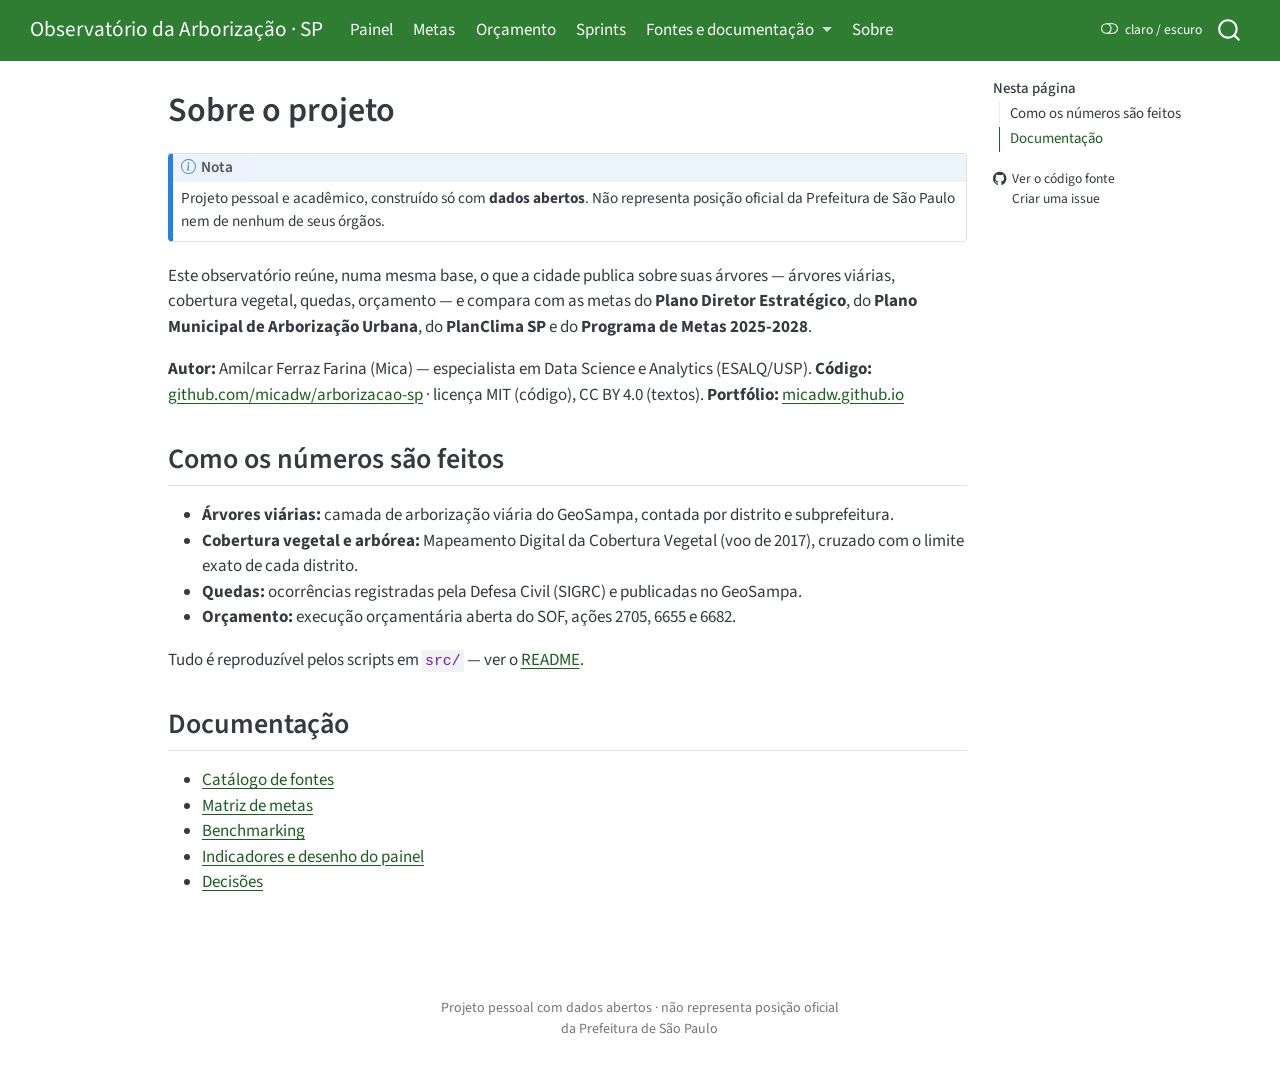
<file: sobre.html>
<!DOCTYPE html>
<html xmlns="http://www.w3.org/1999/xhtml" lang="pt-BR" xml:lang="pt-BR"><head>

<meta charset="utf-8">
<meta name="generator" content="quarto-1.11.9">

<meta name="viewport" content="width=device-width, initial-scale=1.0, user-scalable=yes">


<title>Sobre o projeto – Observatório da Arborização · SP</title>
<style>
/* Default styles provided by pandoc.
** See https://pandoc.org/MANUAL.html#variables-for-html for config info.
*/
span.smallcaps{font-variant: small-caps;}
div.columns{display: flex; gap: 1.5em;}
div.column{flex: auto;}
@media screen {
div.columns{gap: min(4vw, 1.5em);}
div.column{overflow-x: auto;}
}
div.hanging-indent{margin-left: 1.5em; text-indent: -1.5em;}
ul.task-list{list-style: none;}
ul.task-list li input[type="checkbox"] {
  width: 0.8em;
  margin: 0 0.8em 0.2em -1em; /* quarto-specific, see https://github.com/quarto-dev/quarto-cli/issues/4556 */ 
  vertical-align: middle;
}
</style>


<script src="site_libs/quarto-nav/quarto-nav.js"></script>
<script src="site_libs/quarto-nav/headroom.min.js"></script>
<script src="site_libs/clipboard/clipboard.min.js"></script>
<script src="site_libs/quarto-search/autocomplete.umd.js"></script>
<script src="site_libs/quarto-search/fuse.min.js"></script>
<script src="site_libs/quarto-search/quarto-search.js"></script>
<meta name="quarto:offset" content="./">
<script src="site_libs/quarto-html/quarto.js" type="module"></script>
<script src="site_libs/quarto-html/tabsets/tabsets.js" type="module"></script>
<script src="site_libs/quarto-html/scrollable-regions/scrollable-regions.js" type="module"></script>
<script src="site_libs/quarto-html/popper.min.js"></script>
<script src="site_libs/quarto-html/tippy.umd.min.js"></script>
<script src="site_libs/quarto-html/anchor.min.js"></script>
<link href="site_libs/quarto-html/tippy.css" rel="stylesheet">
<link href="site_libs/quarto-html/quarto-syntax-highlighting-63b5708e65d6cd79cd7618c58d0c21e7.css" rel="stylesheet" class="quarto-color-scheme" id="quarto-text-highlighting-styles">
<link href="site_libs/quarto-html/quarto-syntax-highlighting-dark-447e42e69aaa9833c0ba1b986f430b20.css" rel="stylesheet" class="quarto-color-scheme quarto-color-alternate" id="quarto-text-highlighting-styles">
<link href="site_libs/quarto-html/quarto-syntax-highlighting-63b5708e65d6cd79cd7618c58d0c21e7.css" rel="stylesheet" class="quarto-color-scheme-extra" id="quarto-text-highlighting-styles">
<script src="site_libs/bootstrap/bootstrap.min.js"></script>
<link href="site_libs/bootstrap/bootstrap-icons.css" rel="stylesheet">
<link href="site_libs/bootstrap/bootstrap-97ff3283ae1b8763fce2c56c4088be0c.min.css" rel="stylesheet" append-hash="true" class="quarto-color-scheme" id="quarto-bootstrap" data-mode="light">
<link href="site_libs/bootstrap/bootstrap-dark-fb5eb58245a983c05053aa1c0c58f8da.min.css" rel="stylesheet" append-hash="true" class="quarto-color-scheme quarto-color-alternate" id="quarto-bootstrap" data-mode="dark">
<link href="site_libs/bootstrap/bootstrap-97ff3283ae1b8763fce2c56c4088be0c.min.css" rel="stylesheet" append-hash="true" class="quarto-color-scheme-extra" id="quarto-bootstrap" data-mode="light">
<script id="quarto-search-options" type="application/json">{
  "location": "navbar",
  "copy-button": false,
  "collapse-after": 3,
  "panel-placement": "end",
  "type": "overlay",
  "limit": 50,
  "keyboard-shortcut": [
    "f",
    "/",
    "s"
  ],
  "show-item-context": false,
  "language": {
    "search-no-results-text": "Nenhum resultado",
    "search-matching-documents-text": "documentos correspondentes",
    "search-copy-link-title": "Copiar link para a busca",
    "search-hide-matches-text": "Esconder correspondências adicionais",
    "search-more-match-text": "mais correspondência neste documento",
    "search-more-matches-text": "mais correspondências neste documento",
    "search-clear-button-title": "Limpar",
    "search-text-placeholder": "",
    "search-detached-cancel-button-title": "Cancelar",
    "search-submit-button-title": "Enviar",
    "search-label": "Procurar"
  }
}</script>


</head>

<body class="nav-fixed quarto-light"><a id="quarto-skip-link" class="visually-hidden-focusable" href="#quarto-document-content">Pular para o conteúdo principal</a><script id="quarto-html-before-body" type="application/javascript">
    const toggleBodyColorMode = (bsSheetEl) => {
      const mode = bsSheetEl.getAttribute("data-mode");
      const bodyEl = window.document.querySelector("body");
      if (mode === "dark") {
        bodyEl.classList.add("quarto-dark");
        bodyEl.classList.remove("quarto-light");
      } else {
        bodyEl.classList.add("quarto-light");
        bodyEl.classList.remove("quarto-dark");
      }
    }
    const toggleBodyColorPrimary = () => {
      const bsSheetEl = window.document.querySelector("link#quarto-bootstrap:not([rel=disabled-stylesheet])");
      if (bsSheetEl) {
        toggleBodyColorMode(bsSheetEl);
      }
    }
    const setColorSchemeToggle = (alternate) => {
      const toggles = window.document.querySelectorAll('.quarto-color-scheme-toggle');
      for (let i=0; i < toggles.length; i++) {
        const toggle = toggles[i];
        if (toggle) {
          toggle.setAttribute("aria-checked", alternate ? "true" : "false");
          if (alternate) {
            toggle.classList.add("alternate");
          } else {
            toggle.classList.remove("alternate");
          }
        }
      }
    };
    const toggleColorMode = (alternate) => {
      // Switch the stylesheets
      const primaryStylesheets = window.document.querySelectorAll('link.quarto-color-scheme:not(.quarto-color-alternate)');
      const alternateStylesheets = window.document.querySelectorAll('link.quarto-color-scheme.quarto-color-alternate');
      manageTransitions('#quarto-margin-sidebar .nav-link', false);
      if (alternate) {
        // note: dark is layered on light, we don't disable primary!
        enableStylesheet(alternateStylesheets);
        for (const sheetNode of alternateStylesheets) {
          if (sheetNode.id === "quarto-bootstrap") {
            toggleBodyColorMode(sheetNode);
          }
        }
      } else {
        disableStylesheet(alternateStylesheets);
        enableStylesheet(primaryStylesheets)
        toggleBodyColorPrimary();
      }
      manageTransitions('#quarto-margin-sidebar .nav-link', true);
      // Switch the toggles
      setColorSchemeToggle(alternate)
    }
    // Hack to workaround the fact that safari doesn't
    // properly recolor the scrollbar when toggling (#1455).
    // Not run on load: stylesheets are set before first paint there, and
    // scrolling would undo the scroll to a URL fragment (#14973).
    // The one pixel nudge keeps the reader where they were.
    const refreshSafariScrollbar = () => {
      if (navigator.userAgent.indexOf('Safari') > 0 && navigator.userAgent.indexOf('Chrome') == -1) {
        manageTransitions("body", false);
        const scrollY = window.scrollY;
        window.scrollTo(0, scrollY > 0 ? scrollY - 1 : 1);
        setTimeout(() => {
          window.scrollTo(0, scrollY);
          manageTransitions("body", true);
        }, 40);
      }
    }
    const disableStylesheet = (stylesheets) => {
      for (let i=0; i < stylesheets.length; i++) {
        const stylesheet = stylesheets[i];
        stylesheet.rel = 'disabled-stylesheet';
      }
    }
    const enableStylesheet = (stylesheets) => {
      for (let i=0; i < stylesheets.length; i++) {
        const stylesheet = stylesheets[i];
        if(stylesheet.rel !== 'stylesheet') { // for Chrome, which will still FOUC without this check
          stylesheet.rel = 'stylesheet';
        }
      }
    }
    const manageTransitions = (selector, allowTransitions) => {
      const els = window.document.querySelectorAll(selector);
      for (let i=0; i < els.length; i++) {
        const el = els[i];
        if (allowTransitions) {
          el.classList.remove('notransition');
        } else {
          el.classList.add('notransition');
        }
      }
    }
    const isFileUrl = () => {
      return window.location.protocol === 'file:';
    }
    const hasAlternateSentinel = () => {
      let styleSentinel = getColorSchemeSentinel();
      if (styleSentinel !== null) {
        return styleSentinel === "alternate";
      } else {
        return false;
      }
    }
    const setStyleSentinel = (alternate) => {
      const value = alternate ? "alternate" : "default";
      if (!isFileUrl()) {
        window.localStorage.setItem("quarto-color-scheme", value);
      } else {
        localAlternateSentinel = value;
      }
    }
    const getColorSchemeSentinel = () => {
      if (!isFileUrl()) {
        const storageValue = window.localStorage.getItem("quarto-color-scheme");
        return storageValue != null ? storageValue : localAlternateSentinel;
      } else {
        return localAlternateSentinel;
      }
    }
    const toggleGiscusIfUsed = (isAlternate, darkModeDefault) => {
      const baseTheme = document.querySelector('#giscus-base-theme')?.value ?? 'light';
      const alternateTheme = document.querySelector('#giscus-alt-theme')?.value ?? 'dark';
      let newTheme = '';
      if(authorPrefersDark) {
        newTheme = isAlternate ? baseTheme : alternateTheme;
      } else {
        newTheme = isAlternate ? alternateTheme : baseTheme;
      }
      const changeGiscusTheme = () => {
        // From: https://github.com/giscus/giscus/issues/336
        const sendMessage = (message) => {
          const iframe = document.querySelector('iframe.giscus-frame');
          if (!iframe) return;
          iframe.contentWindow.postMessage({ giscus: message }, 'https://giscus.app');
        }
        sendMessage({
          setConfig: {
            theme: newTheme
          }
        });
      }
      const isGiscussLoaded = window.document.querySelector('iframe.giscus-frame') !== null;
      if (isGiscussLoaded) {
        changeGiscusTheme();
      }
    };
    const authorPrefersDark = false;
    const queryPrefersDark = window.matchMedia('(prefers-color-scheme: dark)');
    const darkModeDefault = queryPrefersDark.matches;
      document.querySelector('link#quarto-text-highlighting-styles.quarto-color-scheme-extra').rel = 'disabled-stylesheet';
      document.querySelector('link#quarto-bootstrap.quarto-color-scheme-extra').rel = 'disabled-stylesheet';
    let localAlternateSentinel = darkModeDefault ? 'alternate' : 'default';
    // Dark / light mode switch
    window.quartoToggleColorScheme = () => {
      // Read the current dark / light value
      let toAlternate = !hasAlternateSentinel();
      toggleColorMode(toAlternate);
      refreshSafariScrollbar();
      setStyleSentinel(toAlternate);
      toggleGiscusIfUsed(toAlternate, darkModeDefault);
      window.dispatchEvent(new Event('resize'));
    };
    queryPrefersDark.addEventListener("change", e => {
      if(window.localStorage.getItem("quarto-color-scheme") !== null)
        return;
      const alternate = e.matches
      toggleColorMode(alternate);
      refreshSafariScrollbar();
      localAlternateSentinel = e.matches ? 'alternate' : 'default'; // this is used alongside local storage!
      toggleGiscusIfUsed(alternate, darkModeDefault);
    });
    // Switch to dark mode if need be
    if (hasAlternateSentinel()) {
      toggleColorMode(true);
    } else {
      toggleColorMode(false);
    }
  </script>

<div id="quarto-search-results"></div>
  <header id="quarto-header" class="headroom fixed-top">
    <nav class="navbar navbar-expand-lg " data-bs-theme="dark" aria-label="Site">
      <div class="navbar-container container-fluid">
      <div class="navbar-brand-container mx-auto">
    <a class="navbar-brand" href="./index.html">
    <span class="navbar-title">Observatório da Arborização · SP</span>
    </a>
  </div>
          <button class="navbar-toggler" type="button" data-bs-toggle="collapse" data-bs-target="#navbarCollapse" aria-controls="navbarCollapse" aria-expanded="false" aria-label="Alternar de navegação" onclick="if (window.quartoToggleHeadroom) { window.quartoToggleHeadroom(); }">
  <span class="navbar-toggler-icon"></span>
</button>
          <div class="collapse navbar-collapse" id="navbarCollapse">
            <ul class="navbar-nav navbar-nav-scroll me-auto">
  <li class="nav-item">
    <a class="nav-link" href="./index.html"> 
<span class="menu-text">Painel</span></a>
  </li>  
  <li class="nav-item">
    <a class="nav-link" href="./metas.html"> 
<span class="menu-text">Metas</span></a>
  </li>  
  <li class="nav-item">
    <a class="nav-link" href="./orcamento.html"> 
<span class="menu-text">Orçamento</span></a>
  </li>  
  <li class="nav-item">
    <a class="nav-link" href="./sprints.html"> 
<span class="menu-text">Sprints</span></a>
  </li>  
  <li class="nav-item dropdown ">
    <a class="nav-link dropdown-toggle" href="#" id="nav-menu-fontes-e-documentação" role="link" data-bs-toggle="dropdown" aria-expanded="false">
 <span class="menu-text">Fontes e documentação</span>
    </a>
    <ul class="dropdown-menu" aria-labelledby="nav-menu-fontes-e-documentação">    
        <li>
    <a class="dropdown-item" href="./docs/01_catalogo_fontes.html">
 <span class="dropdown-text">Catálogo de fontes</span></a>
  </li>  
        <li>
    <a class="dropdown-item" href="./docs/02_matriz_metas.html">
 <span class="dropdown-text">Matriz de metas</span></a>
  </li>  
        <li>
    <a class="dropdown-item" href="./docs/03_benchmarking.html">
 <span class="dropdown-text">Benchmarking de painéis</span></a>
  </li>  
        <li>
    <a class="dropdown-item" href="./docs/04_indicadores_painel.html">
 <span class="dropdown-text">Indicadores e desenho do painel</span></a>
  </li>  
        <li>
    <a class="dropdown-item" href="./docs/decisoes.html">
 <span class="dropdown-text">Registro de decisões</span></a>
  </li>  
    </ul>
  </li>
  <li class="nav-item">
    <a class="nav-link active" href="./sobre.html" aria-current="page"> 
<span class="menu-text">Sobre</span></a>
  </li>  
</ul>
          </div> <!-- /navcollapse -->
            <div class="quarto-navbar-tools">
  <button type="button" role="switch" aria-checked="false" class="quarto-color-scheme-toggle quarto-navigation-tool  px-1" onclick="window.quartoToggleColorScheme(); return false;" title="Alternar modo escuro" aria-label="Alternar modo escuro"><i class="bi"></i></button>
</div>
            <div id="quarto-search" class="" title="Procurar"></div>
      </div> <!-- /container-fluid -->
    </nav>
</header>
<!-- content -->
<div id="quarto-content" class="quarto-container page-columns page-rows-contents page-layout-article page-navbar">
<!-- sidebar -->
<!-- margin-sidebar -->
    <div id="quarto-margin-sidebar" class="sidebar margin-sidebar">
        <nav id="TOC" role="doc-toc" aria-labelledby="toc-title" class="toc-active">
    <h2 id="toc-title">Nesta página</h2>
   
  <ul>
  <li><a href="#como-os-números-são-feitos" id="toc-como-os-números-são-feitos" class="nav-link active" data-scroll-target="#como-os-números-são-feitos">Como os números são feitos</a></li>
  <li><a href="#documentação" id="toc-documentação" class="nav-link" data-scroll-target="#documentação">Documentação</a></li>
  </ul>
<div class="toc-actions"><ul><li><a href="https://github.com/micadw/arborizacao-sp/blob/main/sobre.qmd" class="toc-action"><i class="bi bi-github"></i>Ver o código fonte</a></li><li><a href="https://github.com/micadw/arborizacao-sp/issues/new" class="toc-action"><i class="bi empty"></i>Criar uma issue</a></li></ul></div></nav>
    </div>
<!-- main -->
<main class="content" id="quarto-document-content" tabindex="-1">


<header id="title-block-header" class="quarto-title-block default">
<div class="quarto-title">
<h1 class="title">Sobre o projeto</h1>
</div>



<div class="quarto-title-meta">

    
  
    
  </div>
  


</header>


<div class="callout callout-style-default callout-note callout-titled">
<div class="callout-header d-flex align-content-center">
<div class="callout-icon-container">
<i class="callout-icon"></i>
</div>
<div class="callout-title-container flex-fill">
Nota
</div>
</div>
<div class="callout-body-container callout-body">
<p>Projeto pessoal e acadêmico, construído só com <strong>dados abertos</strong>. Não representa posição oficial da Prefeitura de São Paulo nem de nenhum de seus órgãos.</p>
</div>
</div>
<p>Este observatório reúne, numa mesma base, o que a cidade publica sobre suas árvores — árvores viárias, cobertura vegetal, quedas, orçamento — e compara com as metas do <strong>Plano Diretor Estratégico</strong>, do <strong>Plano Municipal de Arborização Urbana</strong>, do <strong>PlanClima SP</strong> e do <strong>Programa de Metas 2025-2028</strong>.</p>
<p><strong>Autor:</strong> Amilcar Ferraz Farina (Mica) — especialista em Data Science e Analytics (ESALQ/USP). <strong>Código:</strong> <a href="https://github.com/micadw/arborizacao-sp">github.com/micadw/arborizacao-sp</a> · licença MIT (código), CC BY 4.0 (textos). <strong>Portfólio:</strong> <a href="https://micadw.github.io/">micadw.github.io</a></p>
<section id="como-os-números-são-feitos" class="level2">
<h2 class="anchored" data-anchor-id="como-os-números-são-feitos">Como os números são feitos</h2>
<ul>
<li><strong>Árvores viárias:</strong> camada de arborização viária do GeoSampa, contada por distrito e subprefeitura.</li>
<li><strong>Cobertura vegetal e arbórea:</strong> Mapeamento Digital da Cobertura Vegetal (voo de 2017), cruzado com o limite exato de cada distrito.</li>
<li><strong>Quedas:</strong> ocorrências registradas pela Defesa Civil (SIGRC) e publicadas no GeoSampa.</li>
<li><strong>Orçamento:</strong> execução orçamentária aberta do SOF, ações 2705, 6655 e 6682.</li>
</ul>
<p>Tudo é reproduzível pelos scripts em <code>src/</code> — ver o <a href="https://github.com/micadw/arborizacao-sp#como-reproduzir">README</a>.</p>
</section>
<section id="documentação" class="level2">
<h2 class="anchored" data-anchor-id="documentação">Documentação</h2>
<ul>
<li><a href="./docs/01_catalogo_fontes.html">Catálogo de fontes</a></li>
<li><a href="./docs/02_matriz_metas.html">Matriz de metas</a></li>
<li><a href="./docs/03_benchmarking.html">Benchmarking</a></li>
<li><a href="./docs/04_indicadores_painel.html">Indicadores e desenho do painel</a></li>
<li><a href="./docs/decisoes.html">Decisões</a></li>
</ul>


</section>

</main> <!-- /main -->
<script id="quarto-html-after-body" type="application/javascript">
  window.document.addEventListener("DOMContentLoaded", function (event) {
    // Ensure there is a toggle, if there isn't float one in the top right
    if (window.document.querySelector('.quarto-color-scheme-toggle') === null) {
      const toggle = window.document.createElement('button');
      toggle.type = "button";
      toggle.setAttribute("role", "switch");
      toggle.setAttribute("aria-checked", "false");
      toggle.classList.add('top-right');
      toggle.classList.add('quarto-color-scheme-toggle');
      toggle.setAttribute("aria-label", "Alternar modo escuro");
      toggle.onclick = function() { try { window.quartoToggleColorScheme(); } catch {} return false; };
      const i = window.document.createElement("i");
      i.classList.add('bi');
      toggle.appendChild(i);
      // Put the toggle in a landmark of its own, so that landmark navigation
      // can reach it.
      //
      // The container is always a fresh direct child of body, and the toggle is
      // never moved into page furniture that the theme or the author controls.
      // The toggle is positioned against the page, so any ancestor that
      // establishes a containing block captures it: a positioned element or a
      // grid for position: absolute, and transform, filter, will-change or
      // contain for position: fixed. A direct child of body has none of these
      // to inherit, and the shift when one appears is silent and visual.
      //
      // ARIA says a document should have at most one banner, and axe reports a
      // duplicate whether or not the banners carry distinct labels. So use a
      // header when the page has no banner yet, and a named region otherwise.
      //
      // A header is a banner wherever it sits, unless it is inside sectioning
      // content, so this cannot just look at the children of body: a custom
      // page layout wraps the title block header in a plain div. An explicit
      // role="banner" always counts.
      const sectioning = 'article, aside, main, nav, section, [role="article"], [role="complementary"], [role="main"], [role="navigation"], [role="region"]';
      const hasBanner = Array.from(
        window.document.querySelectorAll('header:not([role]), [role="banner"]')
      ).some(function(el) {
        return el.hasAttribute("role") || el.closest(sectioning) === null;
      });
      const container = window.document.createElement(hasBanner ? "div" : "header");
      if (hasBanner) {
        container.setAttribute("role", "region");
        container.setAttribute("aria-label", "Alternar modo escuro");
      }
      container.classList.add('quarto-color-scheme-toggle-container');
      container.appendChild(toggle);
      window.document.body.appendChild(container);
    }
    setColorSchemeToggle(hasAlternateSentinel())
    const icon = "";
    const anchorJS = new window.AnchorJS();
    anchorJS.options = {
      placement: 'right',
      icon: icon
    };
    anchorJS.add('.anchored');
    const isCodeAnnotation = (el) => {
      for (const clz of el.classList) {
        if (clz.startsWith('code-annotation-')) {                     
          return true;
        }
      }
      return false;
    }
    const onCopySuccess = function(e) {
      // button target
      const button = e.trigger;
      // don't keep focus
      button.blur();
      // flash "checked"
      button.classList.add('code-copy-button-checked');
      var currentTitle = button.getAttribute("title");
      button.setAttribute("title", "Copiada");
      let tooltip;
      if (window.bootstrap) {
        button.setAttribute("data-bs-toggle", "tooltip");
        button.setAttribute("data-bs-placement", "left");
        button.setAttribute("data-bs-title", "Copiada");
        tooltip = new bootstrap.Tooltip(button, 
          { trigger: "manual", 
            customClass: "code-copy-button-tooltip",
            offset: [0, -8]});
        tooltip.show();    
      }
      setTimeout(function() {
        if (tooltip) {
          tooltip.hide();
          button.removeAttribute("data-bs-title");
          button.removeAttribute("data-bs-toggle");
          button.removeAttribute("data-bs-placement");
        }
        button.setAttribute("title", currentTitle);
        button.classList.remove('code-copy-button-checked');
      }, 1000);
      // clear code selection
      e.clearSelection();
    }
    const getTextToCopy = function(trigger) {
      const outerScaffold = trigger.parentElement.cloneNode(true);
      const codeEl = outerScaffold.querySelector('code');
      for (const childEl of codeEl.children) {
        if (isCodeAnnotation(childEl)) {
          childEl.remove();
        }
      }
      return codeEl.innerText;
    }
    const clipboard = new window.ClipboardJS('.code-copy-button:not([data-in-quarto-modal])', {
      text: getTextToCopy
    });
    clipboard.on('success', onCopySuccess);
    if (window.document.getElementById('quarto-embedded-source-code-modal')) {
      const clipboardModal = new window.ClipboardJS('.code-copy-button[data-in-quarto-modal]', {
        text: getTextToCopy,
        container: window.document.getElementById('quarto-embedded-source-code-modal')
      });
      clipboardModal.on('success', onCopySuccess);
    }
      var localhostRegex = new RegExp(/^(?:http|https):\/\/localhost\:?[0-9]*\//);
      var mailtoRegex = new RegExp(/^mailto:/);
        var filterRegex = new RegExp("https:\/\/micadw\.github\.io\/arborizacao-sp");
      var isInternal = (href) => {
          return filterRegex.test(href) || localhostRegex.test(href) || mailtoRegex.test(href);
      }
      // Inspect non-navigation links and adorn them if external
      window.quartoDecorateExternalLinks = function (root) {
     var links = (root || window.document).querySelectorAll('a[href]:not(.nav-link):not(.navbar-brand):not(.toc-action):not(.sidebar-link):not(.sidebar-item-toggle):not(.pagination-link):not(.no-external):not([aria-hidden]):not(.dropdown-item):not(.quarto-navigation-tool):not(.about-link)');
      for (var i=0; i<links.length; i++) {
        const link = links[i];
        if (!isInternal(link.href)) {
          // undo the damage that might have been done by quarto-nav.js in the case of
          // links that we want to consider external
          if (link.dataset.originalHref !== undefined) {
            link.href = link.dataset.originalHref;
          }
          if (!link.classList.contains('no-external-icon')) {
          }
        }
      }
      };
      window.quartoDecorateExternalLinks(window.document);
    // Esc closes the popup (WCAG 1.4.13) and focus leaving both trigger and
    // popup closes it (WCAG 2.4.11); tippy handles neither for interactive popups.
    const hideOnEscAndFocusOut = {
      name: 'hideOnEscAndFocusOut',
      defaultValue: true,
      fn(instance) {
        const dismiss = () => {
          // A show scheduled by the trigger delay would otherwise reopen it
          instance.clearDelayTimeouts();
          instance.hide();
        };
        const onKeyDown = (event) => {
          if (event.key !== 'Escape') {
            return;
          }
          // Keep Esc from also reaching page handlers (e.g. reveal.js overview),
          // except an open reveal.js slide menu, which Esc should close too.
          // The menu handles keys only when its keyboard option is on.
          const menuHandlesEsc = window.Reveal?.getPlugin?.('menu')?.isOpen() &&
            window.Reveal.getConfig().menu?.keyboard !== false;
          if (!menuHandlesEsc) {
            event.stopPropagation();
          }
          if (instance.popper.contains(window.document.activeElement)) {
            // Disabled while refocusing so the focus trigger does not reopen it
            instance.disable();
            instance.reference.focus();
            instance.enable();
          }
          dismiss();
        };
        const onFocusOut = (event) => {
          const target = event.relatedTarget;
          if (target && !instance.reference.contains(target) &&
              !instance.popper.contains(target)) {
            dismiss();
          }
        };
        // On the trigger too: a click trigger (code-annotations: select) has no
        // blur handling. Attached for the instance's lifetime so leaving the
        // trigger also cancels a show still pending on the trigger delay.
        instance.reference.addEventListener('focusout', onFocusOut);
        return {
          onShow() {
            window.document.addEventListener('keydown', onKeyDown, true);
            instance.popper.addEventListener('focusout', onFocusOut);
          },
          onHide() {
            window.document.removeEventListener('keydown', onKeyDown, true);
            instance.popper.removeEventListener('focusout', onFocusOut);
          },
          onDestroy() {
            instance.reference.removeEventListener('focusout', onFocusOut);
          },
        };
      },
    };
    function tippyHover(el, contentFn, onTriggerFn, onUntriggerFn) {
      const config = {
        allowHTML: true,
        maxWidth: 500,
        delay: 100,
        arrow: false,
        appendTo: function(el) {
            return el.parentElement;
        },
        interactive: true,
        interactiveBorder: 10,
        theme: 'quarto',
        placement: 'bottom-start',
        plugins: [hideOnEscAndFocusOut],
      };
      if (contentFn) {
        config.content = contentFn;
      }
      if (onTriggerFn) {
        config.onTrigger = onTriggerFn;
      }
      if (onUntriggerFn) {
        config.onUntrigger = onUntriggerFn;
      }
      window.tippy(el, config); 
    }
    const noterefs = window.document.querySelectorAll('a[role="doc-noteref"]');
    for (var i=0; i<noterefs.length; i++) {
      const ref = noterefs[i];
      tippyHover(ref, function() {
        // use id or data attribute instead here
        let href = ref.getAttribute('data-footnote-href') || ref.getAttribute('href');
        try { href = new URL(href).hash; } catch {}
        const id = href.replace(/^#\/?/, "");
        const note = window.document.getElementById(id);
        if (note) {
          return note.innerHTML;
        } else {
          return "";
        }
      });
    }
    const xrefs = window.document.querySelectorAll('a.quarto-xref');
    const processXRef = (id, note) => {
      // Strip column container classes
      const stripColumnClz = (el) => {
        el.classList.remove("page-full", "page-columns");
        if (el.children) {
          for (const child of el.children) {
            stripColumnClz(child);
          }
        }
      }
      stripColumnClz(note)
      if (id === null || id.startsWith('sec-')) {
        // Special case sections, only their first couple elements
        const container = document.createElement("div");
        if (note.children && note.children.length > 2) {
          container.appendChild(note.children[0].cloneNode(true));
          for (let i = 1; i < note.children.length; i++) {
            const child = note.children[i];
            if (child.tagName === "P" && child.innerText === "") {
              continue;
            } else {
              container.appendChild(child.cloneNode(true));
              break;
            }
          }
          if (window.Quarto?.typesetMath) {
            window.Quarto.typesetMath(container);
          }
          return container.innerHTML
        } else {
          if (window.Quarto?.typesetMath) {
            window.Quarto.typesetMath(note);
          }
          return note.innerHTML;
        }
      } else {
        // Remove any anchor links if they are present
        const anchorLink = note.querySelector('a.anchorjs-link');
        if (anchorLink) {
          anchorLink.remove();
        }
        if (window.Quarto?.typesetMath) {
          window.Quarto.typesetMath(note);
        }
        if (note.classList.contains("callout")) {
          return note.outerHTML;
        } else {
          return note.innerHTML;
        }
      }
    }
    for (var i=0; i<xrefs.length; i++) {
      const xref = xrefs[i];
      tippyHover(xref, undefined, function(instance) {
        instance.disable();
        let url = xref.getAttribute('href');
        let hash = undefined; 
        if (url.startsWith('#')) {
          hash = url;
        } else {
          try { hash = new URL(url).hash; } catch {}
        }
        if (hash) {
          const id = hash.replace(/^#\/?/, "");
          const note = window.document.getElementById(id);
          if (note !== null) {
            try {
              const html = processXRef(id, note.cloneNode(true));
              instance.setContent(html);
            } finally {
              instance.enable();
              instance.show();
            }
          } else {
            // See if we can fetch this
            fetch(url.split('#')[0])
            .then(res => res.text())
            .then(html => {
              const parser = new DOMParser();
              const htmlDoc = parser.parseFromString(html, "text/html");
              const note = htmlDoc.getElementById(id);
              if (note !== null) {
                const html = processXRef(id, note);
                instance.setContent(html);
              } 
            }).finally(() => {
              instance.enable();
              instance.show();
            });
          }
        } else {
          // See if we can fetch a full url (with no hash to target)
          // This is a special case and we should probably do some content thinning / targeting
          fetch(url)
          .then(res => res.text())
          .then(html => {
            const parser = new DOMParser();
            const htmlDoc = parser.parseFromString(html, "text/html");
            const note = htmlDoc.querySelector('main.content');
            if (note !== null) {
              // This should only happen for chapter cross references
              // (since there is no id in the URL)
              // remove the first header
              if (note.children.length > 0 && note.children[0].tagName === "HEADER") {
                note.children[0].remove();
              }
              const html = processXRef(null, note);
              instance.setContent(html);
            } 
          }).finally(() => {
            instance.enable();
            instance.show();
          });
        }
      }, function(instance) {
      });
    }
        let selectedAnnoteEl;
        const selectorForAnnotation = ( cell, annotation) => {
          let cellAttr = 'data-code-cell="' + cell + '"';
          let lineAttr = 'data-code-annotation="' +  annotation + '"';
          const selector = 'span[' + cellAttr + '][' + lineAttr + ']';
          return selector;
        }
        const selectCodeLines = (annoteEl) => {
          const doc = window.document;
          const targetCell = annoteEl.getAttribute("data-target-cell");
          const targetAnnotation = annoteEl.getAttribute("data-target-annotation");
          const annoteSpan = window.document.querySelector(selectorForAnnotation(targetCell, targetAnnotation));
          const lines = annoteSpan.getAttribute("data-code-lines").split(",");
          const lineIds = lines.map((line) => {
            return targetCell + "-" + line;
          })
          // Each band is positioned against its own containing block, which is
          // not the offsetParent of the lines, so place it from client rects.
          const placeBand = (band, firstEl, lastEl, codeBlock) => {
            const container = band.offsetParent;
            if (container === null) {
              return;
            }
            const containerRect = container.getBoundingClientRect();
            // Reveal.js scales slides with a transform, so convert client
            // pixels back to the CSS pixels of the container.
            const scale = containerRect.height / container.offsetHeight || 1;
            const firstRect = firstEl.getBoundingClientRect();
            const lastRect = lastEl.getBoundingClientRect();
            const top = (firstRect.top - containerRect.top) / scale - container.clientTop + container.scrollTop;
            const height = (lastRect.bottom - firstRect.top) / scale;
            band.style.top = top - 2 + "px";
            band.style.height = height + 4 + "px";
            if (codeBlock) {
              // Without the copy button wrapper, the containing block is wider
              // than the code block, so span the code block explicitly.
              const blockRect = codeBlock.getBoundingClientRect();
              band.style.left = (blockRect.left - containerRect.left) / scale - container.clientLeft + container.scrollLeft + "px";
              band.style.width = blockRect.width / scale + "px";
            }
          };
          if (lineIds.length > 0) {
            const el = window.document.getElementById(lineIds[0]);
            const lastEl = window.document.getElementById(lineIds[lineIds.length - 1]);
            const parent = el.parentElement.parentElement;
            // cook up a div (if necessary) and position it
            let div = window.document.getElementById("code-annotation-line-highlight");
            if (div === null) {
              div = window.document.createElement("div");
              div.setAttribute("id", "code-annotation-line-highlight");
              div.style.position = 'absolute';
              parent.appendChild(div);
            }
            placeBand(div, el, lastEl, parent.closest("div.sourceCode") || parent);
            let gutterDiv = window.document.getElementById("code-annotation-line-highlight-gutter");
            if (gutterDiv === null) {
              gutterDiv = window.document.createElement("div");
              gutterDiv.setAttribute("id", "code-annotation-line-highlight-gutter");
              gutterDiv.style.position = 'absolute';
              const codeCell = window.document.getElementById(targetCell);
              const gutter = codeCell.querySelector('.code-annotation-gutter');
              gutter.appendChild(gutterDiv);
            }
            placeBand(gutterDiv, el, lastEl);
            selectedAnnoteEl = annoteEl;
          }
        };
        const unselectCodeLines = () => {
          const elementsIds = ["code-annotation-line-highlight", "code-annotation-line-highlight-gutter"];
          elementsIds.forEach((elId) => {
            const div = window.document.getElementById(elId);
            if (div) {
              div.remove();
            }
          });
          selectedAnnoteEl = undefined;
        };
          // Handle positioning of the toggle
      window.addEventListener(
        "resize",
        throttle(() => {
          elRect = undefined;
          if (selectedAnnoteEl) {
            selectCodeLines(selectedAnnoteEl);
          }
        }, 10)
      );
      function throttle(fn, ms) {
      let throttle = false;
      let timer;
        return (...args) => {
          if(!throttle) { // first call gets through
              fn.apply(this, args);
              throttle = true;
          } else { // all the others get throttled
              if(timer) clearTimeout(timer); // cancel #2
              timer = setTimeout(() => {
                fn.apply(this, args);
                timer = throttle = false;
              }, ms);
          }
        };
      }
        // Attach click handler to the DT
        const annoteDls = window.document.querySelectorAll('dt[data-target-cell]');
        for (const annoteDlNode of annoteDls) {
          annoteDlNode.addEventListener('click', (event) => {
            const clickedEl = event.target;
            if (clickedEl !== selectedAnnoteEl) {
              unselectCodeLines();
              const activeEl = window.document.querySelector('dt[data-target-cell].code-annotation-active');
              if (activeEl) {
                activeEl.classList.remove('code-annotation-active');
              }
              selectCodeLines(clickedEl);
              clickedEl.classList.add('code-annotation-active');
            } else {
              // Unselect the line
              unselectCodeLines();
              clickedEl.classList.remove('code-annotation-active');
            }
          });
        }
    const findCites = (el) => {
      const parentEl = el.parentElement;
      if (parentEl) {
        const cites = parentEl.dataset.cites;
        if (cites) {
          return {
            el,
            cites: cites.split(' ')
          };
        } else {
          return findCites(el.parentElement)
        }
      } else {
        return undefined;
      }
    };
    var bibliorefs = window.document.querySelectorAll('a[role="doc-biblioref"]');
    for (var i=0; i<bibliorefs.length; i++) {
      const ref = bibliorefs[i];
      const citeInfo = findCites(ref);
      if (citeInfo) {
        tippyHover(citeInfo.el, function() {
          var popup = window.document.createElement('div');
          citeInfo.cites.forEach(function(cite) {
            var citeDiv = window.document.createElement('div');
            citeDiv.classList.add('hanging-indent');
            citeDiv.classList.add('csl-entry');
            var biblioDiv = window.document.getElementById('ref-' + cite);
            if (biblioDiv) {
              citeDiv.innerHTML = biblioDiv.innerHTML;
            }
            popup.appendChild(citeDiv);
          });
          return popup.innerHTML;
        });
      }
    }
  });
  </script>
  <script type="application/javascript">
  window.quartoScrollableRegionsLabels = {"code":"Código deslocável","output":"Saída deslocável"};
  </script>
</div> <!-- /content -->
<footer class="footer">
  <div class="nav-footer">
    <div class="nav-footer-left">
      &nbsp;
    </div>   
    <div class="nav-footer-center">
<p>Projeto pessoal com dados abertos · não representa posição oficial da Prefeitura de São Paulo</p>
<div class="toc-actions d-sm-block d-md-none"><ul><li><a href="https://github.com/micadw/arborizacao-sp/blob/main/sobre.qmd" class="toc-action"><i class="bi bi-github"></i>Ver o código fonte</a></li><li><a href="https://github.com/micadw/arborizacao-sp/issues/new" class="toc-action"><i class="bi empty"></i>Criar uma issue</a></li></ul></div></div>
    <div class="nav-footer-right">
      &nbsp;
    </div>
  </div>
</footer>




</body></html>
</file>
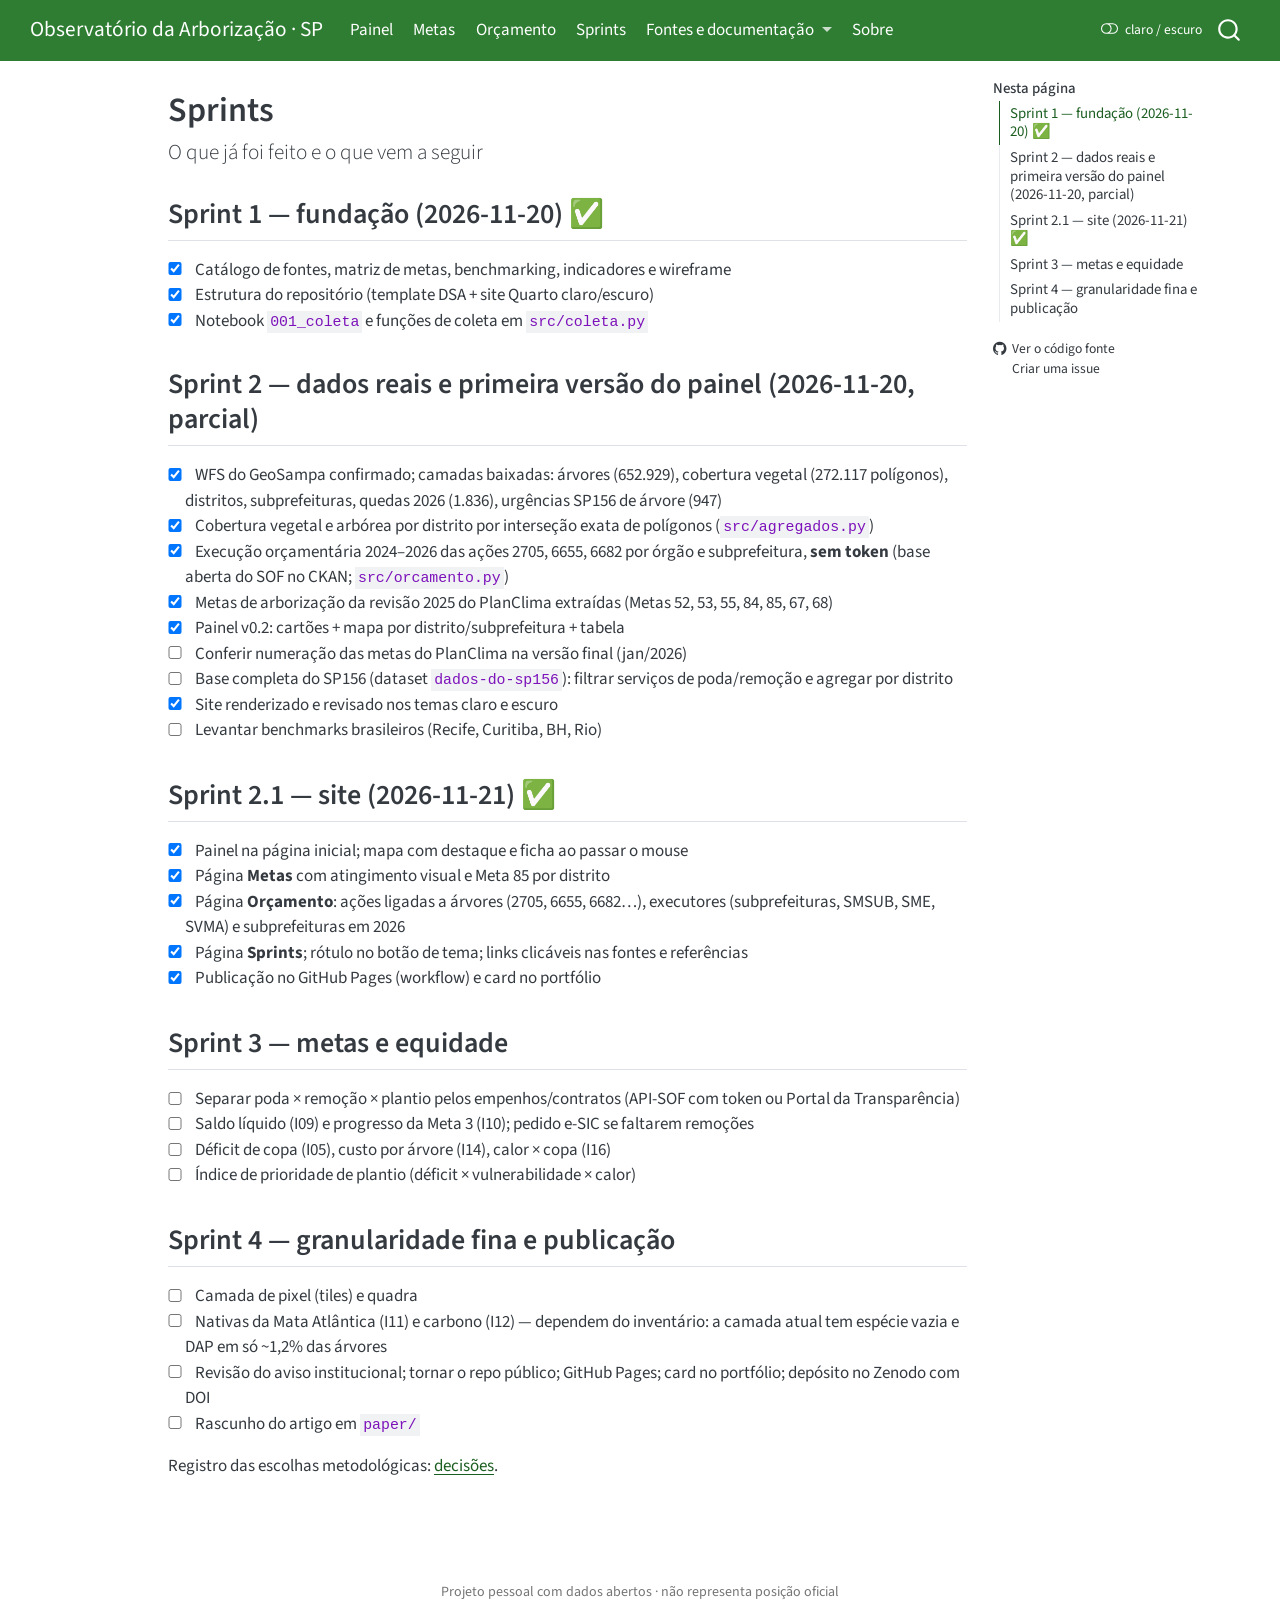
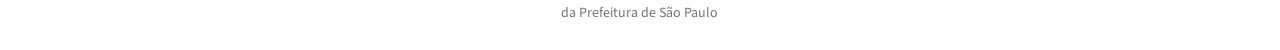
<file: sprints.html>
<!DOCTYPE html>
<html xmlns="http://www.w3.org/1999/xhtml" lang="pt-BR" xml:lang="pt-BR"><head>

<meta charset="utf-8">
<meta name="generator" content="quarto-1.11.9">

<meta name="viewport" content="width=device-width, initial-scale=1.0, user-scalable=yes">


<title>Sprints – Observatório da Arborização · SP</title>
<style>
/* Default styles provided by pandoc.
** See https://pandoc.org/MANUAL.html#variables-for-html for config info.
*/
span.smallcaps{font-variant: small-caps;}
div.columns{display: flex; gap: 1.5em;}
div.column{flex: auto;}
@media screen {
div.columns{gap: min(4vw, 1.5em);}
div.column{overflow-x: auto;}
}
div.hanging-indent{margin-left: 1.5em; text-indent: -1.5em;}
ul.task-list{list-style: none;}
ul.task-list li input[type="checkbox"] {
  width: 0.8em;
  margin: 0 0.8em 0.2em -1em; /* quarto-specific, see https://github.com/quarto-dev/quarto-cli/issues/4556 */ 
  vertical-align: middle;
}
</style>


<script src="site_libs/quarto-nav/quarto-nav.js"></script>
<script src="site_libs/quarto-nav/headroom.min.js"></script>
<script src="site_libs/clipboard/clipboard.min.js"></script>
<script src="site_libs/quarto-search/autocomplete.umd.js"></script>
<script src="site_libs/quarto-search/fuse.min.js"></script>
<script src="site_libs/quarto-search/quarto-search.js"></script>
<meta name="quarto:offset" content="./">
<script src="site_libs/quarto-html/quarto.js" type="module"></script>
<script src="site_libs/quarto-html/tabsets/tabsets.js" type="module"></script>
<script src="site_libs/quarto-html/scrollable-regions/scrollable-regions.js" type="module"></script>
<script src="site_libs/quarto-html/popper.min.js"></script>
<script src="site_libs/quarto-html/tippy.umd.min.js"></script>
<script src="site_libs/quarto-html/anchor.min.js"></script>
<link href="site_libs/quarto-html/tippy.css" rel="stylesheet">
<link href="site_libs/quarto-html/quarto-syntax-highlighting-63b5708e65d6cd79cd7618c58d0c21e7.css" rel="stylesheet" class="quarto-color-scheme" id="quarto-text-highlighting-styles">
<link href="site_libs/quarto-html/quarto-syntax-highlighting-dark-447e42e69aaa9833c0ba1b986f430b20.css" rel="stylesheet" class="quarto-color-scheme quarto-color-alternate" id="quarto-text-highlighting-styles">
<link href="site_libs/quarto-html/quarto-syntax-highlighting-63b5708e65d6cd79cd7618c58d0c21e7.css" rel="stylesheet" class="quarto-color-scheme-extra" id="quarto-text-highlighting-styles">
<script src="site_libs/bootstrap/bootstrap.min.js"></script>
<link href="site_libs/bootstrap/bootstrap-icons.css" rel="stylesheet">
<link href="site_libs/bootstrap/bootstrap-97ff3283ae1b8763fce2c56c4088be0c.min.css" rel="stylesheet" append-hash="true" class="quarto-color-scheme" id="quarto-bootstrap" data-mode="light">
<link href="site_libs/bootstrap/bootstrap-dark-fb5eb58245a983c05053aa1c0c58f8da.min.css" rel="stylesheet" append-hash="true" class="quarto-color-scheme quarto-color-alternate" id="quarto-bootstrap" data-mode="dark">
<link href="site_libs/bootstrap/bootstrap-97ff3283ae1b8763fce2c56c4088be0c.min.css" rel="stylesheet" append-hash="true" class="quarto-color-scheme-extra" id="quarto-bootstrap" data-mode="light">
<script id="quarto-search-options" type="application/json">{
  "location": "navbar",
  "copy-button": false,
  "collapse-after": 3,
  "panel-placement": "end",
  "type": "overlay",
  "limit": 50,
  "keyboard-shortcut": [
    "f",
    "/",
    "s"
  ],
  "show-item-context": false,
  "language": {
    "search-no-results-text": "Nenhum resultado",
    "search-matching-documents-text": "documentos correspondentes",
    "search-copy-link-title": "Copiar link para a busca",
    "search-hide-matches-text": "Esconder correspondências adicionais",
    "search-more-match-text": "mais correspondência neste documento",
    "search-more-matches-text": "mais correspondências neste documento",
    "search-clear-button-title": "Limpar",
    "search-text-placeholder": "",
    "search-detached-cancel-button-title": "Cancelar",
    "search-submit-button-title": "Enviar",
    "search-label": "Procurar"
  }
}</script>


</head>

<body class="nav-fixed quarto-light"><a id="quarto-skip-link" class="visually-hidden-focusable" href="#quarto-document-content">Pular para o conteúdo principal</a><script id="quarto-html-before-body" type="application/javascript">
    const toggleBodyColorMode = (bsSheetEl) => {
      const mode = bsSheetEl.getAttribute("data-mode");
      const bodyEl = window.document.querySelector("body");
      if (mode === "dark") {
        bodyEl.classList.add("quarto-dark");
        bodyEl.classList.remove("quarto-light");
      } else {
        bodyEl.classList.add("quarto-light");
        bodyEl.classList.remove("quarto-dark");
      }
    }
    const toggleBodyColorPrimary = () => {
      const bsSheetEl = window.document.querySelector("link#quarto-bootstrap:not([rel=disabled-stylesheet])");
      if (bsSheetEl) {
        toggleBodyColorMode(bsSheetEl);
      }
    }
    const setColorSchemeToggle = (alternate) => {
      const toggles = window.document.querySelectorAll('.quarto-color-scheme-toggle');
      for (let i=0; i < toggles.length; i++) {
        const toggle = toggles[i];
        if (toggle) {
          toggle.setAttribute("aria-checked", alternate ? "true" : "false");
          if (alternate) {
            toggle.classList.add("alternate");
          } else {
            toggle.classList.remove("alternate");
          }
        }
      }
    };
    const toggleColorMode = (alternate) => {
      // Switch the stylesheets
      const primaryStylesheets = window.document.querySelectorAll('link.quarto-color-scheme:not(.quarto-color-alternate)');
      const alternateStylesheets = window.document.querySelectorAll('link.quarto-color-scheme.quarto-color-alternate');
      manageTransitions('#quarto-margin-sidebar .nav-link', false);
      if (alternate) {
        // note: dark is layered on light, we don't disable primary!
        enableStylesheet(alternateStylesheets);
        for (const sheetNode of alternateStylesheets) {
          if (sheetNode.id === "quarto-bootstrap") {
            toggleBodyColorMode(sheetNode);
          }
        }
      } else {
        disableStylesheet(alternateStylesheets);
        enableStylesheet(primaryStylesheets)
        toggleBodyColorPrimary();
      }
      manageTransitions('#quarto-margin-sidebar .nav-link', true);
      // Switch the toggles
      setColorSchemeToggle(alternate)
    }
    // Hack to workaround the fact that safari doesn't
    // properly recolor the scrollbar when toggling (#1455).
    // Not run on load: stylesheets are set before first paint there, and
    // scrolling would undo the scroll to a URL fragment (#14973).
    // The one pixel nudge keeps the reader where they were.
    const refreshSafariScrollbar = () => {
      if (navigator.userAgent.indexOf('Safari') > 0 && navigator.userAgent.indexOf('Chrome') == -1) {
        manageTransitions("body", false);
        const scrollY = window.scrollY;
        window.scrollTo(0, scrollY > 0 ? scrollY - 1 : 1);
        setTimeout(() => {
          window.scrollTo(0, scrollY);
          manageTransitions("body", true);
        }, 40);
      }
    }
    const disableStylesheet = (stylesheets) => {
      for (let i=0; i < stylesheets.length; i++) {
        const stylesheet = stylesheets[i];
        stylesheet.rel = 'disabled-stylesheet';
      }
    }
    const enableStylesheet = (stylesheets) => {
      for (let i=0; i < stylesheets.length; i++) {
        const stylesheet = stylesheets[i];
        if(stylesheet.rel !== 'stylesheet') { // for Chrome, which will still FOUC without this check
          stylesheet.rel = 'stylesheet';
        }
      }
    }
    const manageTransitions = (selector, allowTransitions) => {
      const els = window.document.querySelectorAll(selector);
      for (let i=0; i < els.length; i++) {
        const el = els[i];
        if (allowTransitions) {
          el.classList.remove('notransition');
        } else {
          el.classList.add('notransition');
        }
      }
    }
    const isFileUrl = () => {
      return window.location.protocol === 'file:';
    }
    const hasAlternateSentinel = () => {
      let styleSentinel = getColorSchemeSentinel();
      if (styleSentinel !== null) {
        return styleSentinel === "alternate";
      } else {
        return false;
      }
    }
    const setStyleSentinel = (alternate) => {
      const value = alternate ? "alternate" : "default";
      if (!isFileUrl()) {
        window.localStorage.setItem("quarto-color-scheme", value);
      } else {
        localAlternateSentinel = value;
      }
    }
    const getColorSchemeSentinel = () => {
      if (!isFileUrl()) {
        const storageValue = window.localStorage.getItem("quarto-color-scheme");
        return storageValue != null ? storageValue : localAlternateSentinel;
      } else {
        return localAlternateSentinel;
      }
    }
    const toggleGiscusIfUsed = (isAlternate, darkModeDefault) => {
      const baseTheme = document.querySelector('#giscus-base-theme')?.value ?? 'light';
      const alternateTheme = document.querySelector('#giscus-alt-theme')?.value ?? 'dark';
      let newTheme = '';
      if(authorPrefersDark) {
        newTheme = isAlternate ? baseTheme : alternateTheme;
      } else {
        newTheme = isAlternate ? alternateTheme : baseTheme;
      }
      const changeGiscusTheme = () => {
        // From: https://github.com/giscus/giscus/issues/336
        const sendMessage = (message) => {
          const iframe = document.querySelector('iframe.giscus-frame');
          if (!iframe) return;
          iframe.contentWindow.postMessage({ giscus: message }, 'https://giscus.app');
        }
        sendMessage({
          setConfig: {
            theme: newTheme
          }
        });
      }
      const isGiscussLoaded = window.document.querySelector('iframe.giscus-frame') !== null;
      if (isGiscussLoaded) {
        changeGiscusTheme();
      }
    };
    const authorPrefersDark = false;
    const queryPrefersDark = window.matchMedia('(prefers-color-scheme: dark)');
    const darkModeDefault = queryPrefersDark.matches;
      document.querySelector('link#quarto-text-highlighting-styles.quarto-color-scheme-extra').rel = 'disabled-stylesheet';
      document.querySelector('link#quarto-bootstrap.quarto-color-scheme-extra').rel = 'disabled-stylesheet';
    let localAlternateSentinel = darkModeDefault ? 'alternate' : 'default';
    // Dark / light mode switch
    window.quartoToggleColorScheme = () => {
      // Read the current dark / light value
      let toAlternate = !hasAlternateSentinel();
      toggleColorMode(toAlternate);
      refreshSafariScrollbar();
      setStyleSentinel(toAlternate);
      toggleGiscusIfUsed(toAlternate, darkModeDefault);
      window.dispatchEvent(new Event('resize'));
    };
    queryPrefersDark.addEventListener("change", e => {
      if(window.localStorage.getItem("quarto-color-scheme") !== null)
        return;
      const alternate = e.matches
      toggleColorMode(alternate);
      refreshSafariScrollbar();
      localAlternateSentinel = e.matches ? 'alternate' : 'default'; // this is used alongside local storage!
      toggleGiscusIfUsed(alternate, darkModeDefault);
    });
    // Switch to dark mode if need be
    if (hasAlternateSentinel()) {
      toggleColorMode(true);
    } else {
      toggleColorMode(false);
    }
  </script>

<div id="quarto-search-results"></div>
  <header id="quarto-header" class="headroom fixed-top">
    <nav class="navbar navbar-expand-lg " data-bs-theme="dark" aria-label="Site">
      <div class="navbar-container container-fluid">
      <div class="navbar-brand-container mx-auto">
    <a class="navbar-brand" href="./index.html">
    <span class="navbar-title">Observatório da Arborização · SP</span>
    </a>
  </div>
          <button class="navbar-toggler" type="button" data-bs-toggle="collapse" data-bs-target="#navbarCollapse" aria-controls="navbarCollapse" aria-expanded="false" aria-label="Alternar de navegação" onclick="if (window.quartoToggleHeadroom) { window.quartoToggleHeadroom(); }">
  <span class="navbar-toggler-icon"></span>
</button>
          <div class="collapse navbar-collapse" id="navbarCollapse">
            <ul class="navbar-nav navbar-nav-scroll me-auto">
  <li class="nav-item">
    <a class="nav-link" href="./index.html"> 
<span class="menu-text">Painel</span></a>
  </li>  
  <li class="nav-item">
    <a class="nav-link" href="./metas.html"> 
<span class="menu-text">Metas</span></a>
  </li>  
  <li class="nav-item">
    <a class="nav-link" href="./orcamento.html"> 
<span class="menu-text">Orçamento</span></a>
  </li>  
  <li class="nav-item">
    <a class="nav-link active" href="./sprints.html" aria-current="page"> 
<span class="menu-text">Sprints</span></a>
  </li>  
  <li class="nav-item dropdown ">
    <a class="nav-link dropdown-toggle" href="#" id="nav-menu-fontes-e-documentação" role="link" data-bs-toggle="dropdown" aria-expanded="false">
 <span class="menu-text">Fontes e documentação</span>
    </a>
    <ul class="dropdown-menu" aria-labelledby="nav-menu-fontes-e-documentação">    
        <li>
    <a class="dropdown-item" href="./docs/01_catalogo_fontes.html">
 <span class="dropdown-text">Catálogo de fontes</span></a>
  </li>  
        <li>
    <a class="dropdown-item" href="./docs/02_matriz_metas.html">
 <span class="dropdown-text">Matriz de metas</span></a>
  </li>  
        <li>
    <a class="dropdown-item" href="./docs/03_benchmarking.html">
 <span class="dropdown-text">Benchmarking de painéis</span></a>
  </li>  
        <li>
    <a class="dropdown-item" href="./docs/04_indicadores_painel.html">
 <span class="dropdown-text">Indicadores e desenho do painel</span></a>
  </li>  
        <li>
    <a class="dropdown-item" href="./docs/decisoes.html">
 <span class="dropdown-text">Registro de decisões</span></a>
  </li>  
    </ul>
  </li>
  <li class="nav-item">
    <a class="nav-link" href="./sobre.html"> 
<span class="menu-text">Sobre</span></a>
  </li>  
</ul>
          </div> <!-- /navcollapse -->
            <div class="quarto-navbar-tools">
  <button type="button" role="switch" aria-checked="false" class="quarto-color-scheme-toggle quarto-navigation-tool  px-1" onclick="window.quartoToggleColorScheme(); return false;" title="Alternar modo escuro" aria-label="Alternar modo escuro"><i class="bi"></i></button>
</div>
            <div id="quarto-search" class="" title="Procurar"></div>
      </div> <!-- /container-fluid -->
    </nav>
</header>
<!-- content -->
<div id="quarto-content" class="quarto-container page-columns page-rows-contents page-layout-article page-navbar">
<!-- sidebar -->
<!-- margin-sidebar -->
    <div id="quarto-margin-sidebar" class="sidebar margin-sidebar">
        <nav id="TOC" role="doc-toc" aria-labelledby="toc-title" class="toc-active">
    <h2 id="toc-title">Nesta página</h2>
   
  <ul>
  <li><a href="#sprint-1-fundação-2026-11-20" id="toc-sprint-1-fundação-2026-11-20" class="nav-link active" data-scroll-target="#sprint-1-fundação-2026-11-20">Sprint 1 — fundação (2026-11-20) ✅</a></li>
  <li><a href="#sprint-2-dados-reais-e-primeira-versão-do-painel-2026-11-20-parcial" id="toc-sprint-2-dados-reais-e-primeira-versão-do-painel-2026-11-20-parcial" class="nav-link" data-scroll-target="#sprint-2-dados-reais-e-primeira-versão-do-painel-2026-11-20-parcial">Sprint 2 — dados reais e primeira versão do painel (2026-11-20, parcial)</a></li>
  <li><a href="#sprint-2.1-site-2026-11-21" id="toc-sprint-2.1-site-2026-11-21" class="nav-link" data-scroll-target="#sprint-2.1-site-2026-11-21">Sprint 2.1 — site (2026-11-21) ✅</a></li>
  <li><a href="#sprint-3-metas-e-equidade" id="toc-sprint-3-metas-e-equidade" class="nav-link" data-scroll-target="#sprint-3-metas-e-equidade">Sprint 3 — metas e equidade</a></li>
  <li><a href="#sprint-4-granularidade-fina-e-publicação" id="toc-sprint-4-granularidade-fina-e-publicação" class="nav-link" data-scroll-target="#sprint-4-granularidade-fina-e-publicação">Sprint 4 — granularidade fina e publicação</a></li>
  </ul>
<div class="toc-actions"><ul><li><a href="https://github.com/micadw/arborizacao-sp/blob/main/sprints.qmd" class="toc-action"><i class="bi bi-github"></i>Ver o código fonte</a></li><li><a href="https://github.com/micadw/arborizacao-sp/issues/new" class="toc-action"><i class="bi empty"></i>Criar uma issue</a></li></ul></div></nav>
    </div>
<!-- main -->
<main class="content" id="quarto-document-content" tabindex="-1">


<header id="title-block-header" class="quarto-title-block default">
<div class="quarto-title">
<h1 class="title">Sprints</h1>
<p class="subtitle lead">O que já foi feito e o que vem a seguir</p>
</div>



<div class="quarto-title-meta">

    
  
    
  </div>
  


</header>


<section id="sprint-1-fundação-2026-11-20" class="level2">
<h2 class="anchored" data-anchor-id="sprint-1-fundação-2026-11-20">Sprint 1 — fundação (2026-11-20) ✅</h2>
<ul class="task-list">
<li><label><input type="checkbox" checked="">Catálogo de fontes, matriz de metas, benchmarking, indicadores e wireframe</label></li>
<li><label><input type="checkbox" checked="">Estrutura do repositório (template DSA + site Quarto claro/escuro)</label></li>
<li><label><input type="checkbox" checked="">Notebook <code>001_coleta</code> e funções de coleta em <code>src/coleta.py</code></label></li>
</ul>
</section>
<section id="sprint-2-dados-reais-e-primeira-versão-do-painel-2026-11-20-parcial" class="level2">
<h2 class="anchored" data-anchor-id="sprint-2-dados-reais-e-primeira-versão-do-painel-2026-11-20-parcial">Sprint 2 — dados reais e primeira versão do painel (2026-11-20, parcial)</h2>
<ul class="task-list">
<li><label><input type="checkbox" checked="">WFS do GeoSampa confirmado; camadas baixadas: árvores (652.929), cobertura vegetal (272.117 polígonos), distritos, subprefeituras, quedas 2026 (1.836), urgências SP156 de árvore (947)</label></li>
<li><label><input type="checkbox" checked="">Cobertura vegetal e arbórea por distrito por interseção exata de polígonos (<code>src/agregados.py</code>)</label></li>
<li><label><input type="checkbox" checked="">Execução orçamentária 2024–2026 das ações 2705, 6655, 6682 por órgão e subprefeitura, <strong>sem token</strong> (base aberta do SOF no CKAN; <code>src/orcamento.py</code>)</label></li>
<li><label><input type="checkbox" checked="">Metas de arborização da revisão 2025 do PlanClima extraídas (Metas 52, 53, 55, 84, 85, 67, 68)</label></li>
<li><label><input type="checkbox" checked="">Painel v0.2: cartões + mapa por distrito/subprefeitura + tabela</label></li>
<li><label><input type="checkbox">Conferir numeração das metas do PlanClima na versão final (jan/2026)</label></li>
<li><label><input type="checkbox">Base completa do SP156 (dataset <code>dados-do-sp156</code>): filtrar serviços de poda/remoção e agregar por distrito</label></li>
<li><label><input type="checkbox" checked="">Site renderizado e revisado nos temas claro e escuro</label></li>
<li><label><input type="checkbox">Levantar benchmarks brasileiros (Recife, Curitiba, BH, Rio)</label></li>
</ul>
</section>
<section id="sprint-2.1-site-2026-11-21" class="level2">
<h2 class="anchored" data-anchor-id="sprint-2.1-site-2026-11-21">Sprint 2.1 — site (2026-11-21) ✅</h2>
<ul class="task-list">
<li><label><input type="checkbox" checked="">Painel na página inicial; mapa com destaque e ficha ao passar o mouse</label></li>
<li><label><input type="checkbox" checked="">Página <strong>Metas</strong> com atingimento visual e Meta 85 por distrito</label></li>
<li><label><input type="checkbox" checked="">Página <strong>Orçamento</strong>: ações ligadas a árvores (2705, 6655, 6682…), executores (subprefeituras, SMSUB, SME, SVMA) e subprefeituras em 2026</label></li>
<li><label><input type="checkbox" checked="">Página <strong>Sprints</strong>; rótulo no botão de tema; links clicáveis nas fontes e referências</label></li>
<li><label><input type="checkbox" checked="">Publicação no GitHub Pages (workflow) e card no portfólio</label></li>
</ul>
</section>
<section id="sprint-3-metas-e-equidade" class="level2">
<h2 class="anchored" data-anchor-id="sprint-3-metas-e-equidade">Sprint 3 — metas e equidade</h2>
<ul class="task-list">
<li><label><input type="checkbox">Separar poda × remoção × plantio pelos empenhos/contratos (API-SOF com token ou Portal da Transparência)</label></li>
<li><label><input type="checkbox">Saldo líquido (I09) e progresso da Meta 3 (I10); pedido e-SIC se faltarem remoções</label></li>
<li><label><input type="checkbox">Déficit de copa (I05), custo por árvore (I14), calor × copa (I16)</label></li>
<li><label><input type="checkbox">Índice de prioridade de plantio (déficit × vulnerabilidade × calor)</label></li>
</ul>
</section>
<section id="sprint-4-granularidade-fina-e-publicação" class="level2">
<h2 class="anchored" data-anchor-id="sprint-4-granularidade-fina-e-publicação">Sprint 4 — granularidade fina e publicação</h2>
<ul class="task-list">
<li><label><input type="checkbox">Camada de pixel (tiles) e quadra</label></li>
<li><label><input type="checkbox">Nativas da Mata Atlântica (I11) e carbono (I12) — dependem do inventário: a camada atual tem espécie vazia e DAP em só ~1,2% das árvores</label></li>
<li><label><input type="checkbox">Revisão do aviso institucional; tornar o repo público; GitHub Pages; card no portfólio; depósito no Zenodo com DOI</label></li>
<li><label><input type="checkbox">Rascunho do artigo em <code>paper/</code></label></li>
</ul>
<p>Registro das escolhas metodológicas: <a href="./docs/decisoes.html">decisões</a>.</p>


</section>

</main> <!-- /main -->
<script id="quarto-html-after-body" type="application/javascript">
  window.document.addEventListener("DOMContentLoaded", function (event) {
    // Ensure there is a toggle, if there isn't float one in the top right
    if (window.document.querySelector('.quarto-color-scheme-toggle') === null) {
      const toggle = window.document.createElement('button');
      toggle.type = "button";
      toggle.setAttribute("role", "switch");
      toggle.setAttribute("aria-checked", "false");
      toggle.classList.add('top-right');
      toggle.classList.add('quarto-color-scheme-toggle');
      toggle.setAttribute("aria-label", "Alternar modo escuro");
      toggle.onclick = function() { try { window.quartoToggleColorScheme(); } catch {} return false; };
      const i = window.document.createElement("i");
      i.classList.add('bi');
      toggle.appendChild(i);
      // Put the toggle in a landmark of its own, so that landmark navigation
      // can reach it.
      //
      // The container is always a fresh direct child of body, and the toggle is
      // never moved into page furniture that the theme or the author controls.
      // The toggle is positioned against the page, so any ancestor that
      // establishes a containing block captures it: a positioned element or a
      // grid for position: absolute, and transform, filter, will-change or
      // contain for position: fixed. A direct child of body has none of these
      // to inherit, and the shift when one appears is silent and visual.
      //
      // ARIA says a document should have at most one banner, and axe reports a
      // duplicate whether or not the banners carry distinct labels. So use a
      // header when the page has no banner yet, and a named region otherwise.
      //
      // A header is a banner wherever it sits, unless it is inside sectioning
      // content, so this cannot just look at the children of body: a custom
      // page layout wraps the title block header in a plain div. An explicit
      // role="banner" always counts.
      const sectioning = 'article, aside, main, nav, section, [role="article"], [role="complementary"], [role="main"], [role="navigation"], [role="region"]';
      const hasBanner = Array.from(
        window.document.querySelectorAll('header:not([role]), [role="banner"]')
      ).some(function(el) {
        return el.hasAttribute("role") || el.closest(sectioning) === null;
      });
      const container = window.document.createElement(hasBanner ? "div" : "header");
      if (hasBanner) {
        container.setAttribute("role", "region");
        container.setAttribute("aria-label", "Alternar modo escuro");
      }
      container.classList.add('quarto-color-scheme-toggle-container');
      container.appendChild(toggle);
      window.document.body.appendChild(container);
    }
    setColorSchemeToggle(hasAlternateSentinel())
    const icon = "";
    const anchorJS = new window.AnchorJS();
    anchorJS.options = {
      placement: 'right',
      icon: icon
    };
    anchorJS.add('.anchored');
    const isCodeAnnotation = (el) => {
      for (const clz of el.classList) {
        if (clz.startsWith('code-annotation-')) {                     
          return true;
        }
      }
      return false;
    }
    const onCopySuccess = function(e) {
      // button target
      const button = e.trigger;
      // don't keep focus
      button.blur();
      // flash "checked"
      button.classList.add('code-copy-button-checked');
      var currentTitle = button.getAttribute("title");
      button.setAttribute("title", "Copiada");
      let tooltip;
      if (window.bootstrap) {
        button.setAttribute("data-bs-toggle", "tooltip");
        button.setAttribute("data-bs-placement", "left");
        button.setAttribute("data-bs-title", "Copiada");
        tooltip = new bootstrap.Tooltip(button, 
          { trigger: "manual", 
            customClass: "code-copy-button-tooltip",
            offset: [0, -8]});
        tooltip.show();    
      }
      setTimeout(function() {
        if (tooltip) {
          tooltip.hide();
          button.removeAttribute("data-bs-title");
          button.removeAttribute("data-bs-toggle");
          button.removeAttribute("data-bs-placement");
        }
        button.setAttribute("title", currentTitle);
        button.classList.remove('code-copy-button-checked');
      }, 1000);
      // clear code selection
      e.clearSelection();
    }
    const getTextToCopy = function(trigger) {
      const outerScaffold = trigger.parentElement.cloneNode(true);
      const codeEl = outerScaffold.querySelector('code');
      for (const childEl of codeEl.children) {
        if (isCodeAnnotation(childEl)) {
          childEl.remove();
        }
      }
      return codeEl.innerText;
    }
    const clipboard = new window.ClipboardJS('.code-copy-button:not([data-in-quarto-modal])', {
      text: getTextToCopy
    });
    clipboard.on('success', onCopySuccess);
    if (window.document.getElementById('quarto-embedded-source-code-modal')) {
      const clipboardModal = new window.ClipboardJS('.code-copy-button[data-in-quarto-modal]', {
        text: getTextToCopy,
        container: window.document.getElementById('quarto-embedded-source-code-modal')
      });
      clipboardModal.on('success', onCopySuccess);
    }
      var localhostRegex = new RegExp(/^(?:http|https):\/\/localhost\:?[0-9]*\//);
      var mailtoRegex = new RegExp(/^mailto:/);
        var filterRegex = new RegExp("https:\/\/micadw\.github\.io\/arborizacao-sp");
      var isInternal = (href) => {
          return filterRegex.test(href) || localhostRegex.test(href) || mailtoRegex.test(href);
      }
      // Inspect non-navigation links and adorn them if external
      window.quartoDecorateExternalLinks = function (root) {
     var links = (root || window.document).querySelectorAll('a[href]:not(.nav-link):not(.navbar-brand):not(.toc-action):not(.sidebar-link):not(.sidebar-item-toggle):not(.pagination-link):not(.no-external):not([aria-hidden]):not(.dropdown-item):not(.quarto-navigation-tool):not(.about-link)');
      for (var i=0; i<links.length; i++) {
        const link = links[i];
        if (!isInternal(link.href)) {
          // undo the damage that might have been done by quarto-nav.js in the case of
          // links that we want to consider external
          if (link.dataset.originalHref !== undefined) {
            link.href = link.dataset.originalHref;
          }
          if (!link.classList.contains('no-external-icon')) {
          }
        }
      }
      };
      window.quartoDecorateExternalLinks(window.document);
    // Esc closes the popup (WCAG 1.4.13) and focus leaving both trigger and
    // popup closes it (WCAG 2.4.11); tippy handles neither for interactive popups.
    const hideOnEscAndFocusOut = {
      name: 'hideOnEscAndFocusOut',
      defaultValue: true,
      fn(instance) {
        const dismiss = () => {
          // A show scheduled by the trigger delay would otherwise reopen it
          instance.clearDelayTimeouts();
          instance.hide();
        };
        const onKeyDown = (event) => {
          if (event.key !== 'Escape') {
            return;
          }
          // Keep Esc from also reaching page handlers (e.g. reveal.js overview),
          // except an open reveal.js slide menu, which Esc should close too.
          // The menu handles keys only when its keyboard option is on.
          const menuHandlesEsc = window.Reveal?.getPlugin?.('menu')?.isOpen() &&
            window.Reveal.getConfig().menu?.keyboard !== false;
          if (!menuHandlesEsc) {
            event.stopPropagation();
          }
          if (instance.popper.contains(window.document.activeElement)) {
            // Disabled while refocusing so the focus trigger does not reopen it
            instance.disable();
            instance.reference.focus();
            instance.enable();
          }
          dismiss();
        };
        const onFocusOut = (event) => {
          const target = event.relatedTarget;
          if (target && !instance.reference.contains(target) &&
              !instance.popper.contains(target)) {
            dismiss();
          }
        };
        // On the trigger too: a click trigger (code-annotations: select) has no
        // blur handling. Attached for the instance's lifetime so leaving the
        // trigger also cancels a show still pending on the trigger delay.
        instance.reference.addEventListener('focusout', onFocusOut);
        return {
          onShow() {
            window.document.addEventListener('keydown', onKeyDown, true);
            instance.popper.addEventListener('focusout', onFocusOut);
          },
          onHide() {
            window.document.removeEventListener('keydown', onKeyDown, true);
            instance.popper.removeEventListener('focusout', onFocusOut);
          },
          onDestroy() {
            instance.reference.removeEventListener('focusout', onFocusOut);
          },
        };
      },
    };
    function tippyHover(el, contentFn, onTriggerFn, onUntriggerFn) {
      const config = {
        allowHTML: true,
        maxWidth: 500,
        delay: 100,
        arrow: false,
        appendTo: function(el) {
            return el.parentElement;
        },
        interactive: true,
        interactiveBorder: 10,
        theme: 'quarto',
        placement: 'bottom-start',
        plugins: [hideOnEscAndFocusOut],
      };
      if (contentFn) {
        config.content = contentFn;
      }
      if (onTriggerFn) {
        config.onTrigger = onTriggerFn;
      }
      if (onUntriggerFn) {
        config.onUntrigger = onUntriggerFn;
      }
      window.tippy(el, config); 
    }
    const noterefs = window.document.querySelectorAll('a[role="doc-noteref"]');
    for (var i=0; i<noterefs.length; i++) {
      const ref = noterefs[i];
      tippyHover(ref, function() {
        // use id or data attribute instead here
        let href = ref.getAttribute('data-footnote-href') || ref.getAttribute('href');
        try { href = new URL(href).hash; } catch {}
        const id = href.replace(/^#\/?/, "");
        const note = window.document.getElementById(id);
        if (note) {
          return note.innerHTML;
        } else {
          return "";
        }
      });
    }
    const xrefs = window.document.querySelectorAll('a.quarto-xref');
    const processXRef = (id, note) => {
      // Strip column container classes
      const stripColumnClz = (el) => {
        el.classList.remove("page-full", "page-columns");
        if (el.children) {
          for (const child of el.children) {
            stripColumnClz(child);
          }
        }
      }
      stripColumnClz(note)
      if (id === null || id.startsWith('sec-')) {
        // Special case sections, only their first couple elements
        const container = document.createElement("div");
        if (note.children && note.children.length > 2) {
          container.appendChild(note.children[0].cloneNode(true));
          for (let i = 1; i < note.children.length; i++) {
            const child = note.children[i];
            if (child.tagName === "P" && child.innerText === "") {
              continue;
            } else {
              container.appendChild(child.cloneNode(true));
              break;
            }
          }
          if (window.Quarto?.typesetMath) {
            window.Quarto.typesetMath(container);
          }
          return container.innerHTML
        } else {
          if (window.Quarto?.typesetMath) {
            window.Quarto.typesetMath(note);
          }
          return note.innerHTML;
        }
      } else {
        // Remove any anchor links if they are present
        const anchorLink = note.querySelector('a.anchorjs-link');
        if (anchorLink) {
          anchorLink.remove();
        }
        if (window.Quarto?.typesetMath) {
          window.Quarto.typesetMath(note);
        }
        if (note.classList.contains("callout")) {
          return note.outerHTML;
        } else {
          return note.innerHTML;
        }
      }
    }
    for (var i=0; i<xrefs.length; i++) {
      const xref = xrefs[i];
      tippyHover(xref, undefined, function(instance) {
        instance.disable();
        let url = xref.getAttribute('href');
        let hash = undefined; 
        if (url.startsWith('#')) {
          hash = url;
        } else {
          try { hash = new URL(url).hash; } catch {}
        }
        if (hash) {
          const id = hash.replace(/^#\/?/, "");
          const note = window.document.getElementById(id);
          if (note !== null) {
            try {
              const html = processXRef(id, note.cloneNode(true));
              instance.setContent(html);
            } finally {
              instance.enable();
              instance.show();
            }
          } else {
            // See if we can fetch this
            fetch(url.split('#')[0])
            .then(res => res.text())
            .then(html => {
              const parser = new DOMParser();
              const htmlDoc = parser.parseFromString(html, "text/html");
              const note = htmlDoc.getElementById(id);
              if (note !== null) {
                const html = processXRef(id, note);
                instance.setContent(html);
              } 
            }).finally(() => {
              instance.enable();
              instance.show();
            });
          }
        } else {
          // See if we can fetch a full url (with no hash to target)
          // This is a special case and we should probably do some content thinning / targeting
          fetch(url)
          .then(res => res.text())
          .then(html => {
            const parser = new DOMParser();
            const htmlDoc = parser.parseFromString(html, "text/html");
            const note = htmlDoc.querySelector('main.content');
            if (note !== null) {
              // This should only happen for chapter cross references
              // (since there is no id in the URL)
              // remove the first header
              if (note.children.length > 0 && note.children[0].tagName === "HEADER") {
                note.children[0].remove();
              }
              const html = processXRef(null, note);
              instance.setContent(html);
            } 
          }).finally(() => {
            instance.enable();
            instance.show();
          });
        }
      }, function(instance) {
      });
    }
        let selectedAnnoteEl;
        const selectorForAnnotation = ( cell, annotation) => {
          let cellAttr = 'data-code-cell="' + cell + '"';
          let lineAttr = 'data-code-annotation="' +  annotation + '"';
          const selector = 'span[' + cellAttr + '][' + lineAttr + ']';
          return selector;
        }
        const selectCodeLines = (annoteEl) => {
          const doc = window.document;
          const targetCell = annoteEl.getAttribute("data-target-cell");
          const targetAnnotation = annoteEl.getAttribute("data-target-annotation");
          const annoteSpan = window.document.querySelector(selectorForAnnotation(targetCell, targetAnnotation));
          const lines = annoteSpan.getAttribute("data-code-lines").split(",");
          const lineIds = lines.map((line) => {
            return targetCell + "-" + line;
          })
          // Each band is positioned against its own containing block, which is
          // not the offsetParent of the lines, so place it from client rects.
          const placeBand = (band, firstEl, lastEl, codeBlock) => {
            const container = band.offsetParent;
            if (container === null) {
              return;
            }
            const containerRect = container.getBoundingClientRect();
            // Reveal.js scales slides with a transform, so convert client
            // pixels back to the CSS pixels of the container.
            const scale = containerRect.height / container.offsetHeight || 1;
            const firstRect = firstEl.getBoundingClientRect();
            const lastRect = lastEl.getBoundingClientRect();
            const top = (firstRect.top - containerRect.top) / scale - container.clientTop + container.scrollTop;
            const height = (lastRect.bottom - firstRect.top) / scale;
            band.style.top = top - 2 + "px";
            band.style.height = height + 4 + "px";
            if (codeBlock) {
              // Without the copy button wrapper, the containing block is wider
              // than the code block, so span the code block explicitly.
              const blockRect = codeBlock.getBoundingClientRect();
              band.style.left = (blockRect.left - containerRect.left) / scale - container.clientLeft + container.scrollLeft + "px";
              band.style.width = blockRect.width / scale + "px";
            }
          };
          if (lineIds.length > 0) {
            const el = window.document.getElementById(lineIds[0]);
            const lastEl = window.document.getElementById(lineIds[lineIds.length - 1]);
            const parent = el.parentElement.parentElement;
            // cook up a div (if necessary) and position it
            let div = window.document.getElementById("code-annotation-line-highlight");
            if (div === null) {
              div = window.document.createElement("div");
              div.setAttribute("id", "code-annotation-line-highlight");
              div.style.position = 'absolute';
              parent.appendChild(div);
            }
            placeBand(div, el, lastEl, parent.closest("div.sourceCode") || parent);
            let gutterDiv = window.document.getElementById("code-annotation-line-highlight-gutter");
            if (gutterDiv === null) {
              gutterDiv = window.document.createElement("div");
              gutterDiv.setAttribute("id", "code-annotation-line-highlight-gutter");
              gutterDiv.style.position = 'absolute';
              const codeCell = window.document.getElementById(targetCell);
              const gutter = codeCell.querySelector('.code-annotation-gutter');
              gutter.appendChild(gutterDiv);
            }
            placeBand(gutterDiv, el, lastEl);
            selectedAnnoteEl = annoteEl;
          }
        };
        const unselectCodeLines = () => {
          const elementsIds = ["code-annotation-line-highlight", "code-annotation-line-highlight-gutter"];
          elementsIds.forEach((elId) => {
            const div = window.document.getElementById(elId);
            if (div) {
              div.remove();
            }
          });
          selectedAnnoteEl = undefined;
        };
          // Handle positioning of the toggle
      window.addEventListener(
        "resize",
        throttle(() => {
          elRect = undefined;
          if (selectedAnnoteEl) {
            selectCodeLines(selectedAnnoteEl);
          }
        }, 10)
      );
      function throttle(fn, ms) {
      let throttle = false;
      let timer;
        return (...args) => {
          if(!throttle) { // first call gets through
              fn.apply(this, args);
              throttle = true;
          } else { // all the others get throttled
              if(timer) clearTimeout(timer); // cancel #2
              timer = setTimeout(() => {
                fn.apply(this, args);
                timer = throttle = false;
              }, ms);
          }
        };
      }
        // Attach click handler to the DT
        const annoteDls = window.document.querySelectorAll('dt[data-target-cell]');
        for (const annoteDlNode of annoteDls) {
          annoteDlNode.addEventListener('click', (event) => {
            const clickedEl = event.target;
            if (clickedEl !== selectedAnnoteEl) {
              unselectCodeLines();
              const activeEl = window.document.querySelector('dt[data-target-cell].code-annotation-active');
              if (activeEl) {
                activeEl.classList.remove('code-annotation-active');
              }
              selectCodeLines(clickedEl);
              clickedEl.classList.add('code-annotation-active');
            } else {
              // Unselect the line
              unselectCodeLines();
              clickedEl.classList.remove('code-annotation-active');
            }
          });
        }
    const findCites = (el) => {
      const parentEl = el.parentElement;
      if (parentEl) {
        const cites = parentEl.dataset.cites;
        if (cites) {
          return {
            el,
            cites: cites.split(' ')
          };
        } else {
          return findCites(el.parentElement)
        }
      } else {
        return undefined;
      }
    };
    var bibliorefs = window.document.querySelectorAll('a[role="doc-biblioref"]');
    for (var i=0; i<bibliorefs.length; i++) {
      const ref = bibliorefs[i];
      const citeInfo = findCites(ref);
      if (citeInfo) {
        tippyHover(citeInfo.el, function() {
          var popup = window.document.createElement('div');
          citeInfo.cites.forEach(function(cite) {
            var citeDiv = window.document.createElement('div');
            citeDiv.classList.add('hanging-indent');
            citeDiv.classList.add('csl-entry');
            var biblioDiv = window.document.getElementById('ref-' + cite);
            if (biblioDiv) {
              citeDiv.innerHTML = biblioDiv.innerHTML;
            }
            popup.appendChild(citeDiv);
          });
          return popup.innerHTML;
        });
      }
    }
  });
  </script>
  <script type="application/javascript">
  window.quartoScrollableRegionsLabels = {"code":"Código deslocável","output":"Saída deslocável"};
  </script>
</div> <!-- /content -->
<footer class="footer">
  <div class="nav-footer">
    <div class="nav-footer-left">
      &nbsp;
    </div>   
    <div class="nav-footer-center">
<p>Projeto pessoal com dados abertos · não representa posição oficial da Prefeitura de São Paulo</p>
<div class="toc-actions d-sm-block d-md-none"><ul><li><a href="https://github.com/micadw/arborizacao-sp/blob/main/sprints.qmd" class="toc-action"><i class="bi bi-github"></i>Ver o código fonte</a></li><li><a href="https://github.com/micadw/arborizacao-sp/issues/new" class="toc-action"><i class="bi empty"></i>Criar uma issue</a></li></ul></div></div>
    <div class="nav-footer-right">
      &nbsp;
    </div>
  </div>
</footer>




</body></html>
</file>
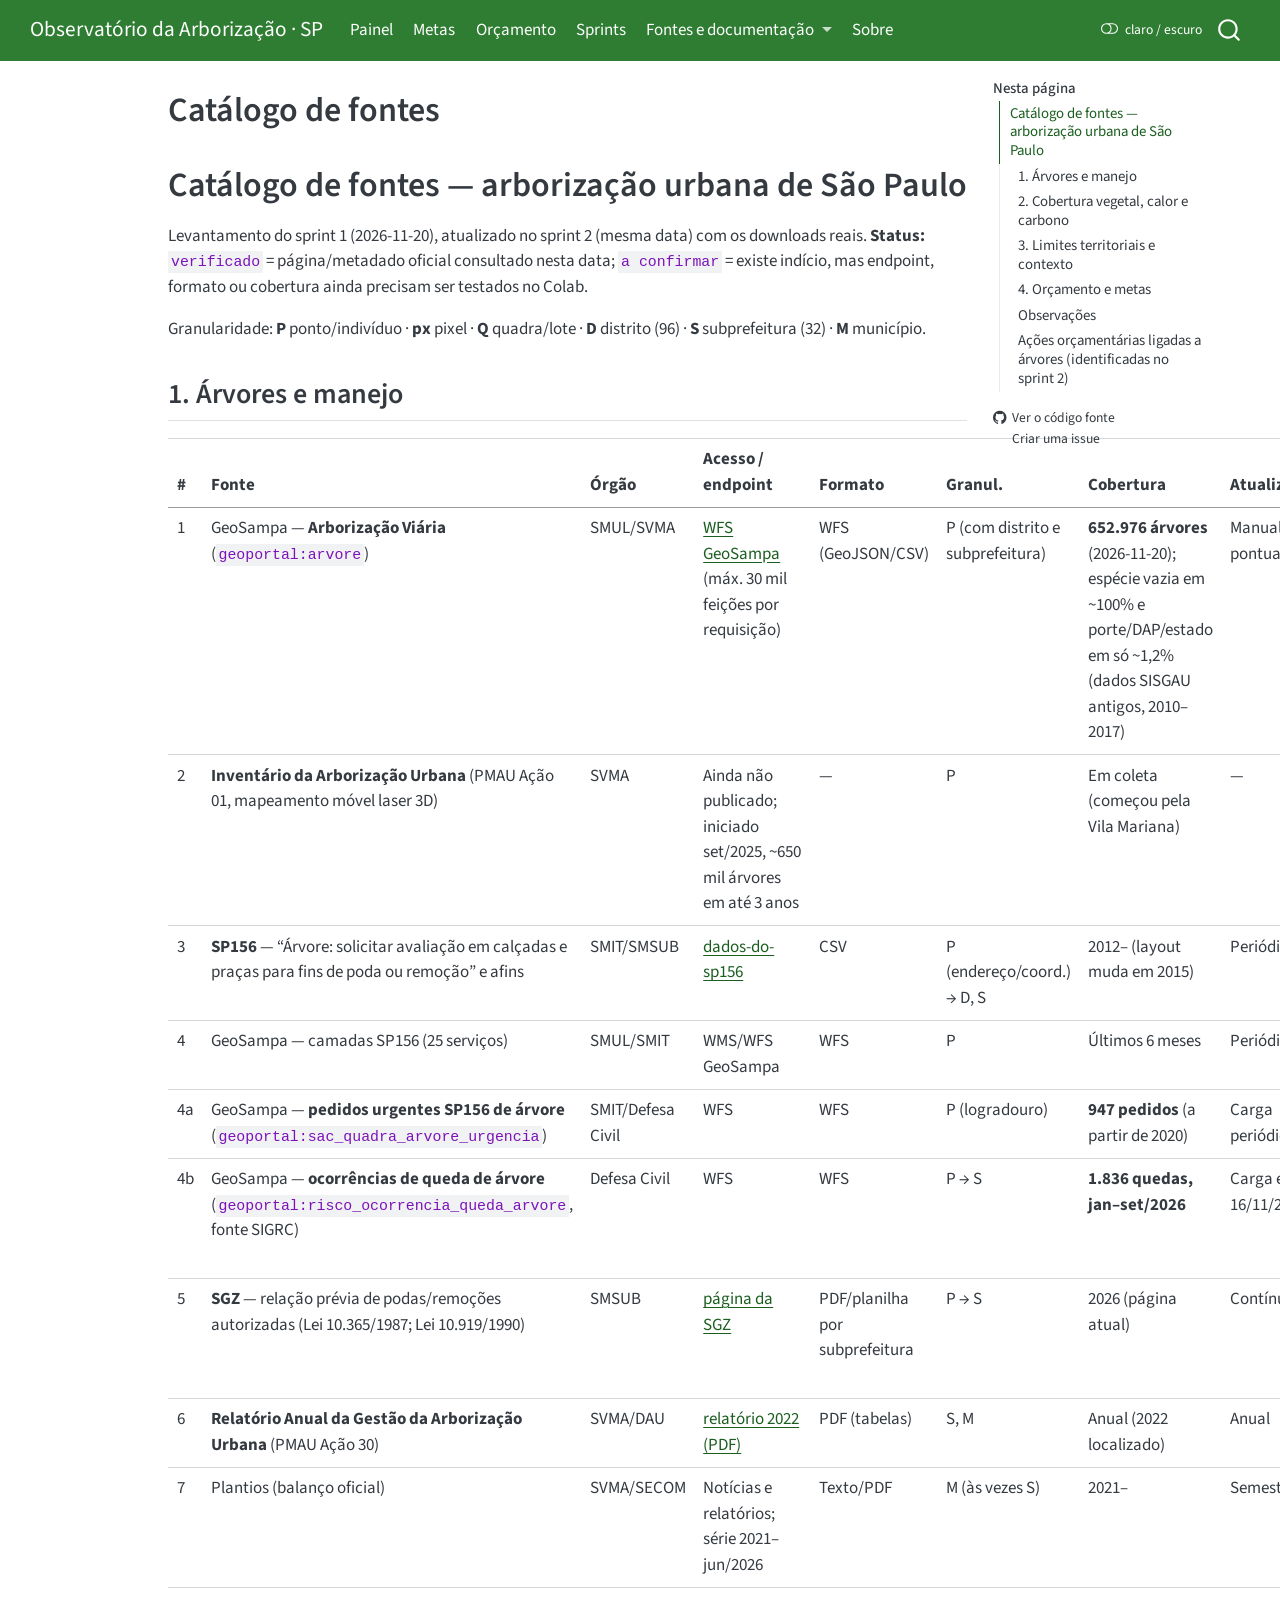
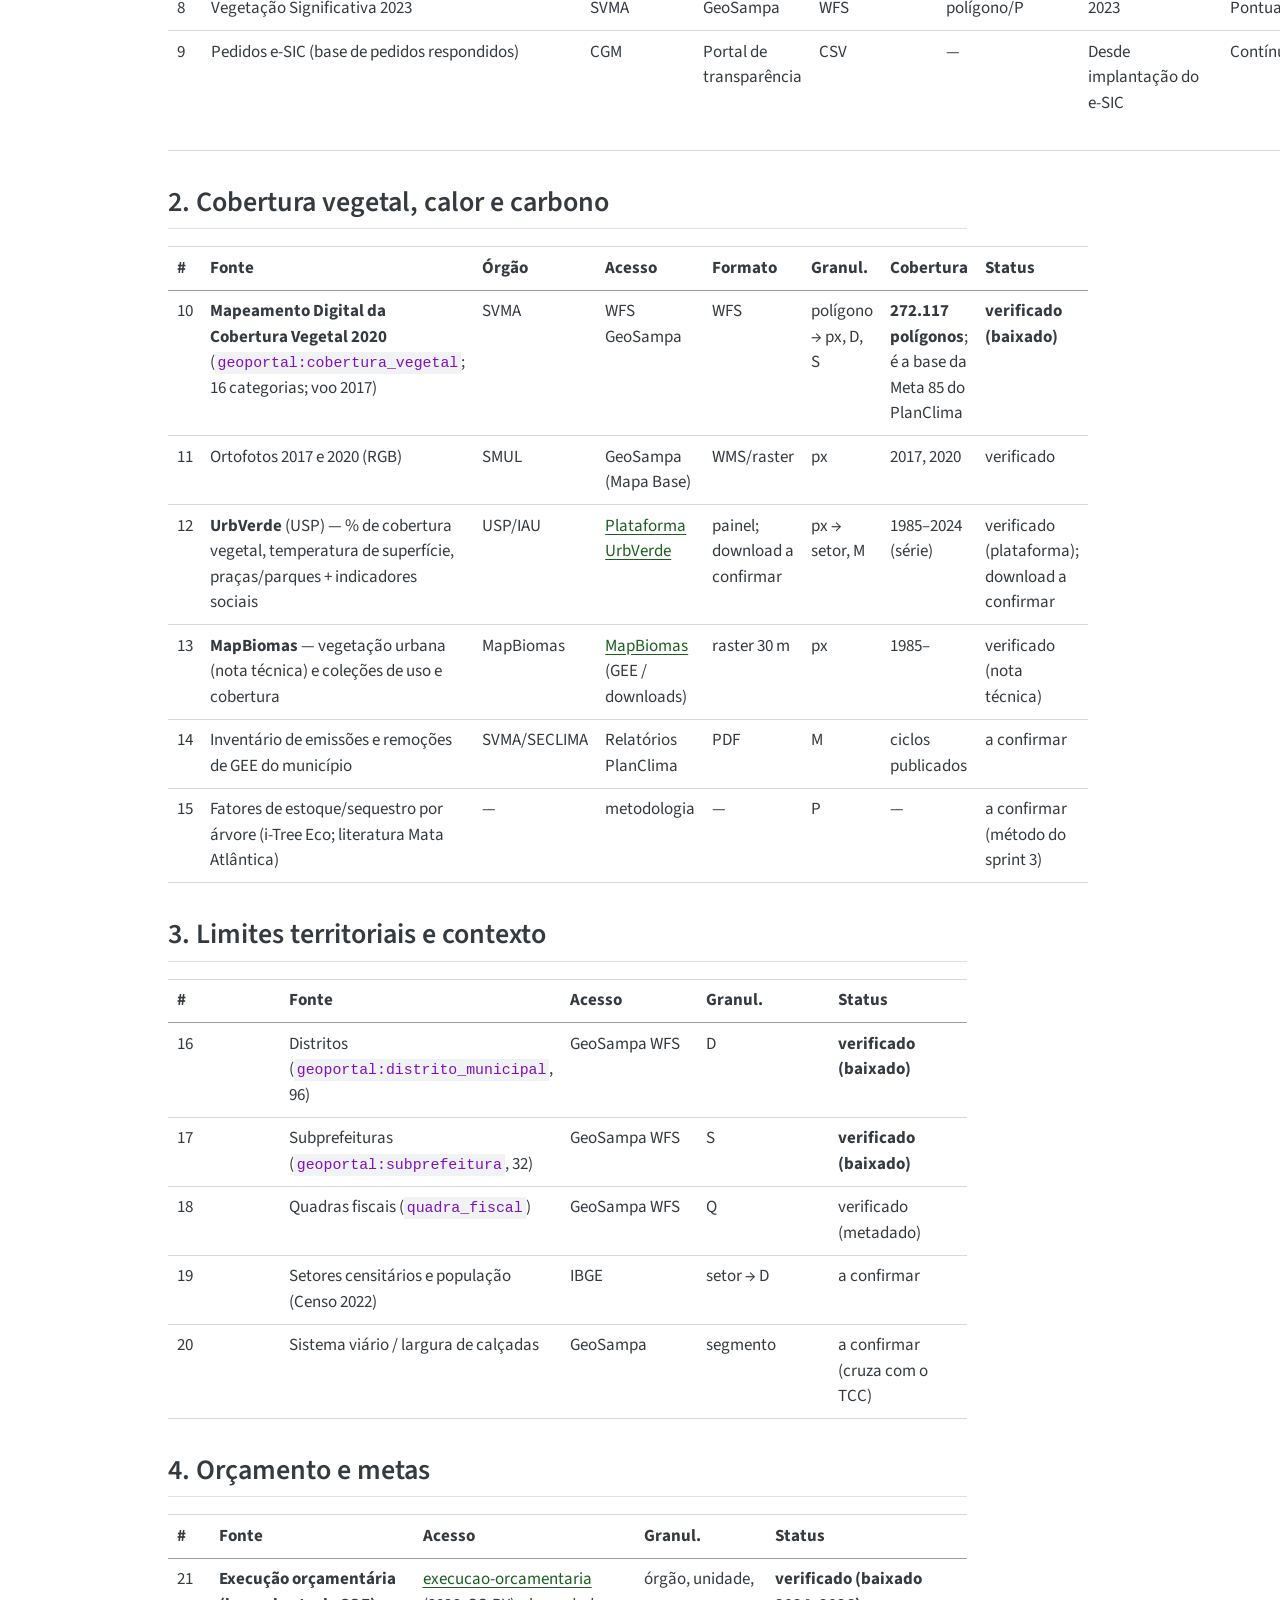
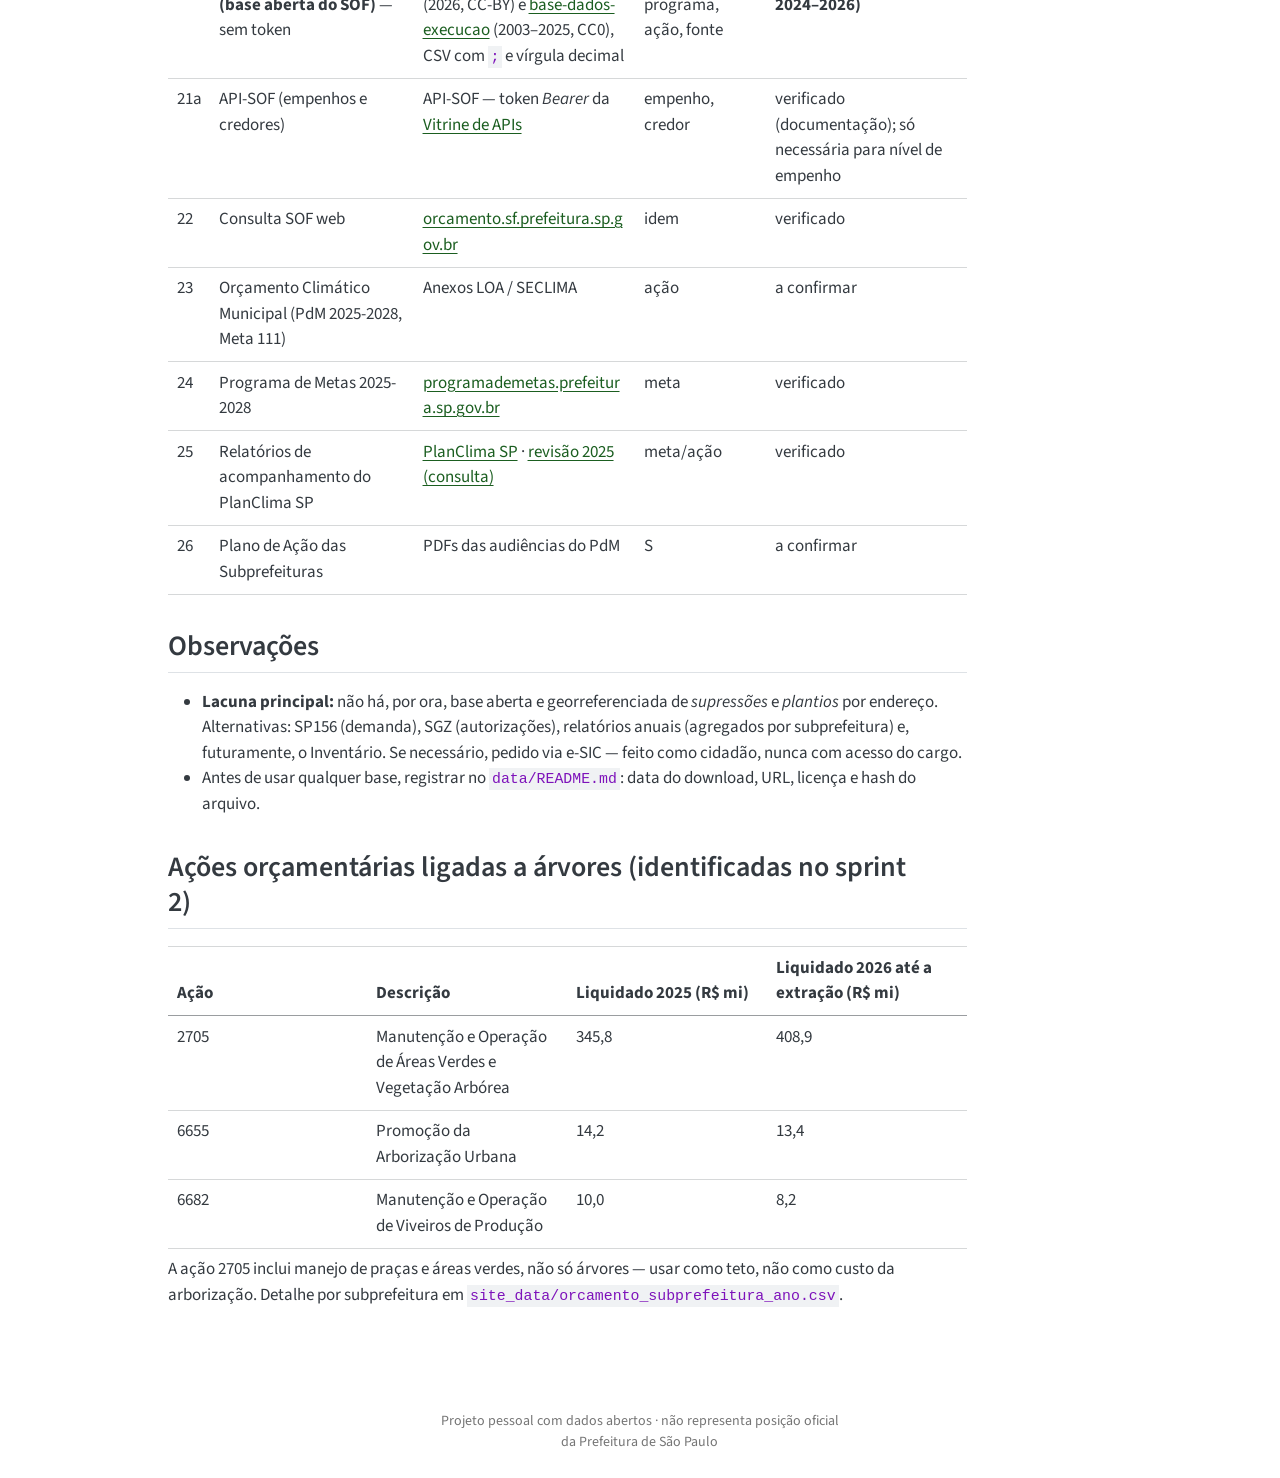
<file: docs/01_catalogo_fontes.html>
<!DOCTYPE html>
<html xmlns="http://www.w3.org/1999/xhtml" lang="pt-BR" xml:lang="pt-BR"><head>

<meta charset="utf-8">
<meta name="generator" content="quarto-1.11.9">

<meta name="viewport" content="width=device-width, initial-scale=1.0, user-scalable=yes">


<title>Catálogo de fontes – Observatório da Arborização · SP</title>
<style>
/* Default styles provided by pandoc.
** See https://pandoc.org/MANUAL.html#variables-for-html for config info.
*/
span.smallcaps{font-variant: small-caps;}
div.columns{display: flex; gap: 1.5em;}
div.column{flex: auto;}
@media screen {
div.columns{gap: min(4vw, 1.5em);}
div.column{overflow-x: auto;}
}
div.hanging-indent{margin-left: 1.5em; text-indent: -1.5em;}
ul.task-list{list-style: none;}
ul.task-list li input[type="checkbox"] {
  width: 0.8em;
  margin: 0 0.8em 0.2em -1em; /* quarto-specific, see https://github.com/quarto-dev/quarto-cli/issues/4556 */ 
  vertical-align: middle;
}
</style>


<script src="../site_libs/quarto-nav/quarto-nav.js"></script>
<script src="../site_libs/quarto-nav/headroom.min.js"></script>
<script src="../site_libs/clipboard/clipboard.min.js"></script>
<script src="../site_libs/quarto-search/autocomplete.umd.js"></script>
<script src="../site_libs/quarto-search/fuse.min.js"></script>
<script src="../site_libs/quarto-search/quarto-search.js"></script>
<meta name="quarto:offset" content="../">
<script src="../site_libs/quarto-html/quarto.js" type="module"></script>
<script src="../site_libs/quarto-html/tabsets/tabsets.js" type="module"></script>
<script src="../site_libs/quarto-html/scrollable-regions/scrollable-regions.js" type="module"></script>
<script src="../site_libs/quarto-html/popper.min.js"></script>
<script src="../site_libs/quarto-html/tippy.umd.min.js"></script>
<script src="../site_libs/quarto-html/anchor.min.js"></script>
<link href="../site_libs/quarto-html/tippy.css" rel="stylesheet">
<link href="../site_libs/quarto-html/quarto-syntax-highlighting-63b5708e65d6cd79cd7618c58d0c21e7.css" rel="stylesheet" class="quarto-color-scheme" id="quarto-text-highlighting-styles">
<link href="../site_libs/quarto-html/quarto-syntax-highlighting-dark-447e42e69aaa9833c0ba1b986f430b20.css" rel="stylesheet" class="quarto-color-scheme quarto-color-alternate" id="quarto-text-highlighting-styles">
<link href="../site_libs/quarto-html/quarto-syntax-highlighting-63b5708e65d6cd79cd7618c58d0c21e7.css" rel="stylesheet" class="quarto-color-scheme-extra" id="quarto-text-highlighting-styles">
<script src="../site_libs/bootstrap/bootstrap.min.js"></script>
<link href="../site_libs/bootstrap/bootstrap-icons.css" rel="stylesheet">
<link href="../site_libs/bootstrap/bootstrap-97ff3283ae1b8763fce2c56c4088be0c.min.css" rel="stylesheet" append-hash="true" class="quarto-color-scheme" id="quarto-bootstrap" data-mode="light">
<link href="../site_libs/bootstrap/bootstrap-dark-fb5eb58245a983c05053aa1c0c58f8da.min.css" rel="stylesheet" append-hash="true" class="quarto-color-scheme quarto-color-alternate" id="quarto-bootstrap" data-mode="dark">
<link href="../site_libs/bootstrap/bootstrap-97ff3283ae1b8763fce2c56c4088be0c.min.css" rel="stylesheet" append-hash="true" class="quarto-color-scheme-extra" id="quarto-bootstrap" data-mode="light">
<script id="quarto-search-options" type="application/json">{
  "location": "navbar",
  "copy-button": false,
  "collapse-after": 3,
  "panel-placement": "end",
  "type": "overlay",
  "limit": 50,
  "keyboard-shortcut": [
    "f",
    "/",
    "s"
  ],
  "show-item-context": false,
  "language": {
    "search-no-results-text": "Nenhum resultado",
    "search-matching-documents-text": "documentos correspondentes",
    "search-copy-link-title": "Copiar link para a busca",
    "search-hide-matches-text": "Esconder correspondências adicionais",
    "search-more-match-text": "mais correspondência neste documento",
    "search-more-matches-text": "mais correspondências neste documento",
    "search-clear-button-title": "Limpar",
    "search-text-placeholder": "",
    "search-detached-cancel-button-title": "Cancelar",
    "search-submit-button-title": "Enviar",
    "search-label": "Procurar"
  }
}</script>


</head>

<body class="nav-fixed quarto-light"><a id="quarto-skip-link" class="visually-hidden-focusable" href="#quarto-document-content">Pular para o conteúdo principal</a><script id="quarto-html-before-body" type="application/javascript">
    const toggleBodyColorMode = (bsSheetEl) => {
      const mode = bsSheetEl.getAttribute("data-mode");
      const bodyEl = window.document.querySelector("body");
      if (mode === "dark") {
        bodyEl.classList.add("quarto-dark");
        bodyEl.classList.remove("quarto-light");
      } else {
        bodyEl.classList.add("quarto-light");
        bodyEl.classList.remove("quarto-dark");
      }
    }
    const toggleBodyColorPrimary = () => {
      const bsSheetEl = window.document.querySelector("link#quarto-bootstrap:not([rel=disabled-stylesheet])");
      if (bsSheetEl) {
        toggleBodyColorMode(bsSheetEl);
      }
    }
    const setColorSchemeToggle = (alternate) => {
      const toggles = window.document.querySelectorAll('.quarto-color-scheme-toggle');
      for (let i=0; i < toggles.length; i++) {
        const toggle = toggles[i];
        if (toggle) {
          toggle.setAttribute("aria-checked", alternate ? "true" : "false");
          if (alternate) {
            toggle.classList.add("alternate");
          } else {
            toggle.classList.remove("alternate");
          }
        }
      }
    };
    const toggleColorMode = (alternate) => {
      // Switch the stylesheets
      const primaryStylesheets = window.document.querySelectorAll('link.quarto-color-scheme:not(.quarto-color-alternate)');
      const alternateStylesheets = window.document.querySelectorAll('link.quarto-color-scheme.quarto-color-alternate');
      manageTransitions('#quarto-margin-sidebar .nav-link', false);
      if (alternate) {
        // note: dark is layered on light, we don't disable primary!
        enableStylesheet(alternateStylesheets);
        for (const sheetNode of alternateStylesheets) {
          if (sheetNode.id === "quarto-bootstrap") {
            toggleBodyColorMode(sheetNode);
          }
        }
      } else {
        disableStylesheet(alternateStylesheets);
        enableStylesheet(primaryStylesheets)
        toggleBodyColorPrimary();
      }
      manageTransitions('#quarto-margin-sidebar .nav-link', true);
      // Switch the toggles
      setColorSchemeToggle(alternate)
    }
    // Hack to workaround the fact that safari doesn't
    // properly recolor the scrollbar when toggling (#1455).
    // Not run on load: stylesheets are set before first paint there, and
    // scrolling would undo the scroll to a URL fragment (#14973).
    // The one pixel nudge keeps the reader where they were.
    const refreshSafariScrollbar = () => {
      if (navigator.userAgent.indexOf('Safari') > 0 && navigator.userAgent.indexOf('Chrome') == -1) {
        manageTransitions("body", false);
        const scrollY = window.scrollY;
        window.scrollTo(0, scrollY > 0 ? scrollY - 1 : 1);
        setTimeout(() => {
          window.scrollTo(0, scrollY);
          manageTransitions("body", true);
        }, 40);
      }
    }
    const disableStylesheet = (stylesheets) => {
      for (let i=0; i < stylesheets.length; i++) {
        const stylesheet = stylesheets[i];
        stylesheet.rel = 'disabled-stylesheet';
      }
    }
    const enableStylesheet = (stylesheets) => {
      for (let i=0; i < stylesheets.length; i++) {
        const stylesheet = stylesheets[i];
        if(stylesheet.rel !== 'stylesheet') { // for Chrome, which will still FOUC without this check
          stylesheet.rel = 'stylesheet';
        }
      }
    }
    const manageTransitions = (selector, allowTransitions) => {
      const els = window.document.querySelectorAll(selector);
      for (let i=0; i < els.length; i++) {
        const el = els[i];
        if (allowTransitions) {
          el.classList.remove('notransition');
        } else {
          el.classList.add('notransition');
        }
      }
    }
    const isFileUrl = () => {
      return window.location.protocol === 'file:';
    }
    const hasAlternateSentinel = () => {
      let styleSentinel = getColorSchemeSentinel();
      if (styleSentinel !== null) {
        return styleSentinel === "alternate";
      } else {
        return false;
      }
    }
    const setStyleSentinel = (alternate) => {
      const value = alternate ? "alternate" : "default";
      if (!isFileUrl()) {
        window.localStorage.setItem("quarto-color-scheme", value);
      } else {
        localAlternateSentinel = value;
      }
    }
    const getColorSchemeSentinel = () => {
      if (!isFileUrl()) {
        const storageValue = window.localStorage.getItem("quarto-color-scheme");
        return storageValue != null ? storageValue : localAlternateSentinel;
      } else {
        return localAlternateSentinel;
      }
    }
    const toggleGiscusIfUsed = (isAlternate, darkModeDefault) => {
      const baseTheme = document.querySelector('#giscus-base-theme')?.value ?? 'light';
      const alternateTheme = document.querySelector('#giscus-alt-theme')?.value ?? 'dark';
      let newTheme = '';
      if(authorPrefersDark) {
        newTheme = isAlternate ? baseTheme : alternateTheme;
      } else {
        newTheme = isAlternate ? alternateTheme : baseTheme;
      }
      const changeGiscusTheme = () => {
        // From: https://github.com/giscus/giscus/issues/336
        const sendMessage = (message) => {
          const iframe = document.querySelector('iframe.giscus-frame');
          if (!iframe) return;
          iframe.contentWindow.postMessage({ giscus: message }, 'https://giscus.app');
        }
        sendMessage({
          setConfig: {
            theme: newTheme
          }
        });
      }
      const isGiscussLoaded = window.document.querySelector('iframe.giscus-frame') !== null;
      if (isGiscussLoaded) {
        changeGiscusTheme();
      }
    };
    const authorPrefersDark = false;
    const queryPrefersDark = window.matchMedia('(prefers-color-scheme: dark)');
    const darkModeDefault = queryPrefersDark.matches;
      document.querySelector('link#quarto-text-highlighting-styles.quarto-color-scheme-extra').rel = 'disabled-stylesheet';
      document.querySelector('link#quarto-bootstrap.quarto-color-scheme-extra').rel = 'disabled-stylesheet';
    let localAlternateSentinel = darkModeDefault ? 'alternate' : 'default';
    // Dark / light mode switch
    window.quartoToggleColorScheme = () => {
      // Read the current dark / light value
      let toAlternate = !hasAlternateSentinel();
      toggleColorMode(toAlternate);
      refreshSafariScrollbar();
      setStyleSentinel(toAlternate);
      toggleGiscusIfUsed(toAlternate, darkModeDefault);
      window.dispatchEvent(new Event('resize'));
    };
    queryPrefersDark.addEventListener("change", e => {
      if(window.localStorage.getItem("quarto-color-scheme") !== null)
        return;
      const alternate = e.matches
      toggleColorMode(alternate);
      refreshSafariScrollbar();
      localAlternateSentinel = e.matches ? 'alternate' : 'default'; // this is used alongside local storage!
      toggleGiscusIfUsed(alternate, darkModeDefault);
    });
    // Switch to dark mode if need be
    if (hasAlternateSentinel()) {
      toggleColorMode(true);
    } else {
      toggleColorMode(false);
    }
  </script>

<div id="quarto-search-results"></div>
  <header id="quarto-header" class="headroom fixed-top">
    <nav class="navbar navbar-expand-lg " data-bs-theme="dark" aria-label="Site">
      <div class="navbar-container container-fluid">
      <div class="navbar-brand-container mx-auto">
    <a class="navbar-brand" href="../index.html">
    <span class="navbar-title">Observatório da Arborização · SP</span>
    </a>
  </div>
          <button class="navbar-toggler" type="button" data-bs-toggle="collapse" data-bs-target="#navbarCollapse" aria-controls="navbarCollapse" aria-expanded="false" aria-label="Alternar de navegação" onclick="if (window.quartoToggleHeadroom) { window.quartoToggleHeadroom(); }">
  <span class="navbar-toggler-icon"></span>
</button>
          <div class="collapse navbar-collapse" id="navbarCollapse">
            <ul class="navbar-nav navbar-nav-scroll me-auto">
  <li class="nav-item">
    <a class="nav-link" href="../index.html"> 
<span class="menu-text">Painel</span></a>
  </li>  
  <li class="nav-item">
    <a class="nav-link" href="../metas.html"> 
<span class="menu-text">Metas</span></a>
  </li>  
  <li class="nav-item">
    <a class="nav-link" href="../orcamento.html"> 
<span class="menu-text">Orçamento</span></a>
  </li>  
  <li class="nav-item">
    <a class="nav-link" href="../sprints.html"> 
<span class="menu-text">Sprints</span></a>
  </li>  
  <li class="nav-item dropdown ">
    <a class="nav-link dropdown-toggle" href="#" id="nav-menu-fontes-e-documentação" role="link" data-bs-toggle="dropdown" aria-expanded="false">
 <span class="menu-text">Fontes e documentação</span>
    </a>
    <ul class="dropdown-menu" aria-labelledby="nav-menu-fontes-e-documentação">    
        <li>
    <a class="dropdown-item" href="../docs/01_catalogo_fontes.html">
 <span class="dropdown-text">Catálogo de fontes</span></a>
  </li>  
        <li>
    <a class="dropdown-item" href="../docs/02_matriz_metas.html">
 <span class="dropdown-text">Matriz de metas</span></a>
  </li>  
        <li>
    <a class="dropdown-item" href="../docs/03_benchmarking.html">
 <span class="dropdown-text">Benchmarking de painéis</span></a>
  </li>  
        <li>
    <a class="dropdown-item" href="../docs/04_indicadores_painel.html">
 <span class="dropdown-text">Indicadores e desenho do painel</span></a>
  </li>  
        <li>
    <a class="dropdown-item" href="../docs/decisoes.html">
 <span class="dropdown-text">Registro de decisões</span></a>
  </li>  
    </ul>
  </li>
  <li class="nav-item">
    <a class="nav-link" href="../sobre.html"> 
<span class="menu-text">Sobre</span></a>
  </li>  
</ul>
          </div> <!-- /navcollapse -->
            <div class="quarto-navbar-tools">
  <button type="button" role="switch" aria-checked="false" class="quarto-color-scheme-toggle quarto-navigation-tool  px-1" onclick="window.quartoToggleColorScheme(); return false;" title="Alternar modo escuro" aria-label="Alternar modo escuro"><i class="bi"></i></button>
</div>
            <div id="quarto-search" class="" title="Procurar"></div>
      </div> <!-- /container-fluid -->
    </nav>
</header>
<!-- content -->
<div id="quarto-content" class="quarto-container page-columns page-rows-contents page-layout-article page-navbar">
<!-- sidebar -->
<!-- margin-sidebar -->
    <div id="quarto-margin-sidebar" class="sidebar margin-sidebar">
        <nav id="TOC" role="doc-toc" aria-labelledby="toc-title" class="toc-active">
    <h2 id="toc-title">Nesta página</h2>
   
  <ul>
  <li><a href="#catálogo-de-fontes-arborização-urbana-de-são-paulo" id="toc-catálogo-de-fontes-arborização-urbana-de-são-paulo" class="nav-link active" data-scroll-target="#catálogo-de-fontes-arborização-urbana-de-são-paulo">Catálogo de fontes — arborização urbana de São Paulo</a>
  <ul class="collapse">
  <li><a href="#árvores-e-manejo" id="toc-árvores-e-manejo" class="nav-link" data-scroll-target="#árvores-e-manejo">1. Árvores e manejo</a></li>
  <li><a href="#cobertura-vegetal-calor-e-carbono" id="toc-cobertura-vegetal-calor-e-carbono" class="nav-link" data-scroll-target="#cobertura-vegetal-calor-e-carbono">2. Cobertura vegetal, calor e carbono</a></li>
  <li><a href="#limites-territoriais-e-contexto" id="toc-limites-territoriais-e-contexto" class="nav-link" data-scroll-target="#limites-territoriais-e-contexto">3. Limites territoriais e contexto</a></li>
  <li><a href="#orçamento-e-metas" id="toc-orçamento-e-metas" class="nav-link" data-scroll-target="#orçamento-e-metas">4. Orçamento e metas</a></li>
  <li><a href="#observações" id="toc-observações" class="nav-link" data-scroll-target="#observações">Observações</a></li>
  <li><a href="#ações-orçamentárias-ligadas-a-árvores-identificadas-no-sprint-2" id="toc-ações-orçamentárias-ligadas-a-árvores-identificadas-no-sprint-2" class="nav-link" data-scroll-target="#ações-orçamentárias-ligadas-a-árvores-identificadas-no-sprint-2">Ações orçamentárias ligadas a árvores (identificadas no sprint 2)</a></li>
  </ul></li>
  </ul>
<div class="toc-actions"><ul><li><a href="https://github.com/micadw/arborizacao-sp/blob/main/docs/01_catalogo_fontes.md" class="toc-action"><i class="bi bi-github"></i>Ver o código fonte</a></li><li><a href="https://github.com/micadw/arborizacao-sp/issues/new" class="toc-action"><i class="bi empty"></i>Criar uma issue</a></li></ul></div></nav>
    </div>
<!-- main -->
<main class="content" id="quarto-document-content" tabindex="-1">


<header id="title-block-header" class="quarto-title-block default">
<div class="quarto-title">
<h1 class="title">Catálogo de fontes</h1>
</div>



<div class="quarto-title-meta">

    
  
    
  </div>
  


</header>


<section id="catálogo-de-fontes-arborização-urbana-de-são-paulo" class="level1">
<h1>Catálogo de fontes — arborização urbana de São Paulo</h1>
<p>Levantamento do sprint 1 (2026-11-20), atualizado no sprint 2 (mesma data) com os downloads reais. <strong>Status:</strong> <code>verificado</code> = página/metadado oficial consultado nesta data; <code>a confirmar</code> = existe indício, mas endpoint, formato ou cobertura ainda precisam ser testados no Colab.</p>
<p>Granularidade: <strong>P</strong> ponto/indivíduo · <strong>px</strong> pixel · <strong>Q</strong> quadra/lote · <strong>D</strong> distrito (96) · <strong>S</strong> subprefeitura (32) · <strong>M</strong> município.</p>
<section id="árvores-e-manejo" class="level2">
<h2 class="anchored" data-anchor-id="árvores-e-manejo">1. Árvores e manejo</h2>
<table class="caption-top table">
<thead>
<tr class="header">
<th>#</th>
<th>Fonte</th>
<th>Órgão</th>
<th>Acesso / endpoint</th>
<th>Formato</th>
<th>Granul.</th>
<th>Cobertura</th>
<th>Atualização</th>
<th>Status</th>
</tr>
</thead>
<tbody>
<tr class="odd">
<td>1</td>
<td>GeoSampa — <strong>Arborização Viária</strong> (<code>geoportal:arvore</code>)</td>
<td>SMUL/SVMA</td>
<td><a href="https://wfs.geosampa.prefeitura.sp.gov.br/geoserver/geoportal/wfs?service=WFS&amp;request=GetCapabilities">WFS GeoSampa</a> (máx. 30 mil feições por requisição)</td>
<td>WFS (GeoJSON/CSV)</td>
<td>P (com distrito e subprefeitura)</td>
<td><strong>652.976 árvores</strong> (2026-11-20); espécie vazia em ~100% e porte/DAP/estado em só ~1,2% (dados SISGAU antigos, 2010–2017)</td>
<td>Manual e pontual</td>
<td><strong>verificado (baixado)</strong></td>
</tr>
<tr class="even">
<td>2</td>
<td><strong>Inventário da Arborização Urbana</strong> (PMAU Ação 01, mapeamento móvel laser 3D)</td>
<td>SVMA</td>
<td>Ainda não publicado; iniciado set/2025, ~650 mil árvores em até 3 anos</td>
<td>—</td>
<td>P</td>
<td>Em coleta (começou pela Vila Mariana)</td>
<td>—</td>
<td>verificado (notícia); dado indisponível</td>
</tr>
<tr class="odd">
<td>3</td>
<td><strong>SP156</strong> — “Árvore: solicitar avaliação em calçadas e praças para fins de poda ou remoção” e afins</td>
<td>SMIT/SMSUB</td>
<td><a href="https://dados.prefeitura.sp.gov.br/dataset/dados-do-sp156">dados-do-sp156</a></td>
<td>CSV</td>
<td>P (endereço/coord.) → D, S</td>
<td>2012– (layout muda em 2015)</td>
<td>Periódica</td>
<td>verificado</td>
</tr>
<tr class="even">
<td>4</td>
<td>GeoSampa — camadas SP156 (25 serviços)</td>
<td>SMUL/SMIT</td>
<td>WMS/WFS GeoSampa</td>
<td>WFS</td>
<td>P</td>
<td>Últimos 6 meses</td>
<td>Periódica</td>
<td>verificado (metadado)</td>
</tr>
<tr class="odd">
<td>4a</td>
<td>GeoSampa — <strong>pedidos urgentes SP156 de árvore</strong> (<code>geoportal:sac_quadra_arvore_urgencia</code>)</td>
<td>SMIT/Defesa Civil</td>
<td>WFS</td>
<td>WFS</td>
<td>P (logradouro)</td>
<td><strong>947 pedidos</strong> (a partir de 2020)</td>
<td>Carga periódica</td>
<td><strong>verificado (baixado)</strong></td>
</tr>
<tr class="even">
<td>4b</td>
<td>GeoSampa — <strong>ocorrências de queda de árvore</strong> (<code>geoportal:risco_ocorrencia_queda_arvore</code>, fonte SIGRC)</td>
<td>Defesa Civil</td>
<td>WFS</td>
<td>WFS</td>
<td>P → S</td>
<td><strong>1.836 quedas, jan–set/2026</strong></td>
<td>Carga em 16/11/2026</td>
<td><strong>verificado (baixado)</strong> — interface com o TCC</td>
</tr>
<tr class="odd">
<td>5</td>
<td><strong>SGZ</strong> — relação prévia de podas/remoções autorizadas (Lei 10.365/1987; Lei 10.919/1990)</td>
<td>SMSUB</td>
<td><a href="https://prefeitura.sp.gov.br/web/subprefeituras/w/zeladoria/349263">página da SGZ</a></td>
<td>PDF/planilha por subprefeitura</td>
<td>P → S</td>
<td>2026 (página atual)</td>
<td>Contínua</td>
<td>verificado (página); formato a confirmar</td>
</tr>
<tr class="even">
<td>6</td>
<td><strong>Relatório Anual da Gestão da Arborização Urbana</strong> (PMAU Ação 30)</td>
<td>SVMA/DAU</td>
<td><a href="https://www.capital.sp.gov.br/documents/d/meio_ambiente/relatorio-gestao-arborizacao_2022-pdf">relatório 2022 (PDF)</a></td>
<td>PDF (tabelas)</td>
<td>S, M</td>
<td>Anual (2022 localizado)</td>
<td>Anual</td>
<td>verificado</td>
</tr>
<tr class="odd">
<td>7</td>
<td>Plantios (balanço oficial)</td>
<td>SVMA/SECOM</td>
<td>Notícias e relatórios; série 2021–jun/2026</td>
<td>Texto/PDF</td>
<td>M (às vezes S)</td>
<td>2021–</td>
<td>Semestral</td>
<td>verificado (agregado)</td>
</tr>
<tr class="even">
<td>8</td>
<td>Vegetação Significativa 2023</td>
<td>SVMA</td>
<td>GeoSampa</td>
<td>WFS</td>
<td>polígono/P</td>
<td>2023</td>
<td>Pontual</td>
<td>verificado</td>
</tr>
<tr class="odd">
<td>9</td>
<td>Pedidos e-SIC (base de pedidos respondidos)</td>
<td>CGM</td>
<td>Portal de transparência</td>
<td>CSV</td>
<td>—</td>
<td>Desde implantação do e-SIC</td>
<td>Contínua</td>
<td>a confirmar (útil para dados não publicados)</td>
</tr>
</tbody>
</table>
</section>
<section id="cobertura-vegetal-calor-e-carbono" class="level2">
<h2 class="anchored" data-anchor-id="cobertura-vegetal-calor-e-carbono">2. Cobertura vegetal, calor e carbono</h2>
<table class="caption-top table">
<thead>
<tr class="header">
<th>#</th>
<th>Fonte</th>
<th>Órgão</th>
<th>Acesso</th>
<th>Formato</th>
<th>Granul.</th>
<th>Cobertura</th>
<th>Status</th>
</tr>
</thead>
<tbody>
<tr class="odd">
<td>10</td>
<td><strong>Mapeamento Digital da Cobertura Vegetal 2020</strong> (<code>geoportal:cobertura_vegetal</code>; 16 categorias; voo 2017)</td>
<td>SVMA</td>
<td>WFS GeoSampa</td>
<td>WFS</td>
<td>polígono → px, D, S</td>
<td><strong>272.117 polígonos</strong>; é a base da Meta 85 do PlanClima</td>
<td><strong>verificado (baixado)</strong></td>
</tr>
<tr class="even">
<td>11</td>
<td>Ortofotos 2017 e 2020 (RGB)</td>
<td>SMUL</td>
<td>GeoSampa (Mapa Base)</td>
<td>WMS/raster</td>
<td>px</td>
<td>2017, 2020</td>
<td>verificado</td>
</tr>
<tr class="odd">
<td>12</td>
<td><strong>UrbVerde</strong> (USP) — % de cobertura vegetal, temperatura de superfície, praças/parques + indicadores sociais</td>
<td>USP/IAU</td>
<td><a href="https://urbverde.iau.usp.br/">Plataforma UrbVerde</a></td>
<td>painel; download a confirmar</td>
<td>px → setor, M</td>
<td>1985–2024 (série)</td>
<td>verificado (plataforma); download a confirmar</td>
</tr>
<tr class="even">
<td>13</td>
<td><strong>MapBiomas</strong> — vegetação urbana (nota técnica) e coleções de uso e cobertura</td>
<td>MapBiomas</td>
<td><a href="https://plataforma.brasil.mapbiomas.org/">MapBiomas</a> (GEE / downloads)</td>
<td>raster 30 m</td>
<td>px</td>
<td>1985–</td>
<td>verificado (nota técnica)</td>
</tr>
<tr class="odd">
<td>14</td>
<td>Inventário de emissões e remoções de GEE do município</td>
<td>SVMA/SECLIMA</td>
<td>Relatórios PlanClima</td>
<td>PDF</td>
<td>M</td>
<td>ciclos publicados</td>
<td>a confirmar</td>
</tr>
<tr class="even">
<td>15</td>
<td>Fatores de estoque/sequestro por árvore (i-Tree Eco; literatura Mata Atlântica)</td>
<td>—</td>
<td>metodologia</td>
<td>—</td>
<td>P</td>
<td>—</td>
<td>a confirmar (método do sprint 3)</td>
</tr>
</tbody>
</table>
</section>
<section id="limites-territoriais-e-contexto" class="level2">
<h2 class="anchored" data-anchor-id="limites-territoriais-e-contexto">3. Limites territoriais e contexto</h2>
<table class="caption-top table">
<colgroup>
<col style="width: 20%">
<col style="width: 20%">
<col style="width: 20%">
<col style="width: 20%">
<col style="width: 20%">
</colgroup>
<thead>
<tr class="header">
<th>#</th>
<th>Fonte</th>
<th>Acesso</th>
<th>Granul.</th>
<th>Status</th>
</tr>
</thead>
<tbody>
<tr class="odd">
<td>16</td>
<td>Distritos (<code>geoportal:distrito_municipal</code>, 96)</td>
<td>GeoSampa WFS</td>
<td>D</td>
<td><strong>verificado (baixado)</strong></td>
</tr>
<tr class="even">
<td>17</td>
<td>Subprefeituras (<code>geoportal:subprefeitura</code>, 32)</td>
<td>GeoSampa WFS</td>
<td>S</td>
<td><strong>verificado (baixado)</strong></td>
</tr>
<tr class="odd">
<td>18</td>
<td>Quadras fiscais (<code>quadra_fiscal</code>)</td>
<td>GeoSampa WFS</td>
<td>Q</td>
<td>verificado (metadado)</td>
</tr>
<tr class="even">
<td>19</td>
<td>Setores censitários e população (Censo 2022)</td>
<td>IBGE</td>
<td>setor → D</td>
<td>a confirmar</td>
</tr>
<tr class="odd">
<td>20</td>
<td>Sistema viário / largura de calçadas</td>
<td>GeoSampa</td>
<td>segmento</td>
<td>a confirmar (cruza com o TCC)</td>
</tr>
</tbody>
</table>
</section>
<section id="orçamento-e-metas" class="level2">
<h2 class="anchored" data-anchor-id="orçamento-e-metas">4. Orçamento e metas</h2>
<table class="caption-top table">
<thead>
<tr class="header">
<th>#</th>
<th>Fonte</th>
<th>Acesso</th>
<th>Granul.</th>
<th>Status</th>
</tr>
</thead>
<tbody>
<tr class="odd">
<td>21</td>
<td><strong>Execução orçamentária (base aberta do SOF)</strong> — sem token</td>
<td><a href="https://dados.prefeitura.sp.gov.br/dataset/execucao-orcamentaria">execucao-orcamentaria</a> (2026, CC-BY) e <a href="https://dados.prefeitura.sp.gov.br/dataset/base-dados-execucao">base-dados-execucao</a> (2003–2025, CC0), CSV com <code>;</code> e vírgula decimal</td>
<td>órgão, unidade, programa, ação, fonte</td>
<td><strong>verificado (baixado 2024–2026)</strong></td>
</tr>
<tr class="even">
<td>21a</td>
<td>API-SOF (empenhos e credores)</td>
<td>API-SOF — token <em>Bearer</em> da <a href="https://apilib.prefeitura.sp.gov.br/store/">Vitrine de APIs</a></td>
<td>empenho, credor</td>
<td>verificado (documentação); só necessária para nível de empenho</td>
</tr>
<tr class="odd">
<td>22</td>
<td>Consulta SOF web</td>
<td><a href="https://orcamento.sf.prefeitura.sp.gov.br/">orcamento.sf.prefeitura.sp.gov.br</a></td>
<td>idem</td>
<td>verificado</td>
</tr>
<tr class="even">
<td>23</td>
<td>Orçamento Climático Municipal (PdM 2025-2028, Meta 111)</td>
<td>Anexos LOA / SECLIMA</td>
<td>ação</td>
<td>a confirmar</td>
</tr>
<tr class="odd">
<td>24</td>
<td>Programa de Metas 2025-2028</td>
<td><a href="https://programademetas.prefeitura.sp.gov.br/">programademetas.prefeitura.sp.gov.br</a></td>
<td>meta</td>
<td>verificado</td>
</tr>
<tr class="even">
<td>25</td>
<td>Relatórios de acompanhamento do PlanClima SP</td>
<td><a href="https://prefeitura.sp.gov.br/web/planclimasp">PlanClima SP</a> · <a href="https://participemais.prefeitura.sp.gov.br/legislation/processes/345/topics">revisão 2025 (consulta)</a></td>
<td>meta/ação</td>
<td>verificado</td>
</tr>
<tr class="odd">
<td>26</td>
<td>Plano de Ação das Subprefeituras</td>
<td>PDFs das audiências do PdM</td>
<td>S</td>
<td>a confirmar</td>
</tr>
</tbody>
</table>
</section>
<section id="observações" class="level2">
<h2 class="anchored" data-anchor-id="observações">Observações</h2>
<ul>
<li><strong>Lacuna principal:</strong> não há, por ora, base aberta e georreferenciada de <em>supressões</em> e <em>plantios</em> por endereço. Alternativas: SP156 (demanda), SGZ (autorizações), relatórios anuais (agregados por subprefeitura) e, futuramente, o Inventário. Se necessário, pedido via e-SIC — feito como cidadão, nunca com acesso do cargo.</li>
<li>Antes de usar qualquer base, registrar no <code>data/README.md</code>: data do download, URL, licença e hash do arquivo.</li>
</ul>
</section>
<section id="ações-orçamentárias-ligadas-a-árvores-identificadas-no-sprint-2" class="level2">
<h2 class="anchored" data-anchor-id="ações-orçamentárias-ligadas-a-árvores-identificadas-no-sprint-2">Ações orçamentárias ligadas a árvores (identificadas no sprint 2)</h2>
<table class="caption-top table">
<colgroup>
<col style="width: 25%">
<col style="width: 25%">
<col style="width: 25%">
<col style="width: 25%">
</colgroup>
<thead>
<tr class="header">
<th>Ação</th>
<th>Descrição</th>
<th>Liquidado 2025 (R$ mi)</th>
<th>Liquidado 2026 até a extração (R$ mi)</th>
</tr>
</thead>
<tbody>
<tr class="odd">
<td>2705</td>
<td>Manutenção e Operação de Áreas Verdes e Vegetação Arbórea</td>
<td>345,8</td>
<td>408,9</td>
</tr>
<tr class="even">
<td>6655</td>
<td>Promoção da Arborização Urbana</td>
<td>14,2</td>
<td>13,4</td>
</tr>
<tr class="odd">
<td>6682</td>
<td>Manutenção e Operação de Viveiros de Produção</td>
<td>10,0</td>
<td>8,2</td>
</tr>
</tbody>
</table>
<p>A ação 2705 inclui manejo de praças e áreas verdes, não só árvores — usar como teto, não como custo da arborização. Detalhe por subprefeitura em <code>site_data/orcamento_subprefeitura_ano.csv</code>.</p>


</section>
</section>

</main> <!-- /main -->
<script id="quarto-html-after-body" type="application/javascript">
  window.document.addEventListener("DOMContentLoaded", function (event) {
    // Ensure there is a toggle, if there isn't float one in the top right
    if (window.document.querySelector('.quarto-color-scheme-toggle') === null) {
      const toggle = window.document.createElement('button');
      toggle.type = "button";
      toggle.setAttribute("role", "switch");
      toggle.setAttribute("aria-checked", "false");
      toggle.classList.add('top-right');
      toggle.classList.add('quarto-color-scheme-toggle');
      toggle.setAttribute("aria-label", "Alternar modo escuro");
      toggle.onclick = function() { try { window.quartoToggleColorScheme(); } catch {} return false; };
      const i = window.document.createElement("i");
      i.classList.add('bi');
      toggle.appendChild(i);
      // Put the toggle in a landmark of its own, so that landmark navigation
      // can reach it.
      //
      // The container is always a fresh direct child of body, and the toggle is
      // never moved into page furniture that the theme or the author controls.
      // The toggle is positioned against the page, so any ancestor that
      // establishes a containing block captures it: a positioned element or a
      // grid for position: absolute, and transform, filter, will-change or
      // contain for position: fixed. A direct child of body has none of these
      // to inherit, and the shift when one appears is silent and visual.
      //
      // ARIA says a document should have at most one banner, and axe reports a
      // duplicate whether or not the banners carry distinct labels. So use a
      // header when the page has no banner yet, and a named region otherwise.
      //
      // A header is a banner wherever it sits, unless it is inside sectioning
      // content, so this cannot just look at the children of body: a custom
      // page layout wraps the title block header in a plain div. An explicit
      // role="banner" always counts.
      const sectioning = 'article, aside, main, nav, section, [role="article"], [role="complementary"], [role="main"], [role="navigation"], [role="region"]';
      const hasBanner = Array.from(
        window.document.querySelectorAll('header:not([role]), [role="banner"]')
      ).some(function(el) {
        return el.hasAttribute("role") || el.closest(sectioning) === null;
      });
      const container = window.document.createElement(hasBanner ? "div" : "header");
      if (hasBanner) {
        container.setAttribute("role", "region");
        container.setAttribute("aria-label", "Alternar modo escuro");
      }
      container.classList.add('quarto-color-scheme-toggle-container');
      container.appendChild(toggle);
      window.document.body.appendChild(container);
    }
    setColorSchemeToggle(hasAlternateSentinel())
    const icon = "";
    const anchorJS = new window.AnchorJS();
    anchorJS.options = {
      placement: 'right',
      icon: icon
    };
    anchorJS.add('.anchored');
    const isCodeAnnotation = (el) => {
      for (const clz of el.classList) {
        if (clz.startsWith('code-annotation-')) {                     
          return true;
        }
      }
      return false;
    }
    const onCopySuccess = function(e) {
      // button target
      const button = e.trigger;
      // don't keep focus
      button.blur();
      // flash "checked"
      button.classList.add('code-copy-button-checked');
      var currentTitle = button.getAttribute("title");
      button.setAttribute("title", "Copiada");
      let tooltip;
      if (window.bootstrap) {
        button.setAttribute("data-bs-toggle", "tooltip");
        button.setAttribute("data-bs-placement", "left");
        button.setAttribute("data-bs-title", "Copiada");
        tooltip = new bootstrap.Tooltip(button, 
          { trigger: "manual", 
            customClass: "code-copy-button-tooltip",
            offset: [0, -8]});
        tooltip.show();    
      }
      setTimeout(function() {
        if (tooltip) {
          tooltip.hide();
          button.removeAttribute("data-bs-title");
          button.removeAttribute("data-bs-toggle");
          button.removeAttribute("data-bs-placement");
        }
        button.setAttribute("title", currentTitle);
        button.classList.remove('code-copy-button-checked');
      }, 1000);
      // clear code selection
      e.clearSelection();
    }
    const getTextToCopy = function(trigger) {
      const outerScaffold = trigger.parentElement.cloneNode(true);
      const codeEl = outerScaffold.querySelector('code');
      for (const childEl of codeEl.children) {
        if (isCodeAnnotation(childEl)) {
          childEl.remove();
        }
      }
      return codeEl.innerText;
    }
    const clipboard = new window.ClipboardJS('.code-copy-button:not([data-in-quarto-modal])', {
      text: getTextToCopy
    });
    clipboard.on('success', onCopySuccess);
    if (window.document.getElementById('quarto-embedded-source-code-modal')) {
      const clipboardModal = new window.ClipboardJS('.code-copy-button[data-in-quarto-modal]', {
        text: getTextToCopy,
        container: window.document.getElementById('quarto-embedded-source-code-modal')
      });
      clipboardModal.on('success', onCopySuccess);
    }
      var localhostRegex = new RegExp(/^(?:http|https):\/\/localhost\:?[0-9]*\//);
      var mailtoRegex = new RegExp(/^mailto:/);
        var filterRegex = new RegExp("https:\/\/micadw\.github\.io\/arborizacao-sp");
      var isInternal = (href) => {
          return filterRegex.test(href) || localhostRegex.test(href) || mailtoRegex.test(href);
      }
      // Inspect non-navigation links and adorn them if external
      window.quartoDecorateExternalLinks = function (root) {
     var links = (root || window.document).querySelectorAll('a[href]:not(.nav-link):not(.navbar-brand):not(.toc-action):not(.sidebar-link):not(.sidebar-item-toggle):not(.pagination-link):not(.no-external):not([aria-hidden]):not(.dropdown-item):not(.quarto-navigation-tool):not(.about-link)');
      for (var i=0; i<links.length; i++) {
        const link = links[i];
        if (!isInternal(link.href)) {
          // undo the damage that might have been done by quarto-nav.js in the case of
          // links that we want to consider external
          if (link.dataset.originalHref !== undefined) {
            link.href = link.dataset.originalHref;
          }
          if (!link.classList.contains('no-external-icon')) {
          }
        }
      }
      };
      window.quartoDecorateExternalLinks(window.document);
    // Esc closes the popup (WCAG 1.4.13) and focus leaving both trigger and
    // popup closes it (WCAG 2.4.11); tippy handles neither for interactive popups.
    const hideOnEscAndFocusOut = {
      name: 'hideOnEscAndFocusOut',
      defaultValue: true,
      fn(instance) {
        const dismiss = () => {
          // A show scheduled by the trigger delay would otherwise reopen it
          instance.clearDelayTimeouts();
          instance.hide();
        };
        const onKeyDown = (event) => {
          if (event.key !== 'Escape') {
            return;
          }
          // Keep Esc from also reaching page handlers (e.g. reveal.js overview),
          // except an open reveal.js slide menu, which Esc should close too.
          // The menu handles keys only when its keyboard option is on.
          const menuHandlesEsc = window.Reveal?.getPlugin?.('menu')?.isOpen() &&
            window.Reveal.getConfig().menu?.keyboard !== false;
          if (!menuHandlesEsc) {
            event.stopPropagation();
          }
          if (instance.popper.contains(window.document.activeElement)) {
            // Disabled while refocusing so the focus trigger does not reopen it
            instance.disable();
            instance.reference.focus();
            instance.enable();
          }
          dismiss();
        };
        const onFocusOut = (event) => {
          const target = event.relatedTarget;
          if (target && !instance.reference.contains(target) &&
              !instance.popper.contains(target)) {
            dismiss();
          }
        };
        // On the trigger too: a click trigger (code-annotations: select) has no
        // blur handling. Attached for the instance's lifetime so leaving the
        // trigger also cancels a show still pending on the trigger delay.
        instance.reference.addEventListener('focusout', onFocusOut);
        return {
          onShow() {
            window.document.addEventListener('keydown', onKeyDown, true);
            instance.popper.addEventListener('focusout', onFocusOut);
          },
          onHide() {
            window.document.removeEventListener('keydown', onKeyDown, true);
            instance.popper.removeEventListener('focusout', onFocusOut);
          },
          onDestroy() {
            instance.reference.removeEventListener('focusout', onFocusOut);
          },
        };
      },
    };
    function tippyHover(el, contentFn, onTriggerFn, onUntriggerFn) {
      const config = {
        allowHTML: true,
        maxWidth: 500,
        delay: 100,
        arrow: false,
        appendTo: function(el) {
            return el.parentElement;
        },
        interactive: true,
        interactiveBorder: 10,
        theme: 'quarto',
        placement: 'bottom-start',
        plugins: [hideOnEscAndFocusOut],
      };
      if (contentFn) {
        config.content = contentFn;
      }
      if (onTriggerFn) {
        config.onTrigger = onTriggerFn;
      }
      if (onUntriggerFn) {
        config.onUntrigger = onUntriggerFn;
      }
      window.tippy(el, config); 
    }
    const noterefs = window.document.querySelectorAll('a[role="doc-noteref"]');
    for (var i=0; i<noterefs.length; i++) {
      const ref = noterefs[i];
      tippyHover(ref, function() {
        // use id or data attribute instead here
        let href = ref.getAttribute('data-footnote-href') || ref.getAttribute('href');
        try { href = new URL(href).hash; } catch {}
        const id = href.replace(/^#\/?/, "");
        const note = window.document.getElementById(id);
        if (note) {
          return note.innerHTML;
        } else {
          return "";
        }
      });
    }
    const xrefs = window.document.querySelectorAll('a.quarto-xref');
    const processXRef = (id, note) => {
      // Strip column container classes
      const stripColumnClz = (el) => {
        el.classList.remove("page-full", "page-columns");
        if (el.children) {
          for (const child of el.children) {
            stripColumnClz(child);
          }
        }
      }
      stripColumnClz(note)
      if (id === null || id.startsWith('sec-')) {
        // Special case sections, only their first couple elements
        const container = document.createElement("div");
        if (note.children && note.children.length > 2) {
          container.appendChild(note.children[0].cloneNode(true));
          for (let i = 1; i < note.children.length; i++) {
            const child = note.children[i];
            if (child.tagName === "P" && child.innerText === "") {
              continue;
            } else {
              container.appendChild(child.cloneNode(true));
              break;
            }
          }
          if (window.Quarto?.typesetMath) {
            window.Quarto.typesetMath(container);
          }
          return container.innerHTML
        } else {
          if (window.Quarto?.typesetMath) {
            window.Quarto.typesetMath(note);
          }
          return note.innerHTML;
        }
      } else {
        // Remove any anchor links if they are present
        const anchorLink = note.querySelector('a.anchorjs-link');
        if (anchorLink) {
          anchorLink.remove();
        }
        if (window.Quarto?.typesetMath) {
          window.Quarto.typesetMath(note);
        }
        if (note.classList.contains("callout")) {
          return note.outerHTML;
        } else {
          return note.innerHTML;
        }
      }
    }
    for (var i=0; i<xrefs.length; i++) {
      const xref = xrefs[i];
      tippyHover(xref, undefined, function(instance) {
        instance.disable();
        let url = xref.getAttribute('href');
        let hash = undefined; 
        if (url.startsWith('#')) {
          hash = url;
        } else {
          try { hash = new URL(url).hash; } catch {}
        }
        if (hash) {
          const id = hash.replace(/^#\/?/, "");
          const note = window.document.getElementById(id);
          if (note !== null) {
            try {
              const html = processXRef(id, note.cloneNode(true));
              instance.setContent(html);
            } finally {
              instance.enable();
              instance.show();
            }
          } else {
            // See if we can fetch this
            fetch(url.split('#')[0])
            .then(res => res.text())
            .then(html => {
              const parser = new DOMParser();
              const htmlDoc = parser.parseFromString(html, "text/html");
              const note = htmlDoc.getElementById(id);
              if (note !== null) {
                const html = processXRef(id, note);
                instance.setContent(html);
              } 
            }).finally(() => {
              instance.enable();
              instance.show();
            });
          }
        } else {
          // See if we can fetch a full url (with no hash to target)
          // This is a special case and we should probably do some content thinning / targeting
          fetch(url)
          .then(res => res.text())
          .then(html => {
            const parser = new DOMParser();
            const htmlDoc = parser.parseFromString(html, "text/html");
            const note = htmlDoc.querySelector('main.content');
            if (note !== null) {
              // This should only happen for chapter cross references
              // (since there is no id in the URL)
              // remove the first header
              if (note.children.length > 0 && note.children[0].tagName === "HEADER") {
                note.children[0].remove();
              }
              const html = processXRef(null, note);
              instance.setContent(html);
            } 
          }).finally(() => {
            instance.enable();
            instance.show();
          });
        }
      }, function(instance) {
      });
    }
        let selectedAnnoteEl;
        const selectorForAnnotation = ( cell, annotation) => {
          let cellAttr = 'data-code-cell="' + cell + '"';
          let lineAttr = 'data-code-annotation="' +  annotation + '"';
          const selector = 'span[' + cellAttr + '][' + lineAttr + ']';
          return selector;
        }
        const selectCodeLines = (annoteEl) => {
          const doc = window.document;
          const targetCell = annoteEl.getAttribute("data-target-cell");
          const targetAnnotation = annoteEl.getAttribute("data-target-annotation");
          const annoteSpan = window.document.querySelector(selectorForAnnotation(targetCell, targetAnnotation));
          const lines = annoteSpan.getAttribute("data-code-lines").split(",");
          const lineIds = lines.map((line) => {
            return targetCell + "-" + line;
          })
          // Each band is positioned against its own containing block, which is
          // not the offsetParent of the lines, so place it from client rects.
          const placeBand = (band, firstEl, lastEl, codeBlock) => {
            const container = band.offsetParent;
            if (container === null) {
              return;
            }
            const containerRect = container.getBoundingClientRect();
            // Reveal.js scales slides with a transform, so convert client
            // pixels back to the CSS pixels of the container.
            const scale = containerRect.height / container.offsetHeight || 1;
            const firstRect = firstEl.getBoundingClientRect();
            const lastRect = lastEl.getBoundingClientRect();
            const top = (firstRect.top - containerRect.top) / scale - container.clientTop + container.scrollTop;
            const height = (lastRect.bottom - firstRect.top) / scale;
            band.style.top = top - 2 + "px";
            band.style.height = height + 4 + "px";
            if (codeBlock) {
              // Without the copy button wrapper, the containing block is wider
              // than the code block, so span the code block explicitly.
              const blockRect = codeBlock.getBoundingClientRect();
              band.style.left = (blockRect.left - containerRect.left) / scale - container.clientLeft + container.scrollLeft + "px";
              band.style.width = blockRect.width / scale + "px";
            }
          };
          if (lineIds.length > 0) {
            const el = window.document.getElementById(lineIds[0]);
            const lastEl = window.document.getElementById(lineIds[lineIds.length - 1]);
            const parent = el.parentElement.parentElement;
            // cook up a div (if necessary) and position it
            let div = window.document.getElementById("code-annotation-line-highlight");
            if (div === null) {
              div = window.document.createElement("div");
              div.setAttribute("id", "code-annotation-line-highlight");
              div.style.position = 'absolute';
              parent.appendChild(div);
            }
            placeBand(div, el, lastEl, parent.closest("div.sourceCode") || parent);
            let gutterDiv = window.document.getElementById("code-annotation-line-highlight-gutter");
            if (gutterDiv === null) {
              gutterDiv = window.document.createElement("div");
              gutterDiv.setAttribute("id", "code-annotation-line-highlight-gutter");
              gutterDiv.style.position = 'absolute';
              const codeCell = window.document.getElementById(targetCell);
              const gutter = codeCell.querySelector('.code-annotation-gutter');
              gutter.appendChild(gutterDiv);
            }
            placeBand(gutterDiv, el, lastEl);
            selectedAnnoteEl = annoteEl;
          }
        };
        const unselectCodeLines = () => {
          const elementsIds = ["code-annotation-line-highlight", "code-annotation-line-highlight-gutter"];
          elementsIds.forEach((elId) => {
            const div = window.document.getElementById(elId);
            if (div) {
              div.remove();
            }
          });
          selectedAnnoteEl = undefined;
        };
          // Handle positioning of the toggle
      window.addEventListener(
        "resize",
        throttle(() => {
          elRect = undefined;
          if (selectedAnnoteEl) {
            selectCodeLines(selectedAnnoteEl);
          }
        }, 10)
      );
      function throttle(fn, ms) {
      let throttle = false;
      let timer;
        return (...args) => {
          if(!throttle) { // first call gets through
              fn.apply(this, args);
              throttle = true;
          } else { // all the others get throttled
              if(timer) clearTimeout(timer); // cancel #2
              timer = setTimeout(() => {
                fn.apply(this, args);
                timer = throttle = false;
              }, ms);
          }
        };
      }
        // Attach click handler to the DT
        const annoteDls = window.document.querySelectorAll('dt[data-target-cell]');
        for (const annoteDlNode of annoteDls) {
          annoteDlNode.addEventListener('click', (event) => {
            const clickedEl = event.target;
            if (clickedEl !== selectedAnnoteEl) {
              unselectCodeLines();
              const activeEl = window.document.querySelector('dt[data-target-cell].code-annotation-active');
              if (activeEl) {
                activeEl.classList.remove('code-annotation-active');
              }
              selectCodeLines(clickedEl);
              clickedEl.classList.add('code-annotation-active');
            } else {
              // Unselect the line
              unselectCodeLines();
              clickedEl.classList.remove('code-annotation-active');
            }
          });
        }
    const findCites = (el) => {
      const parentEl = el.parentElement;
      if (parentEl) {
        const cites = parentEl.dataset.cites;
        if (cites) {
          return {
            el,
            cites: cites.split(' ')
          };
        } else {
          return findCites(el.parentElement)
        }
      } else {
        return undefined;
      }
    };
    var bibliorefs = window.document.querySelectorAll('a[role="doc-biblioref"]');
    for (var i=0; i<bibliorefs.length; i++) {
      const ref = bibliorefs[i];
      const citeInfo = findCites(ref);
      if (citeInfo) {
        tippyHover(citeInfo.el, function() {
          var popup = window.document.createElement('div');
          citeInfo.cites.forEach(function(cite) {
            var citeDiv = window.document.createElement('div');
            citeDiv.classList.add('hanging-indent');
            citeDiv.classList.add('csl-entry');
            var biblioDiv = window.document.getElementById('ref-' + cite);
            if (biblioDiv) {
              citeDiv.innerHTML = biblioDiv.innerHTML;
            }
            popup.appendChild(citeDiv);
          });
          return popup.innerHTML;
        });
      }
    }
  });
  </script>
  <script type="application/javascript">
  window.quartoScrollableRegionsLabels = {"code":"Código deslocável","output":"Saída deslocável"};
  </script>
</div> <!-- /content -->
<footer class="footer">
  <div class="nav-footer">
    <div class="nav-footer-left">
      &nbsp;
    </div>   
    <div class="nav-footer-center">
<p>Projeto pessoal com dados abertos · não representa posição oficial da Prefeitura de São Paulo</p>
<div class="toc-actions d-sm-block d-md-none"><ul><li><a href="https://github.com/micadw/arborizacao-sp/blob/main/docs/01_catalogo_fontes.md" class="toc-action"><i class="bi bi-github"></i>Ver o código fonte</a></li><li><a href="https://github.com/micadw/arborizacao-sp/issues/new" class="toc-action"><i class="bi empty"></i>Criar uma issue</a></li></ul></div></div>
    <div class="nav-footer-right">
      &nbsp;
    </div>
  </div>
</footer>




</body></html>
</file>
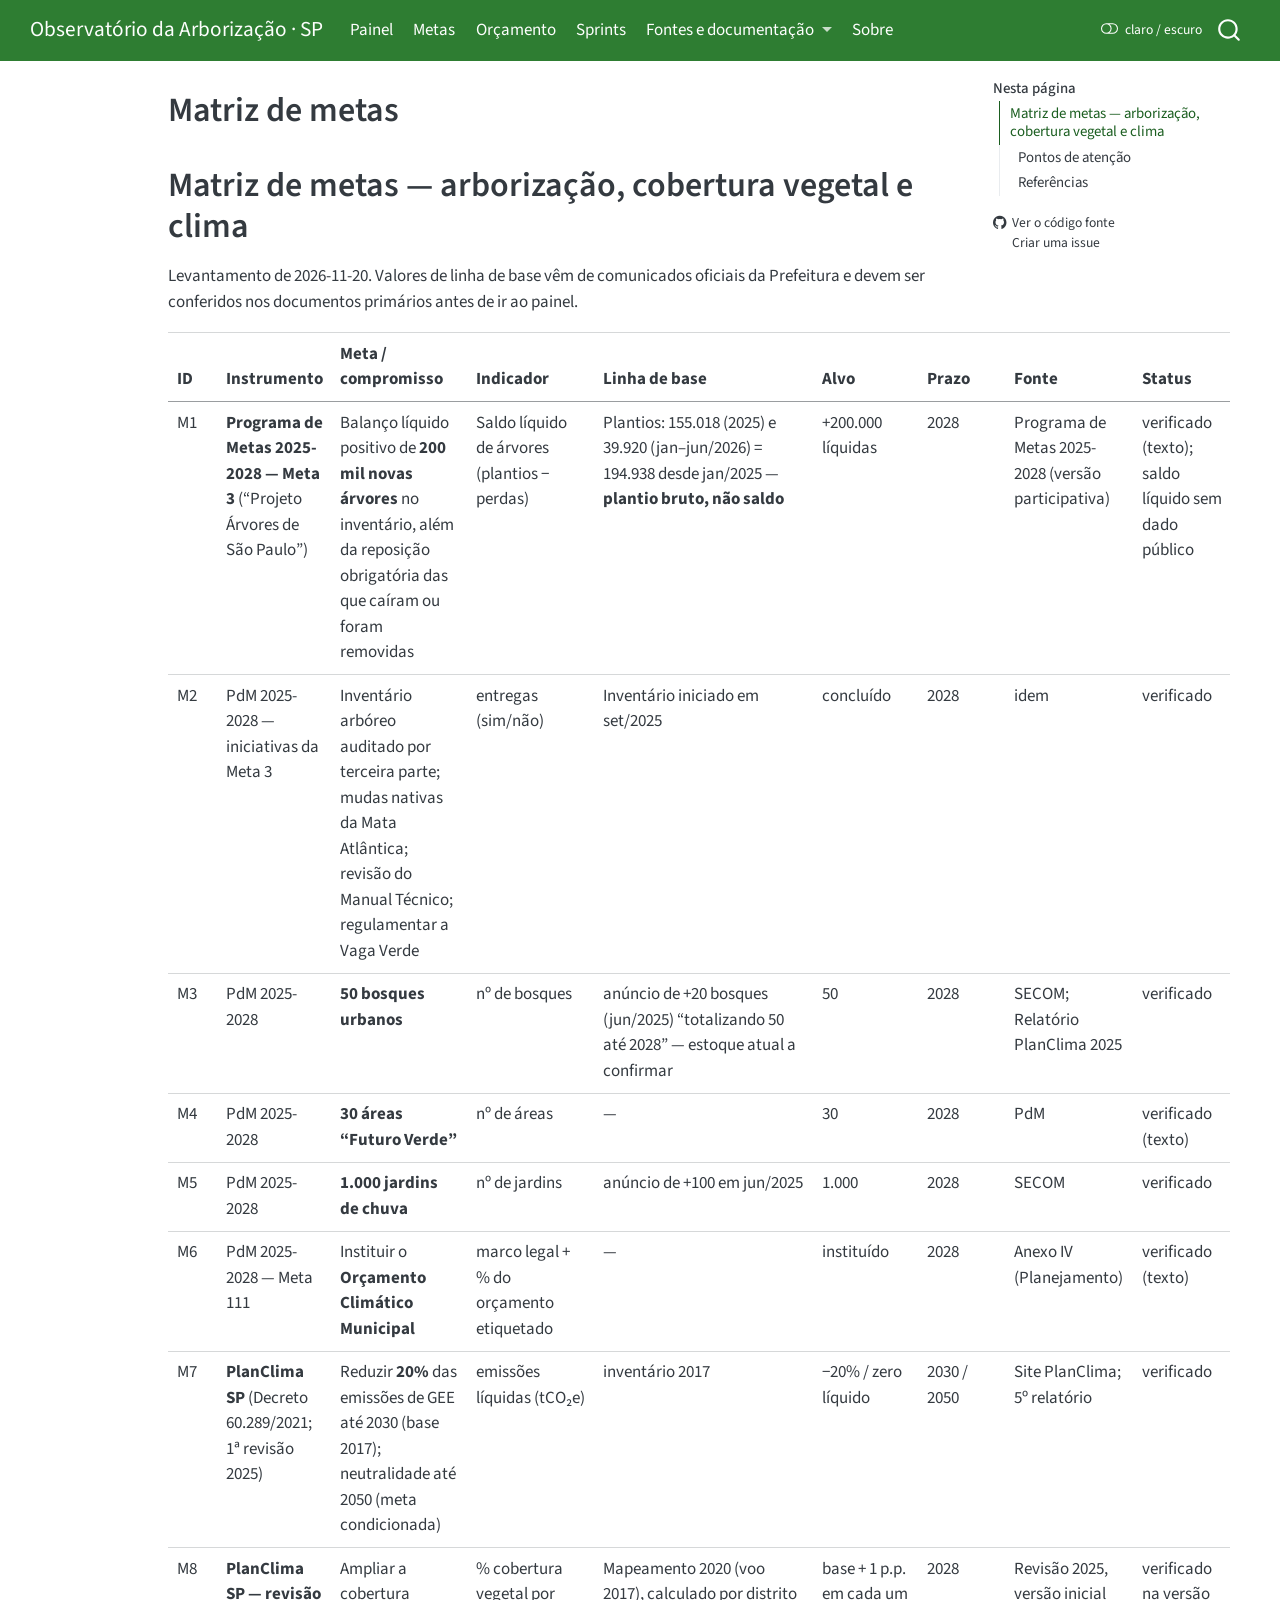
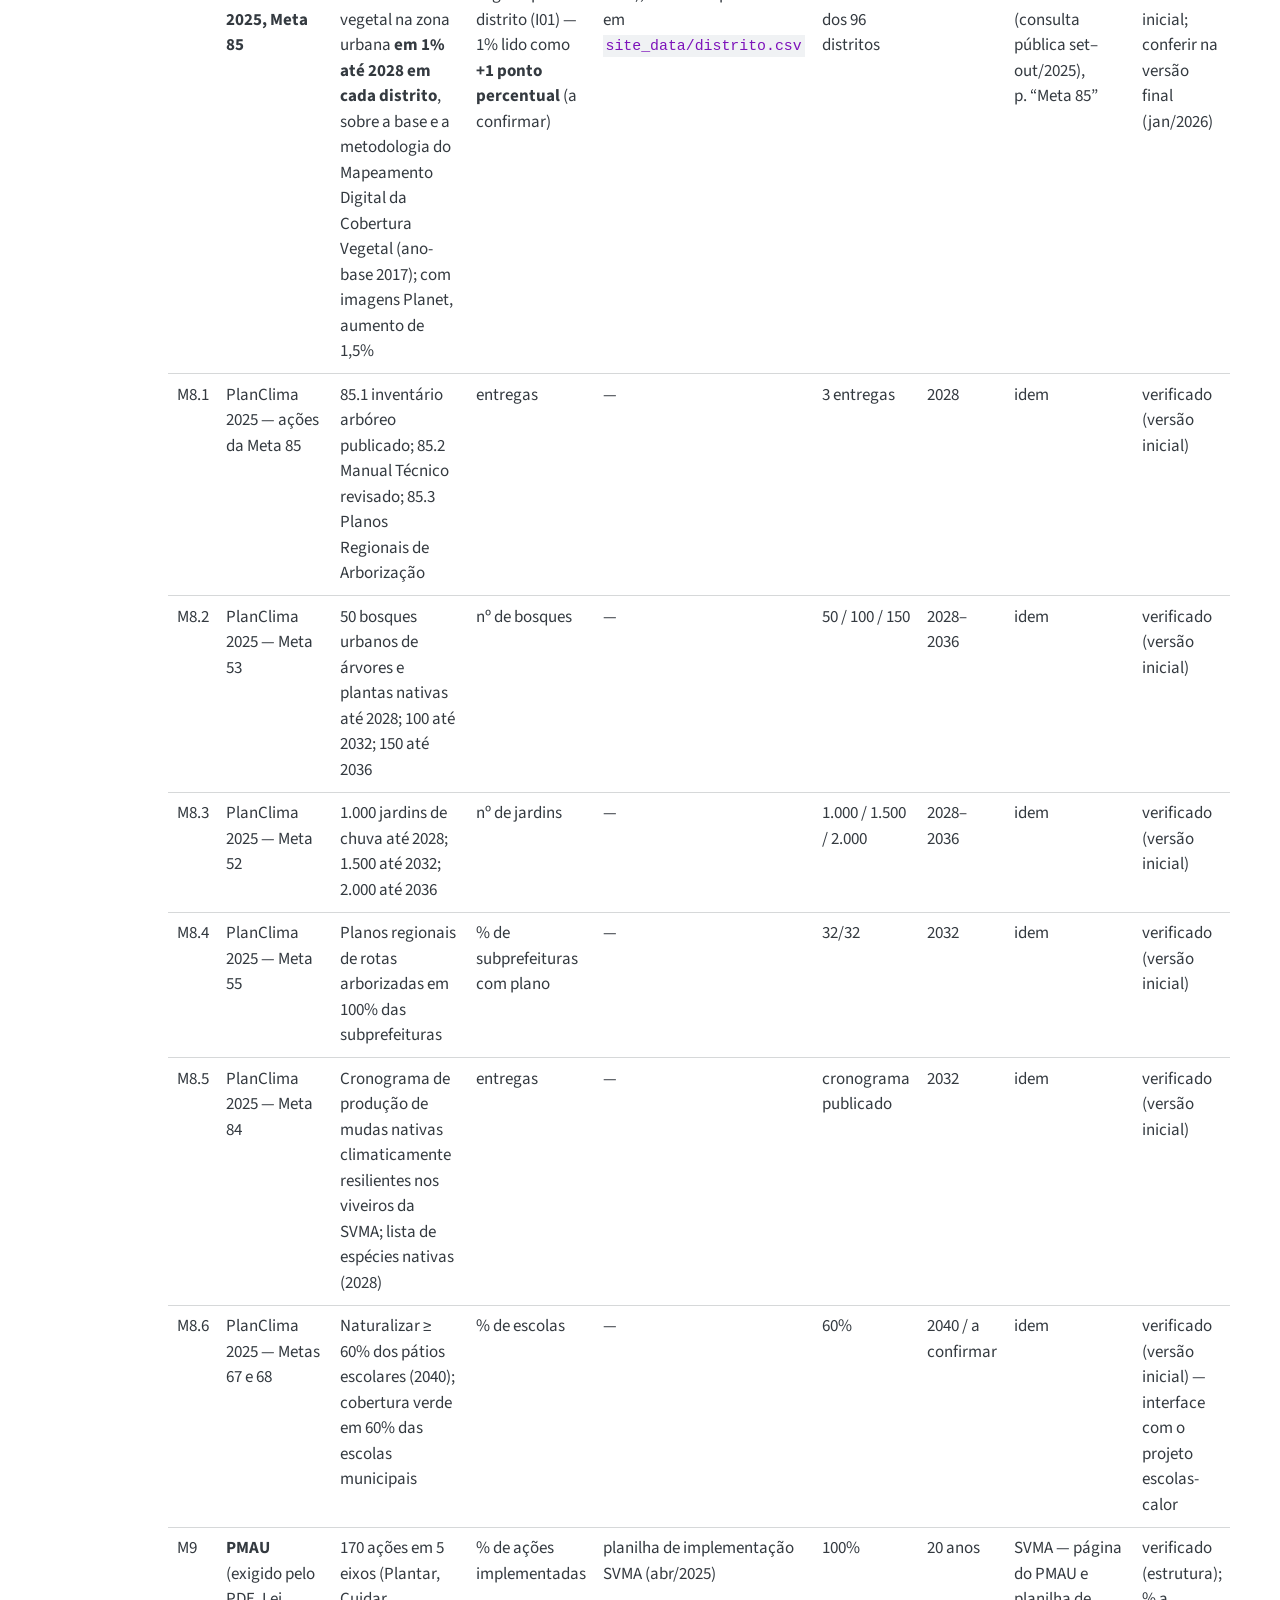
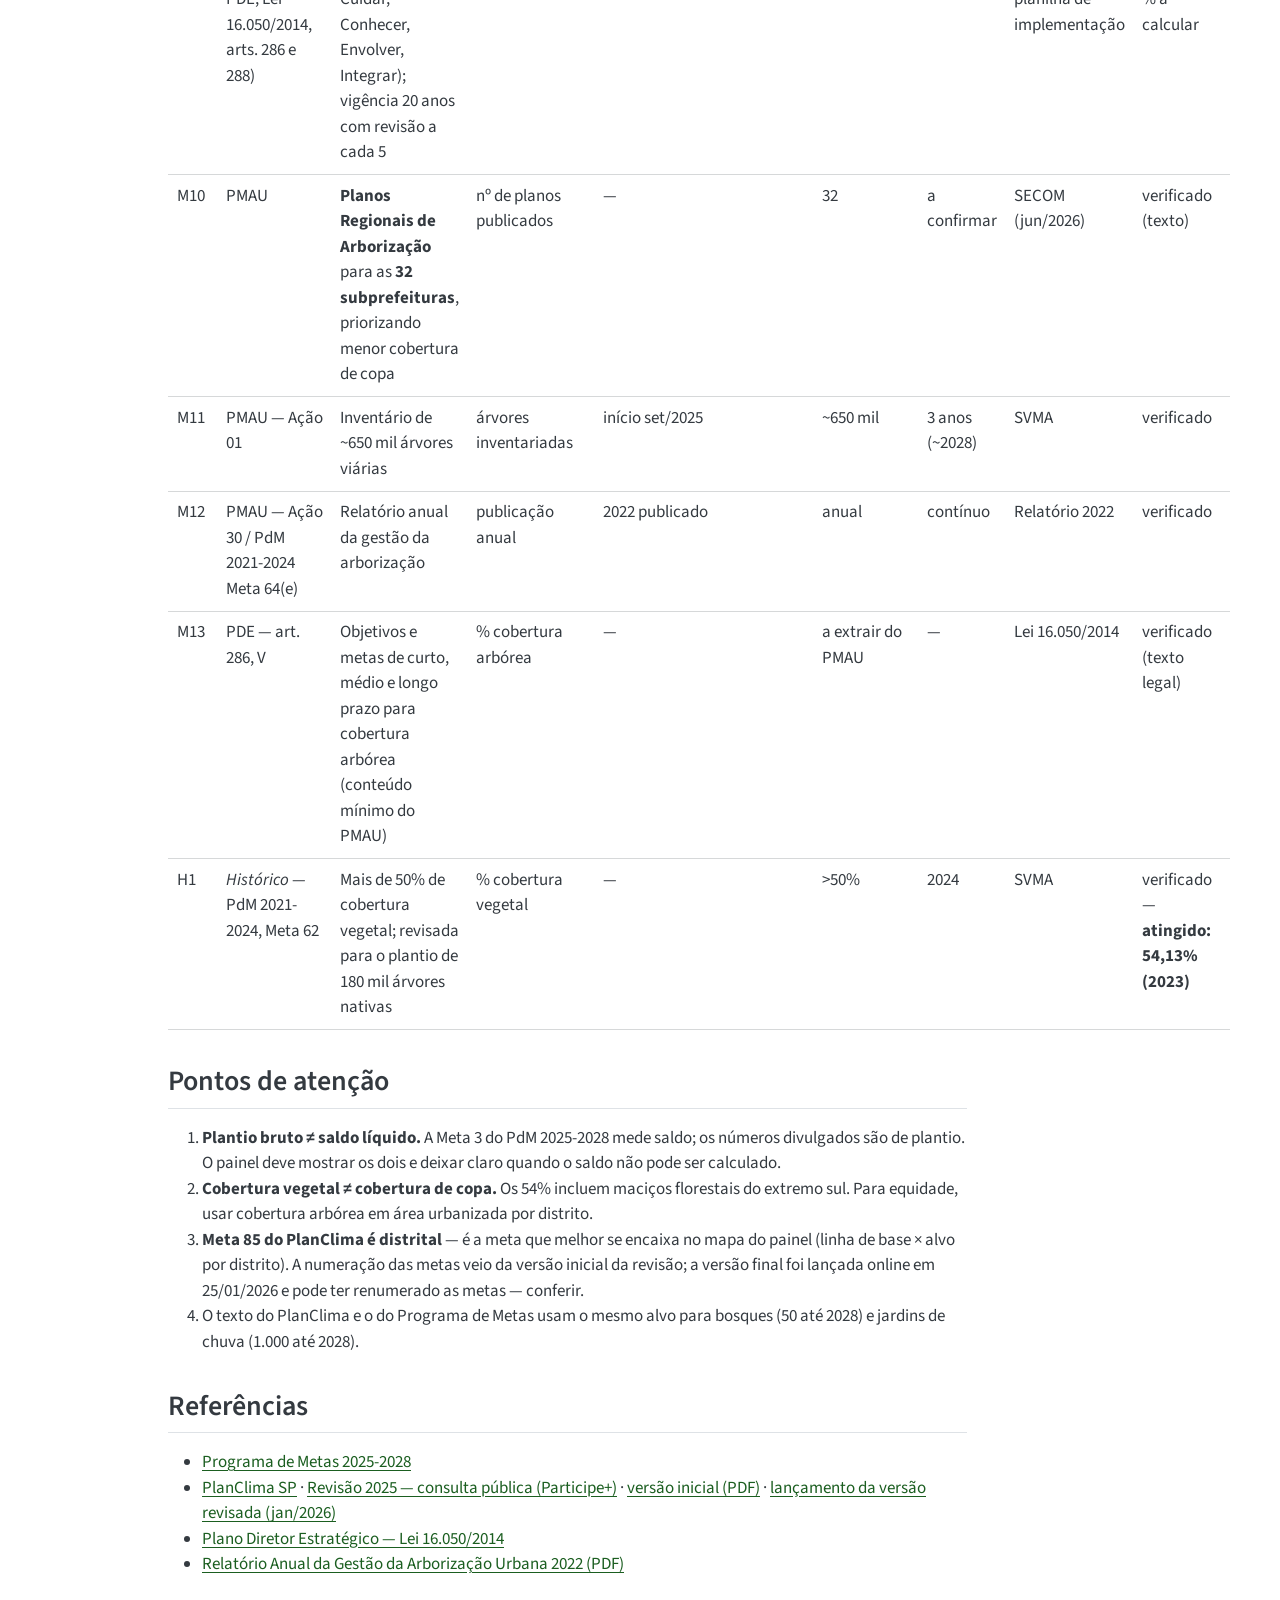
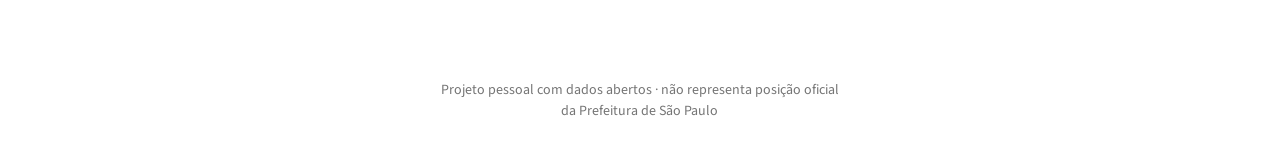
<file: docs/02_matriz_metas.html>
<!DOCTYPE html>
<html xmlns="http://www.w3.org/1999/xhtml" lang="pt-BR" xml:lang="pt-BR"><head>

<meta charset="utf-8">
<meta name="generator" content="quarto-1.11.9">

<meta name="viewport" content="width=device-width, initial-scale=1.0, user-scalable=yes">


<title>Matriz de metas – Observatório da Arborização · SP</title>
<style>
/* Default styles provided by pandoc.
** See https://pandoc.org/MANUAL.html#variables-for-html for config info.
*/
span.smallcaps{font-variant: small-caps;}
div.columns{display: flex; gap: 1.5em;}
div.column{flex: auto;}
@media screen {
div.columns{gap: min(4vw, 1.5em);}
div.column{overflow-x: auto;}
}
div.hanging-indent{margin-left: 1.5em; text-indent: -1.5em;}
ul.task-list{list-style: none;}
ul.task-list li input[type="checkbox"] {
  width: 0.8em;
  margin: 0 0.8em 0.2em -1em; /* quarto-specific, see https://github.com/quarto-dev/quarto-cli/issues/4556 */ 
  vertical-align: middle;
}
</style>


<script src="../site_libs/quarto-nav/quarto-nav.js"></script>
<script src="../site_libs/quarto-nav/headroom.min.js"></script>
<script src="../site_libs/clipboard/clipboard.min.js"></script>
<script src="../site_libs/quarto-search/autocomplete.umd.js"></script>
<script src="../site_libs/quarto-search/fuse.min.js"></script>
<script src="../site_libs/quarto-search/quarto-search.js"></script>
<meta name="quarto:offset" content="../">
<script src="../site_libs/quarto-html/quarto.js" type="module"></script>
<script src="../site_libs/quarto-html/tabsets/tabsets.js" type="module"></script>
<script src="../site_libs/quarto-html/scrollable-regions/scrollable-regions.js" type="module"></script>
<script src="../site_libs/quarto-html/popper.min.js"></script>
<script src="../site_libs/quarto-html/tippy.umd.min.js"></script>
<script src="../site_libs/quarto-html/anchor.min.js"></script>
<link href="../site_libs/quarto-html/tippy.css" rel="stylesheet">
<link href="../site_libs/quarto-html/quarto-syntax-highlighting-63b5708e65d6cd79cd7618c58d0c21e7.css" rel="stylesheet" class="quarto-color-scheme" id="quarto-text-highlighting-styles">
<link href="../site_libs/quarto-html/quarto-syntax-highlighting-dark-447e42e69aaa9833c0ba1b986f430b20.css" rel="stylesheet" class="quarto-color-scheme quarto-color-alternate" id="quarto-text-highlighting-styles">
<link href="../site_libs/quarto-html/quarto-syntax-highlighting-63b5708e65d6cd79cd7618c58d0c21e7.css" rel="stylesheet" class="quarto-color-scheme-extra" id="quarto-text-highlighting-styles">
<script src="../site_libs/bootstrap/bootstrap.min.js"></script>
<link href="../site_libs/bootstrap/bootstrap-icons.css" rel="stylesheet">
<link href="../site_libs/bootstrap/bootstrap-97ff3283ae1b8763fce2c56c4088be0c.min.css" rel="stylesheet" append-hash="true" class="quarto-color-scheme" id="quarto-bootstrap" data-mode="light">
<link href="../site_libs/bootstrap/bootstrap-dark-fb5eb58245a983c05053aa1c0c58f8da.min.css" rel="stylesheet" append-hash="true" class="quarto-color-scheme quarto-color-alternate" id="quarto-bootstrap" data-mode="dark">
<link href="../site_libs/bootstrap/bootstrap-97ff3283ae1b8763fce2c56c4088be0c.min.css" rel="stylesheet" append-hash="true" class="quarto-color-scheme-extra" id="quarto-bootstrap" data-mode="light">
<script id="quarto-search-options" type="application/json">{
  "location": "navbar",
  "copy-button": false,
  "collapse-after": 3,
  "panel-placement": "end",
  "type": "overlay",
  "limit": 50,
  "keyboard-shortcut": [
    "f",
    "/",
    "s"
  ],
  "show-item-context": false,
  "language": {
    "search-no-results-text": "Nenhum resultado",
    "search-matching-documents-text": "documentos correspondentes",
    "search-copy-link-title": "Copiar link para a busca",
    "search-hide-matches-text": "Esconder correspondências adicionais",
    "search-more-match-text": "mais correspondência neste documento",
    "search-more-matches-text": "mais correspondências neste documento",
    "search-clear-button-title": "Limpar",
    "search-text-placeholder": "",
    "search-detached-cancel-button-title": "Cancelar",
    "search-submit-button-title": "Enviar",
    "search-label": "Procurar"
  }
}</script>


</head>

<body class="nav-fixed quarto-light"><a id="quarto-skip-link" class="visually-hidden-focusable" href="#quarto-document-content">Pular para o conteúdo principal</a><script id="quarto-html-before-body" type="application/javascript">
    const toggleBodyColorMode = (bsSheetEl) => {
      const mode = bsSheetEl.getAttribute("data-mode");
      const bodyEl = window.document.querySelector("body");
      if (mode === "dark") {
        bodyEl.classList.add("quarto-dark");
        bodyEl.classList.remove("quarto-light");
      } else {
        bodyEl.classList.add("quarto-light");
        bodyEl.classList.remove("quarto-dark");
      }
    }
    const toggleBodyColorPrimary = () => {
      const bsSheetEl = window.document.querySelector("link#quarto-bootstrap:not([rel=disabled-stylesheet])");
      if (bsSheetEl) {
        toggleBodyColorMode(bsSheetEl);
      }
    }
    const setColorSchemeToggle = (alternate) => {
      const toggles = window.document.querySelectorAll('.quarto-color-scheme-toggle');
      for (let i=0; i < toggles.length; i++) {
        const toggle = toggles[i];
        if (toggle) {
          toggle.setAttribute("aria-checked", alternate ? "true" : "false");
          if (alternate) {
            toggle.classList.add("alternate");
          } else {
            toggle.classList.remove("alternate");
          }
        }
      }
    };
    const toggleColorMode = (alternate) => {
      // Switch the stylesheets
      const primaryStylesheets = window.document.querySelectorAll('link.quarto-color-scheme:not(.quarto-color-alternate)');
      const alternateStylesheets = window.document.querySelectorAll('link.quarto-color-scheme.quarto-color-alternate');
      manageTransitions('#quarto-margin-sidebar .nav-link', false);
      if (alternate) {
        // note: dark is layered on light, we don't disable primary!
        enableStylesheet(alternateStylesheets);
        for (const sheetNode of alternateStylesheets) {
          if (sheetNode.id === "quarto-bootstrap") {
            toggleBodyColorMode(sheetNode);
          }
        }
      } else {
        disableStylesheet(alternateStylesheets);
        enableStylesheet(primaryStylesheets)
        toggleBodyColorPrimary();
      }
      manageTransitions('#quarto-margin-sidebar .nav-link', true);
      // Switch the toggles
      setColorSchemeToggle(alternate)
    }
    // Hack to workaround the fact that safari doesn't
    // properly recolor the scrollbar when toggling (#1455).
    // Not run on load: stylesheets are set before first paint there, and
    // scrolling would undo the scroll to a URL fragment (#14973).
    // The one pixel nudge keeps the reader where they were.
    const refreshSafariScrollbar = () => {
      if (navigator.userAgent.indexOf('Safari') > 0 && navigator.userAgent.indexOf('Chrome') == -1) {
        manageTransitions("body", false);
        const scrollY = window.scrollY;
        window.scrollTo(0, scrollY > 0 ? scrollY - 1 : 1);
        setTimeout(() => {
          window.scrollTo(0, scrollY);
          manageTransitions("body", true);
        }, 40);
      }
    }
    const disableStylesheet = (stylesheets) => {
      for (let i=0; i < stylesheets.length; i++) {
        const stylesheet = stylesheets[i];
        stylesheet.rel = 'disabled-stylesheet';
      }
    }
    const enableStylesheet = (stylesheets) => {
      for (let i=0; i < stylesheets.length; i++) {
        const stylesheet = stylesheets[i];
        if(stylesheet.rel !== 'stylesheet') { // for Chrome, which will still FOUC without this check
          stylesheet.rel = 'stylesheet';
        }
      }
    }
    const manageTransitions = (selector, allowTransitions) => {
      const els = window.document.querySelectorAll(selector);
      for (let i=0; i < els.length; i++) {
        const el = els[i];
        if (allowTransitions) {
          el.classList.remove('notransition');
        } else {
          el.classList.add('notransition');
        }
      }
    }
    const isFileUrl = () => {
      return window.location.protocol === 'file:';
    }
    const hasAlternateSentinel = () => {
      let styleSentinel = getColorSchemeSentinel();
      if (styleSentinel !== null) {
        return styleSentinel === "alternate";
      } else {
        return false;
      }
    }
    const setStyleSentinel = (alternate) => {
      const value = alternate ? "alternate" : "default";
      if (!isFileUrl()) {
        window.localStorage.setItem("quarto-color-scheme", value);
      } else {
        localAlternateSentinel = value;
      }
    }
    const getColorSchemeSentinel = () => {
      if (!isFileUrl()) {
        const storageValue = window.localStorage.getItem("quarto-color-scheme");
        return storageValue != null ? storageValue : localAlternateSentinel;
      } else {
        return localAlternateSentinel;
      }
    }
    const toggleGiscusIfUsed = (isAlternate, darkModeDefault) => {
      const baseTheme = document.querySelector('#giscus-base-theme')?.value ?? 'light';
      const alternateTheme = document.querySelector('#giscus-alt-theme')?.value ?? 'dark';
      let newTheme = '';
      if(authorPrefersDark) {
        newTheme = isAlternate ? baseTheme : alternateTheme;
      } else {
        newTheme = isAlternate ? alternateTheme : baseTheme;
      }
      const changeGiscusTheme = () => {
        // From: https://github.com/giscus/giscus/issues/336
        const sendMessage = (message) => {
          const iframe = document.querySelector('iframe.giscus-frame');
          if (!iframe) return;
          iframe.contentWindow.postMessage({ giscus: message }, 'https://giscus.app');
        }
        sendMessage({
          setConfig: {
            theme: newTheme
          }
        });
      }
      const isGiscussLoaded = window.document.querySelector('iframe.giscus-frame') !== null;
      if (isGiscussLoaded) {
        changeGiscusTheme();
      }
    };
    const authorPrefersDark = false;
    const queryPrefersDark = window.matchMedia('(prefers-color-scheme: dark)');
    const darkModeDefault = queryPrefersDark.matches;
      document.querySelector('link#quarto-text-highlighting-styles.quarto-color-scheme-extra').rel = 'disabled-stylesheet';
      document.querySelector('link#quarto-bootstrap.quarto-color-scheme-extra').rel = 'disabled-stylesheet';
    let localAlternateSentinel = darkModeDefault ? 'alternate' : 'default';
    // Dark / light mode switch
    window.quartoToggleColorScheme = () => {
      // Read the current dark / light value
      let toAlternate = !hasAlternateSentinel();
      toggleColorMode(toAlternate);
      refreshSafariScrollbar();
      setStyleSentinel(toAlternate);
      toggleGiscusIfUsed(toAlternate, darkModeDefault);
      window.dispatchEvent(new Event('resize'));
    };
    queryPrefersDark.addEventListener("change", e => {
      if(window.localStorage.getItem("quarto-color-scheme") !== null)
        return;
      const alternate = e.matches
      toggleColorMode(alternate);
      refreshSafariScrollbar();
      localAlternateSentinel = e.matches ? 'alternate' : 'default'; // this is used alongside local storage!
      toggleGiscusIfUsed(alternate, darkModeDefault);
    });
    // Switch to dark mode if need be
    if (hasAlternateSentinel()) {
      toggleColorMode(true);
    } else {
      toggleColorMode(false);
    }
  </script>

<div id="quarto-search-results"></div>
  <header id="quarto-header" class="headroom fixed-top">
    <nav class="navbar navbar-expand-lg " data-bs-theme="dark" aria-label="Site">
      <div class="navbar-container container-fluid">
      <div class="navbar-brand-container mx-auto">
    <a class="navbar-brand" href="../index.html">
    <span class="navbar-title">Observatório da Arborização · SP</span>
    </a>
  </div>
          <button class="navbar-toggler" type="button" data-bs-toggle="collapse" data-bs-target="#navbarCollapse" aria-controls="navbarCollapse" aria-expanded="false" aria-label="Alternar de navegação" onclick="if (window.quartoToggleHeadroom) { window.quartoToggleHeadroom(); }">
  <span class="navbar-toggler-icon"></span>
</button>
          <div class="collapse navbar-collapse" id="navbarCollapse">
            <ul class="navbar-nav navbar-nav-scroll me-auto">
  <li class="nav-item">
    <a class="nav-link" href="../index.html"> 
<span class="menu-text">Painel</span></a>
  </li>  
  <li class="nav-item">
    <a class="nav-link" href="../metas.html"> 
<span class="menu-text">Metas</span></a>
  </li>  
  <li class="nav-item">
    <a class="nav-link" href="../orcamento.html"> 
<span class="menu-text">Orçamento</span></a>
  </li>  
  <li class="nav-item">
    <a class="nav-link" href="../sprints.html"> 
<span class="menu-text">Sprints</span></a>
  </li>  
  <li class="nav-item dropdown ">
    <a class="nav-link dropdown-toggle" href="#" id="nav-menu-fontes-e-documentação" role="link" data-bs-toggle="dropdown" aria-expanded="false">
 <span class="menu-text">Fontes e documentação</span>
    </a>
    <ul class="dropdown-menu" aria-labelledby="nav-menu-fontes-e-documentação">    
        <li>
    <a class="dropdown-item" href="../docs/01_catalogo_fontes.html">
 <span class="dropdown-text">Catálogo de fontes</span></a>
  </li>  
        <li>
    <a class="dropdown-item" href="../docs/02_matriz_metas.html">
 <span class="dropdown-text">Matriz de metas</span></a>
  </li>  
        <li>
    <a class="dropdown-item" href="../docs/03_benchmarking.html">
 <span class="dropdown-text">Benchmarking de painéis</span></a>
  </li>  
        <li>
    <a class="dropdown-item" href="../docs/04_indicadores_painel.html">
 <span class="dropdown-text">Indicadores e desenho do painel</span></a>
  </li>  
        <li>
    <a class="dropdown-item" href="../docs/decisoes.html">
 <span class="dropdown-text">Registro de decisões</span></a>
  </li>  
    </ul>
  </li>
  <li class="nav-item">
    <a class="nav-link" href="../sobre.html"> 
<span class="menu-text">Sobre</span></a>
  </li>  
</ul>
          </div> <!-- /navcollapse -->
            <div class="quarto-navbar-tools">
  <button type="button" role="switch" aria-checked="false" class="quarto-color-scheme-toggle quarto-navigation-tool  px-1" onclick="window.quartoToggleColorScheme(); return false;" title="Alternar modo escuro" aria-label="Alternar modo escuro"><i class="bi"></i></button>
</div>
            <div id="quarto-search" class="" title="Procurar"></div>
      </div> <!-- /container-fluid -->
    </nav>
</header>
<!-- content -->
<div id="quarto-content" class="quarto-container page-columns page-rows-contents page-layout-article page-navbar">
<!-- sidebar -->
<!-- margin-sidebar -->
    <div id="quarto-margin-sidebar" class="sidebar margin-sidebar">
        <nav id="TOC" role="doc-toc" aria-labelledby="toc-title" class="toc-active">
    <h2 id="toc-title">Nesta página</h2>
   
  <ul>
  <li><a href="#matriz-de-metas-arborização-cobertura-vegetal-e-clima" id="toc-matriz-de-metas-arborização-cobertura-vegetal-e-clima" class="nav-link active" data-scroll-target="#matriz-de-metas-arborização-cobertura-vegetal-e-clima">Matriz de metas — arborização, cobertura vegetal e clima</a>
  <ul class="collapse">
  <li><a href="#pontos-de-atenção" id="toc-pontos-de-atenção" class="nav-link" data-scroll-target="#pontos-de-atenção">Pontos de atenção</a></li>
  <li><a href="#referências" id="toc-referências" class="nav-link" data-scroll-target="#referências">Referências</a></li>
  </ul></li>
  </ul>
<div class="toc-actions"><ul><li><a href="https://github.com/micadw/arborizacao-sp/blob/main/docs/02_matriz_metas.md" class="toc-action"><i class="bi bi-github"></i>Ver o código fonte</a></li><li><a href="https://github.com/micadw/arborizacao-sp/issues/new" class="toc-action"><i class="bi empty"></i>Criar uma issue</a></li></ul></div></nav>
    </div>
<!-- main -->
<main class="content" id="quarto-document-content" tabindex="-1">


<header id="title-block-header" class="quarto-title-block default">
<div class="quarto-title">
<h1 class="title">Matriz de metas</h1>
</div>



<div class="quarto-title-meta">

    
  
    
  </div>
  


</header>


<section id="matriz-de-metas-arborização-cobertura-vegetal-e-clima" class="level1">
<h1>Matriz de metas — arborização, cobertura vegetal e clima</h1>
<p>Levantamento de 2026-11-20. Valores de linha de base vêm de comunicados oficiais da Prefeitura e devem ser conferidos nos documentos primários antes de ir ao painel.</p>
<table class="caption-top table">
<colgroup>
<col style="width: 11%">
<col style="width: 11%">
<col style="width: 11%">
<col style="width: 11%">
<col style="width: 11%">
<col style="width: 11%">
<col style="width: 11%">
<col style="width: 11%">
<col style="width: 11%">
</colgroup>
<thead>
<tr class="header">
<th>ID</th>
<th>Instrumento</th>
<th>Meta / compromisso</th>
<th>Indicador</th>
<th>Linha de base</th>
<th>Alvo</th>
<th>Prazo</th>
<th>Fonte</th>
<th>Status</th>
</tr>
</thead>
<tbody>
<tr class="odd">
<td>M1</td>
<td><strong>Programa de Metas 2025-2028 — Meta 3</strong> (“Projeto Árvores de São Paulo”)</td>
<td>Balanço líquido positivo de <strong>200 mil novas árvores</strong> no inventário, além da reposição obrigatória das que caíram ou foram removidas</td>
<td>Saldo líquido de árvores (plantios − perdas)</td>
<td>Plantios: 155.018 (2025) e 39.920 (jan–jun/2026) = 194.938 desde jan/2025 — <strong>plantio bruto, não saldo</strong></td>
<td>+200.000 líquidas</td>
<td>2028</td>
<td>Programa de Metas 2025-2028 (versão participativa)</td>
<td>verificado (texto); saldo líquido sem dado público</td>
</tr>
<tr class="even">
<td>M2</td>
<td>PdM 2025-2028 — iniciativas da Meta 3</td>
<td>Inventário arbóreo auditado por terceira parte; mudas nativas da Mata Atlântica; revisão do Manual Técnico; regulamentar a Vaga Verde</td>
<td>entregas (sim/não)</td>
<td>Inventário iniciado em set/2025</td>
<td>concluído</td>
<td>2028</td>
<td>idem</td>
<td>verificado</td>
</tr>
<tr class="odd">
<td>M3</td>
<td>PdM 2025-2028</td>
<td><strong>50 bosques urbanos</strong></td>
<td>nº de bosques</td>
<td>anúncio de +20 bosques (jun/2025) “totalizando 50 até 2028” — estoque atual a confirmar</td>
<td>50</td>
<td>2028</td>
<td>SECOM; Relatório PlanClima 2025</td>
<td>verificado</td>
</tr>
<tr class="even">
<td>M4</td>
<td>PdM 2025-2028</td>
<td><strong>30 áreas “Futuro Verde”</strong></td>
<td>nº de áreas</td>
<td>—</td>
<td>30</td>
<td>2028</td>
<td>PdM</td>
<td>verificado (texto)</td>
</tr>
<tr class="odd">
<td>M5</td>
<td>PdM 2025-2028</td>
<td><strong>1.000 jardins de chuva</strong></td>
<td>nº de jardins</td>
<td>anúncio de +100 em jun/2025</td>
<td>1.000</td>
<td>2028</td>
<td>SECOM</td>
<td>verificado</td>
</tr>
<tr class="even">
<td>M6</td>
<td>PdM 2025-2028 — Meta 111</td>
<td>Instituir o <strong>Orçamento Climático Municipal</strong></td>
<td>marco legal + % do orçamento etiquetado</td>
<td>—</td>
<td>instituído</td>
<td>2028</td>
<td>Anexo IV (Planejamento)</td>
<td>verificado (texto)</td>
</tr>
<tr class="odd">
<td>M7</td>
<td><strong>PlanClima SP</strong> (Decreto 60.289/2021; 1ª revisão 2025)</td>
<td>Reduzir <strong>20%</strong> das emissões de GEE até 2030 (base 2017); neutralidade até 2050 (meta condicionada)</td>
<td>emissões líquidas (tCO₂e)</td>
<td>inventário 2017</td>
<td>−20% / zero líquido</td>
<td>2030 / 2050</td>
<td>Site PlanClima; 5º relatório</td>
<td>verificado</td>
</tr>
<tr class="even">
<td>M8</td>
<td><strong>PlanClima SP — revisão 2025, Meta 85</strong></td>
<td>Ampliar a cobertura vegetal na zona urbana <strong>em 1% até 2028 em cada distrito</strong>, sobre a base e a metodologia do Mapeamento Digital da Cobertura Vegetal (ano-base 2017); com imagens Planet, aumento de 1,5%</td>
<td>% cobertura vegetal por distrito (I01) — 1% lido como <strong>+1 ponto percentual</strong> (a confirmar)</td>
<td>Mapeamento 2020 (voo 2017), calculado por distrito em <code>site_data/distrito.csv</code></td>
<td>base + 1 p.p. em cada um dos 96 distritos</td>
<td>2028</td>
<td>Revisão 2025, versão inicial (consulta pública set–out/2025), p.&nbsp;“Meta 85”</td>
<td>verificado na versão inicial; conferir na versão final (jan/2026)</td>
</tr>
<tr class="odd">
<td>M8.1</td>
<td>PlanClima 2025 — ações da Meta 85</td>
<td>85.1 inventário arbóreo publicado; 85.2 Manual Técnico revisado; 85.3 Planos Regionais de Arborização</td>
<td>entregas</td>
<td>—</td>
<td>3 entregas</td>
<td>2028</td>
<td>idem</td>
<td>verificado (versão inicial)</td>
</tr>
<tr class="even">
<td>M8.2</td>
<td>PlanClima 2025 — Meta 53</td>
<td>50 bosques urbanos de árvores e plantas nativas até 2028; 100 até 2032; 150 até 2036</td>
<td>nº de bosques</td>
<td>—</td>
<td>50 / 100 / 150</td>
<td>2028–2036</td>
<td>idem</td>
<td>verificado (versão inicial)</td>
</tr>
<tr class="odd">
<td>M8.3</td>
<td>PlanClima 2025 — Meta 52</td>
<td>1.000 jardins de chuva até 2028; 1.500 até 2032; 2.000 até 2036</td>
<td>nº de jardins</td>
<td>—</td>
<td>1.000 / 1.500 / 2.000</td>
<td>2028–2036</td>
<td>idem</td>
<td>verificado (versão inicial)</td>
</tr>
<tr class="even">
<td>M8.4</td>
<td>PlanClima 2025 — Meta 55</td>
<td>Planos regionais de rotas arborizadas em 100% das subprefeituras</td>
<td>% de subprefeituras com plano</td>
<td>—</td>
<td>32/32</td>
<td>2032</td>
<td>idem</td>
<td>verificado (versão inicial)</td>
</tr>
<tr class="odd">
<td>M8.5</td>
<td>PlanClima 2025 — Meta 84</td>
<td>Cronograma de produção de mudas nativas climaticamente resilientes nos viveiros da SVMA; lista de espécies nativas (2028)</td>
<td>entregas</td>
<td>—</td>
<td>cronograma publicado</td>
<td>2032</td>
<td>idem</td>
<td>verificado (versão inicial)</td>
</tr>
<tr class="even">
<td>M8.6</td>
<td>PlanClima 2025 — Metas 67 e 68</td>
<td>Naturalizar ≥ 60% dos pátios escolares (2040); cobertura verde em 60% das escolas municipais</td>
<td>% de escolas</td>
<td>—</td>
<td>60%</td>
<td>2040 / a confirmar</td>
<td>idem</td>
<td>verificado (versão inicial) — interface com o projeto escolas-calor</td>
</tr>
<tr class="odd">
<td>M9</td>
<td><strong>PMAU</strong> (exigido pelo PDE, Lei 16.050/2014, arts. 286 e 288)</td>
<td>170 ações em 5 eixos (Plantar, Cuidar, Conhecer, Envolver, Integrar); vigência 20 anos com revisão a cada 5</td>
<td>% de ações implementadas</td>
<td>planilha de implementação SVMA (abr/2025)</td>
<td>100%</td>
<td>20 anos</td>
<td>SVMA — página do PMAU e planilha de implementação</td>
<td>verificado (estrutura); % a calcular</td>
</tr>
<tr class="even">
<td>M10</td>
<td>PMAU</td>
<td><strong>Planos Regionais de Arborização</strong> para as <strong>32 subprefeituras</strong>, priorizando menor cobertura de copa</td>
<td>nº de planos publicados</td>
<td>—</td>
<td>32</td>
<td>a confirmar</td>
<td>SECOM (jun/2026)</td>
<td>verificado (texto)</td>
</tr>
<tr class="odd">
<td>M11</td>
<td>PMAU — Ação 01</td>
<td>Inventário de ~650 mil árvores viárias</td>
<td>árvores inventariadas</td>
<td>início set/2025</td>
<td>~650 mil</td>
<td>3 anos (~2028)</td>
<td>SVMA</td>
<td>verificado</td>
</tr>
<tr class="even">
<td>M12</td>
<td>PMAU — Ação 30 / PdM 2021-2024 Meta 64(e)</td>
<td>Relatório anual da gestão da arborização</td>
<td>publicação anual</td>
<td>2022 publicado</td>
<td>anual</td>
<td>contínuo</td>
<td>Relatório 2022</td>
<td>verificado</td>
</tr>
<tr class="odd">
<td>M13</td>
<td>PDE — art. 286, V</td>
<td>Objetivos e metas de curto, médio e longo prazo para cobertura arbórea (conteúdo mínimo do PMAU)</td>
<td>% cobertura arbórea</td>
<td>—</td>
<td>a extrair do PMAU</td>
<td>—</td>
<td>Lei 16.050/2014</td>
<td>verificado (texto legal)</td>
</tr>
<tr class="even">
<td>H1</td>
<td><em>Histórico</em> — PdM 2021-2024, Meta 62</td>
<td>Mais de 50% de cobertura vegetal; revisada para o plantio de 180 mil árvores nativas</td>
<td>% cobertura vegetal</td>
<td>—</td>
<td>&gt;50%</td>
<td>2024</td>
<td>SVMA</td>
<td>verificado — <strong>atingido: 54,13% (2023)</strong></td>
</tr>
</tbody>
</table>
<section id="pontos-de-atenção" class="level2">
<h2 class="anchored" data-anchor-id="pontos-de-atenção">Pontos de atenção</h2>
<ol type="1">
<li><strong>Plantio bruto ≠ saldo líquido.</strong> A Meta 3 do PdM 2025-2028 mede saldo; os números divulgados são de plantio. O painel deve mostrar os dois e deixar claro quando o saldo não pode ser calculado.</li>
<li><strong>Cobertura vegetal ≠ cobertura de copa.</strong> Os 54% incluem maciços florestais do extremo sul. Para equidade, usar cobertura arbórea em área urbanizada por distrito.</li>
<li><strong>Meta 85 do PlanClima é distrital</strong> — é a meta que melhor se encaixa no mapa do painel (linha de base × alvo por distrito). A numeração das metas veio da versão inicial da revisão; a versão final foi lançada online em 25/01/2026 e pode ter renumerado as metas — conferir.</li>
<li>O texto do PlanClima e o do Programa de Metas usam o mesmo alvo para bosques (50 até 2028) e jardins de chuva (1.000 até 2028).</li>
</ol>
</section>
<section id="referências" class="level2">
<h2 class="anchored" data-anchor-id="referências">Referências</h2>
<ul>
<li><a href="https://programademetas.prefeitura.sp.gov.br/">Programa de Metas 2025-2028</a></li>
<li><a href="https://prefeitura.sp.gov.br/web/planclimasp">PlanClima SP</a> · <a href="https://participemais.prefeitura.sp.gov.br/legislation/processes/345/topics">Revisão 2025 — consulta pública (Participe+)</a> · <a href="https://participemais.prefeitura.sp.gov.br/system/documents/attachments/000/004/150/original/a6f49c8b4e056678ece8843bc23c70c0be2ac04d.pdf">versão inicial (PDF)</a> · <a href="https://prefeitura.sp.gov.br/web/secretaria_executiva_de_mudancas_climaticas/w/prefeitura-de-s%C3%A3o-paulo-entrega-o-plano-de-a%C3%A7%C3%A3o-clim%C3%A1tica-totalmente-revisado">lançamento da versão revisada (jan/2026)</a></li>
<li><a href="https://legislacao.prefeitura.sp.gov.br/leis/lei-16050-de-31-de-julho-de-2014">Plano Diretor Estratégico — Lei 16.050/2014</a></li>
<li><a href="https://www.capital.sp.gov.br/documents/d/meio_ambiente/relatorio-gestao-arborizacao_2022-pdf">Relatório Anual da Gestão da Arborização Urbana 2022 (PDF)</a></li>
</ul>


</section>
</section>

</main> <!-- /main -->
<script id="quarto-html-after-body" type="application/javascript">
  window.document.addEventListener("DOMContentLoaded", function (event) {
    // Ensure there is a toggle, if there isn't float one in the top right
    if (window.document.querySelector('.quarto-color-scheme-toggle') === null) {
      const toggle = window.document.createElement('button');
      toggle.type = "button";
      toggle.setAttribute("role", "switch");
      toggle.setAttribute("aria-checked", "false");
      toggle.classList.add('top-right');
      toggle.classList.add('quarto-color-scheme-toggle');
      toggle.setAttribute("aria-label", "Alternar modo escuro");
      toggle.onclick = function() { try { window.quartoToggleColorScheme(); } catch {} return false; };
      const i = window.document.createElement("i");
      i.classList.add('bi');
      toggle.appendChild(i);
      // Put the toggle in a landmark of its own, so that landmark navigation
      // can reach it.
      //
      // The container is always a fresh direct child of body, and the toggle is
      // never moved into page furniture that the theme or the author controls.
      // The toggle is positioned against the page, so any ancestor that
      // establishes a containing block captures it: a positioned element or a
      // grid for position: absolute, and transform, filter, will-change or
      // contain for position: fixed. A direct child of body has none of these
      // to inherit, and the shift when one appears is silent and visual.
      //
      // ARIA says a document should have at most one banner, and axe reports a
      // duplicate whether or not the banners carry distinct labels. So use a
      // header when the page has no banner yet, and a named region otherwise.
      //
      // A header is a banner wherever it sits, unless it is inside sectioning
      // content, so this cannot just look at the children of body: a custom
      // page layout wraps the title block header in a plain div. An explicit
      // role="banner" always counts.
      const sectioning = 'article, aside, main, nav, section, [role="article"], [role="complementary"], [role="main"], [role="navigation"], [role="region"]';
      const hasBanner = Array.from(
        window.document.querySelectorAll('header:not([role]), [role="banner"]')
      ).some(function(el) {
        return el.hasAttribute("role") || el.closest(sectioning) === null;
      });
      const container = window.document.createElement(hasBanner ? "div" : "header");
      if (hasBanner) {
        container.setAttribute("role", "region");
        container.setAttribute("aria-label", "Alternar modo escuro");
      }
      container.classList.add('quarto-color-scheme-toggle-container');
      container.appendChild(toggle);
      window.document.body.appendChild(container);
    }
    setColorSchemeToggle(hasAlternateSentinel())
    const icon = "";
    const anchorJS = new window.AnchorJS();
    anchorJS.options = {
      placement: 'right',
      icon: icon
    };
    anchorJS.add('.anchored');
    const isCodeAnnotation = (el) => {
      for (const clz of el.classList) {
        if (clz.startsWith('code-annotation-')) {                     
          return true;
        }
      }
      return false;
    }
    const onCopySuccess = function(e) {
      // button target
      const button = e.trigger;
      // don't keep focus
      button.blur();
      // flash "checked"
      button.classList.add('code-copy-button-checked');
      var currentTitle = button.getAttribute("title");
      button.setAttribute("title", "Copiada");
      let tooltip;
      if (window.bootstrap) {
        button.setAttribute("data-bs-toggle", "tooltip");
        button.setAttribute("data-bs-placement", "left");
        button.setAttribute("data-bs-title", "Copiada");
        tooltip = new bootstrap.Tooltip(button, 
          { trigger: "manual", 
            customClass: "code-copy-button-tooltip",
            offset: [0, -8]});
        tooltip.show();    
      }
      setTimeout(function() {
        if (tooltip) {
          tooltip.hide();
          button.removeAttribute("data-bs-title");
          button.removeAttribute("data-bs-toggle");
          button.removeAttribute("data-bs-placement");
        }
        button.setAttribute("title", currentTitle);
        button.classList.remove('code-copy-button-checked');
      }, 1000);
      // clear code selection
      e.clearSelection();
    }
    const getTextToCopy = function(trigger) {
      const outerScaffold = trigger.parentElement.cloneNode(true);
      const codeEl = outerScaffold.querySelector('code');
      for (const childEl of codeEl.children) {
        if (isCodeAnnotation(childEl)) {
          childEl.remove();
        }
      }
      return codeEl.innerText;
    }
    const clipboard = new window.ClipboardJS('.code-copy-button:not([data-in-quarto-modal])', {
      text: getTextToCopy
    });
    clipboard.on('success', onCopySuccess);
    if (window.document.getElementById('quarto-embedded-source-code-modal')) {
      const clipboardModal = new window.ClipboardJS('.code-copy-button[data-in-quarto-modal]', {
        text: getTextToCopy,
        container: window.document.getElementById('quarto-embedded-source-code-modal')
      });
      clipboardModal.on('success', onCopySuccess);
    }
      var localhostRegex = new RegExp(/^(?:http|https):\/\/localhost\:?[0-9]*\//);
      var mailtoRegex = new RegExp(/^mailto:/);
        var filterRegex = new RegExp("https:\/\/micadw\.github\.io\/arborizacao-sp");
      var isInternal = (href) => {
          return filterRegex.test(href) || localhostRegex.test(href) || mailtoRegex.test(href);
      }
      // Inspect non-navigation links and adorn them if external
      window.quartoDecorateExternalLinks = function (root) {
     var links = (root || window.document).querySelectorAll('a[href]:not(.nav-link):not(.navbar-brand):not(.toc-action):not(.sidebar-link):not(.sidebar-item-toggle):not(.pagination-link):not(.no-external):not([aria-hidden]):not(.dropdown-item):not(.quarto-navigation-tool):not(.about-link)');
      for (var i=0; i<links.length; i++) {
        const link = links[i];
        if (!isInternal(link.href)) {
          // undo the damage that might have been done by quarto-nav.js in the case of
          // links that we want to consider external
          if (link.dataset.originalHref !== undefined) {
            link.href = link.dataset.originalHref;
          }
          if (!link.classList.contains('no-external-icon')) {
          }
        }
      }
      };
      window.quartoDecorateExternalLinks(window.document);
    // Esc closes the popup (WCAG 1.4.13) and focus leaving both trigger and
    // popup closes it (WCAG 2.4.11); tippy handles neither for interactive popups.
    const hideOnEscAndFocusOut = {
      name: 'hideOnEscAndFocusOut',
      defaultValue: true,
      fn(instance) {
        const dismiss = () => {
          // A show scheduled by the trigger delay would otherwise reopen it
          instance.clearDelayTimeouts();
          instance.hide();
        };
        const onKeyDown = (event) => {
          if (event.key !== 'Escape') {
            return;
          }
          // Keep Esc from also reaching page handlers (e.g. reveal.js overview),
          // except an open reveal.js slide menu, which Esc should close too.
          // The menu handles keys only when its keyboard option is on.
          const menuHandlesEsc = window.Reveal?.getPlugin?.('menu')?.isOpen() &&
            window.Reveal.getConfig().menu?.keyboard !== false;
          if (!menuHandlesEsc) {
            event.stopPropagation();
          }
          if (instance.popper.contains(window.document.activeElement)) {
            // Disabled while refocusing so the focus trigger does not reopen it
            instance.disable();
            instance.reference.focus();
            instance.enable();
          }
          dismiss();
        };
        const onFocusOut = (event) => {
          const target = event.relatedTarget;
          if (target && !instance.reference.contains(target) &&
              !instance.popper.contains(target)) {
            dismiss();
          }
        };
        // On the trigger too: a click trigger (code-annotations: select) has no
        // blur handling. Attached for the instance's lifetime so leaving the
        // trigger also cancels a show still pending on the trigger delay.
        instance.reference.addEventListener('focusout', onFocusOut);
        return {
          onShow() {
            window.document.addEventListener('keydown', onKeyDown, true);
            instance.popper.addEventListener('focusout', onFocusOut);
          },
          onHide() {
            window.document.removeEventListener('keydown', onKeyDown, true);
            instance.popper.removeEventListener('focusout', onFocusOut);
          },
          onDestroy() {
            instance.reference.removeEventListener('focusout', onFocusOut);
          },
        };
      },
    };
    function tippyHover(el, contentFn, onTriggerFn, onUntriggerFn) {
      const config = {
        allowHTML: true,
        maxWidth: 500,
        delay: 100,
        arrow: false,
        appendTo: function(el) {
            return el.parentElement;
        },
        interactive: true,
        interactiveBorder: 10,
        theme: 'quarto',
        placement: 'bottom-start',
        plugins: [hideOnEscAndFocusOut],
      };
      if (contentFn) {
        config.content = contentFn;
      }
      if (onTriggerFn) {
        config.onTrigger = onTriggerFn;
      }
      if (onUntriggerFn) {
        config.onUntrigger = onUntriggerFn;
      }
      window.tippy(el, config); 
    }
    const noterefs = window.document.querySelectorAll('a[role="doc-noteref"]');
    for (var i=0; i<noterefs.length; i++) {
      const ref = noterefs[i];
      tippyHover(ref, function() {
        // use id or data attribute instead here
        let href = ref.getAttribute('data-footnote-href') || ref.getAttribute('href');
        try { href = new URL(href).hash; } catch {}
        const id = href.replace(/^#\/?/, "");
        const note = window.document.getElementById(id);
        if (note) {
          return note.innerHTML;
        } else {
          return "";
        }
      });
    }
    const xrefs = window.document.querySelectorAll('a.quarto-xref');
    const processXRef = (id, note) => {
      // Strip column container classes
      const stripColumnClz = (el) => {
        el.classList.remove("page-full", "page-columns");
        if (el.children) {
          for (const child of el.children) {
            stripColumnClz(child);
          }
        }
      }
      stripColumnClz(note)
      if (id === null || id.startsWith('sec-')) {
        // Special case sections, only their first couple elements
        const container = document.createElement("div");
        if (note.children && note.children.length > 2) {
          container.appendChild(note.children[0].cloneNode(true));
          for (let i = 1; i < note.children.length; i++) {
            const child = note.children[i];
            if (child.tagName === "P" && child.innerText === "") {
              continue;
            } else {
              container.appendChild(child.cloneNode(true));
              break;
            }
          }
          if (window.Quarto?.typesetMath) {
            window.Quarto.typesetMath(container);
          }
          return container.innerHTML
        } else {
          if (window.Quarto?.typesetMath) {
            window.Quarto.typesetMath(note);
          }
          return note.innerHTML;
        }
      } else {
        // Remove any anchor links if they are present
        const anchorLink = note.querySelector('a.anchorjs-link');
        if (anchorLink) {
          anchorLink.remove();
        }
        if (window.Quarto?.typesetMath) {
          window.Quarto.typesetMath(note);
        }
        if (note.classList.contains("callout")) {
          return note.outerHTML;
        } else {
          return note.innerHTML;
        }
      }
    }
    for (var i=0; i<xrefs.length; i++) {
      const xref = xrefs[i];
      tippyHover(xref, undefined, function(instance) {
        instance.disable();
        let url = xref.getAttribute('href');
        let hash = undefined; 
        if (url.startsWith('#')) {
          hash = url;
        } else {
          try { hash = new URL(url).hash; } catch {}
        }
        if (hash) {
          const id = hash.replace(/^#\/?/, "");
          const note = window.document.getElementById(id);
          if (note !== null) {
            try {
              const html = processXRef(id, note.cloneNode(true));
              instance.setContent(html);
            } finally {
              instance.enable();
              instance.show();
            }
          } else {
            // See if we can fetch this
            fetch(url.split('#')[0])
            .then(res => res.text())
            .then(html => {
              const parser = new DOMParser();
              const htmlDoc = parser.parseFromString(html, "text/html");
              const note = htmlDoc.getElementById(id);
              if (note !== null) {
                const html = processXRef(id, note);
                instance.setContent(html);
              } 
            }).finally(() => {
              instance.enable();
              instance.show();
            });
          }
        } else {
          // See if we can fetch a full url (with no hash to target)
          // This is a special case and we should probably do some content thinning / targeting
          fetch(url)
          .then(res => res.text())
          .then(html => {
            const parser = new DOMParser();
            const htmlDoc = parser.parseFromString(html, "text/html");
            const note = htmlDoc.querySelector('main.content');
            if (note !== null) {
              // This should only happen for chapter cross references
              // (since there is no id in the URL)
              // remove the first header
              if (note.children.length > 0 && note.children[0].tagName === "HEADER") {
                note.children[0].remove();
              }
              const html = processXRef(null, note);
              instance.setContent(html);
            } 
          }).finally(() => {
            instance.enable();
            instance.show();
          });
        }
      }, function(instance) {
      });
    }
        let selectedAnnoteEl;
        const selectorForAnnotation = ( cell, annotation) => {
          let cellAttr = 'data-code-cell="' + cell + '"';
          let lineAttr = 'data-code-annotation="' +  annotation + '"';
          const selector = 'span[' + cellAttr + '][' + lineAttr + ']';
          return selector;
        }
        const selectCodeLines = (annoteEl) => {
          const doc = window.document;
          const targetCell = annoteEl.getAttribute("data-target-cell");
          const targetAnnotation = annoteEl.getAttribute("data-target-annotation");
          const annoteSpan = window.document.querySelector(selectorForAnnotation(targetCell, targetAnnotation));
          const lines = annoteSpan.getAttribute("data-code-lines").split(",");
          const lineIds = lines.map((line) => {
            return targetCell + "-" + line;
          })
          // Each band is positioned against its own containing block, which is
          // not the offsetParent of the lines, so place it from client rects.
          const placeBand = (band, firstEl, lastEl, codeBlock) => {
            const container = band.offsetParent;
            if (container === null) {
              return;
            }
            const containerRect = container.getBoundingClientRect();
            // Reveal.js scales slides with a transform, so convert client
            // pixels back to the CSS pixels of the container.
            const scale = containerRect.height / container.offsetHeight || 1;
            const firstRect = firstEl.getBoundingClientRect();
            const lastRect = lastEl.getBoundingClientRect();
            const top = (firstRect.top - containerRect.top) / scale - container.clientTop + container.scrollTop;
            const height = (lastRect.bottom - firstRect.top) / scale;
            band.style.top = top - 2 + "px";
            band.style.height = height + 4 + "px";
            if (codeBlock) {
              // Without the copy button wrapper, the containing block is wider
              // than the code block, so span the code block explicitly.
              const blockRect = codeBlock.getBoundingClientRect();
              band.style.left = (blockRect.left - containerRect.left) / scale - container.clientLeft + container.scrollLeft + "px";
              band.style.width = blockRect.width / scale + "px";
            }
          };
          if (lineIds.length > 0) {
            const el = window.document.getElementById(lineIds[0]);
            const lastEl = window.document.getElementById(lineIds[lineIds.length - 1]);
            const parent = el.parentElement.parentElement;
            // cook up a div (if necessary) and position it
            let div = window.document.getElementById("code-annotation-line-highlight");
            if (div === null) {
              div = window.document.createElement("div");
              div.setAttribute("id", "code-annotation-line-highlight");
              div.style.position = 'absolute';
              parent.appendChild(div);
            }
            placeBand(div, el, lastEl, parent.closest("div.sourceCode") || parent);
            let gutterDiv = window.document.getElementById("code-annotation-line-highlight-gutter");
            if (gutterDiv === null) {
              gutterDiv = window.document.createElement("div");
              gutterDiv.setAttribute("id", "code-annotation-line-highlight-gutter");
              gutterDiv.style.position = 'absolute';
              const codeCell = window.document.getElementById(targetCell);
              const gutter = codeCell.querySelector('.code-annotation-gutter');
              gutter.appendChild(gutterDiv);
            }
            placeBand(gutterDiv, el, lastEl);
            selectedAnnoteEl = annoteEl;
          }
        };
        const unselectCodeLines = () => {
          const elementsIds = ["code-annotation-line-highlight", "code-annotation-line-highlight-gutter"];
          elementsIds.forEach((elId) => {
            const div = window.document.getElementById(elId);
            if (div) {
              div.remove();
            }
          });
          selectedAnnoteEl = undefined;
        };
          // Handle positioning of the toggle
      window.addEventListener(
        "resize",
        throttle(() => {
          elRect = undefined;
          if (selectedAnnoteEl) {
            selectCodeLines(selectedAnnoteEl);
          }
        }, 10)
      );
      function throttle(fn, ms) {
      let throttle = false;
      let timer;
        return (...args) => {
          if(!throttle) { // first call gets through
              fn.apply(this, args);
              throttle = true;
          } else { // all the others get throttled
              if(timer) clearTimeout(timer); // cancel #2
              timer = setTimeout(() => {
                fn.apply(this, args);
                timer = throttle = false;
              }, ms);
          }
        };
      }
        // Attach click handler to the DT
        const annoteDls = window.document.querySelectorAll('dt[data-target-cell]');
        for (const annoteDlNode of annoteDls) {
          annoteDlNode.addEventListener('click', (event) => {
            const clickedEl = event.target;
            if (clickedEl !== selectedAnnoteEl) {
              unselectCodeLines();
              const activeEl = window.document.querySelector('dt[data-target-cell].code-annotation-active');
              if (activeEl) {
                activeEl.classList.remove('code-annotation-active');
              }
              selectCodeLines(clickedEl);
              clickedEl.classList.add('code-annotation-active');
            } else {
              // Unselect the line
              unselectCodeLines();
              clickedEl.classList.remove('code-annotation-active');
            }
          });
        }
    const findCites = (el) => {
      const parentEl = el.parentElement;
      if (parentEl) {
        const cites = parentEl.dataset.cites;
        if (cites) {
          return {
            el,
            cites: cites.split(' ')
          };
        } else {
          return findCites(el.parentElement)
        }
      } else {
        return undefined;
      }
    };
    var bibliorefs = window.document.querySelectorAll('a[role="doc-biblioref"]');
    for (var i=0; i<bibliorefs.length; i++) {
      const ref = bibliorefs[i];
      const citeInfo = findCites(ref);
      if (citeInfo) {
        tippyHover(citeInfo.el, function() {
          var popup = window.document.createElement('div');
          citeInfo.cites.forEach(function(cite) {
            var citeDiv = window.document.createElement('div');
            citeDiv.classList.add('hanging-indent');
            citeDiv.classList.add('csl-entry');
            var biblioDiv = window.document.getElementById('ref-' + cite);
            if (biblioDiv) {
              citeDiv.innerHTML = biblioDiv.innerHTML;
            }
            popup.appendChild(citeDiv);
          });
          return popup.innerHTML;
        });
      }
    }
  });
  </script>
  <script type="application/javascript">
  window.quartoScrollableRegionsLabels = {"code":"Código deslocável","output":"Saída deslocável"};
  </script>
</div> <!-- /content -->
<footer class="footer">
  <div class="nav-footer">
    <div class="nav-footer-left">
      &nbsp;
    </div>   
    <div class="nav-footer-center">
<p>Projeto pessoal com dados abertos · não representa posição oficial da Prefeitura de São Paulo</p>
<div class="toc-actions d-sm-block d-md-none"><ul><li><a href="https://github.com/micadw/arborizacao-sp/blob/main/docs/02_matriz_metas.md" class="toc-action"><i class="bi bi-github"></i>Ver o código fonte</a></li><li><a href="https://github.com/micadw/arborizacao-sp/issues/new" class="toc-action"><i class="bi empty"></i>Criar uma issue</a></li></ul></div></div>
    <div class="nav-footer-right">
      &nbsp;
    </div>
  </div>
</footer>




</body></html>
</file>
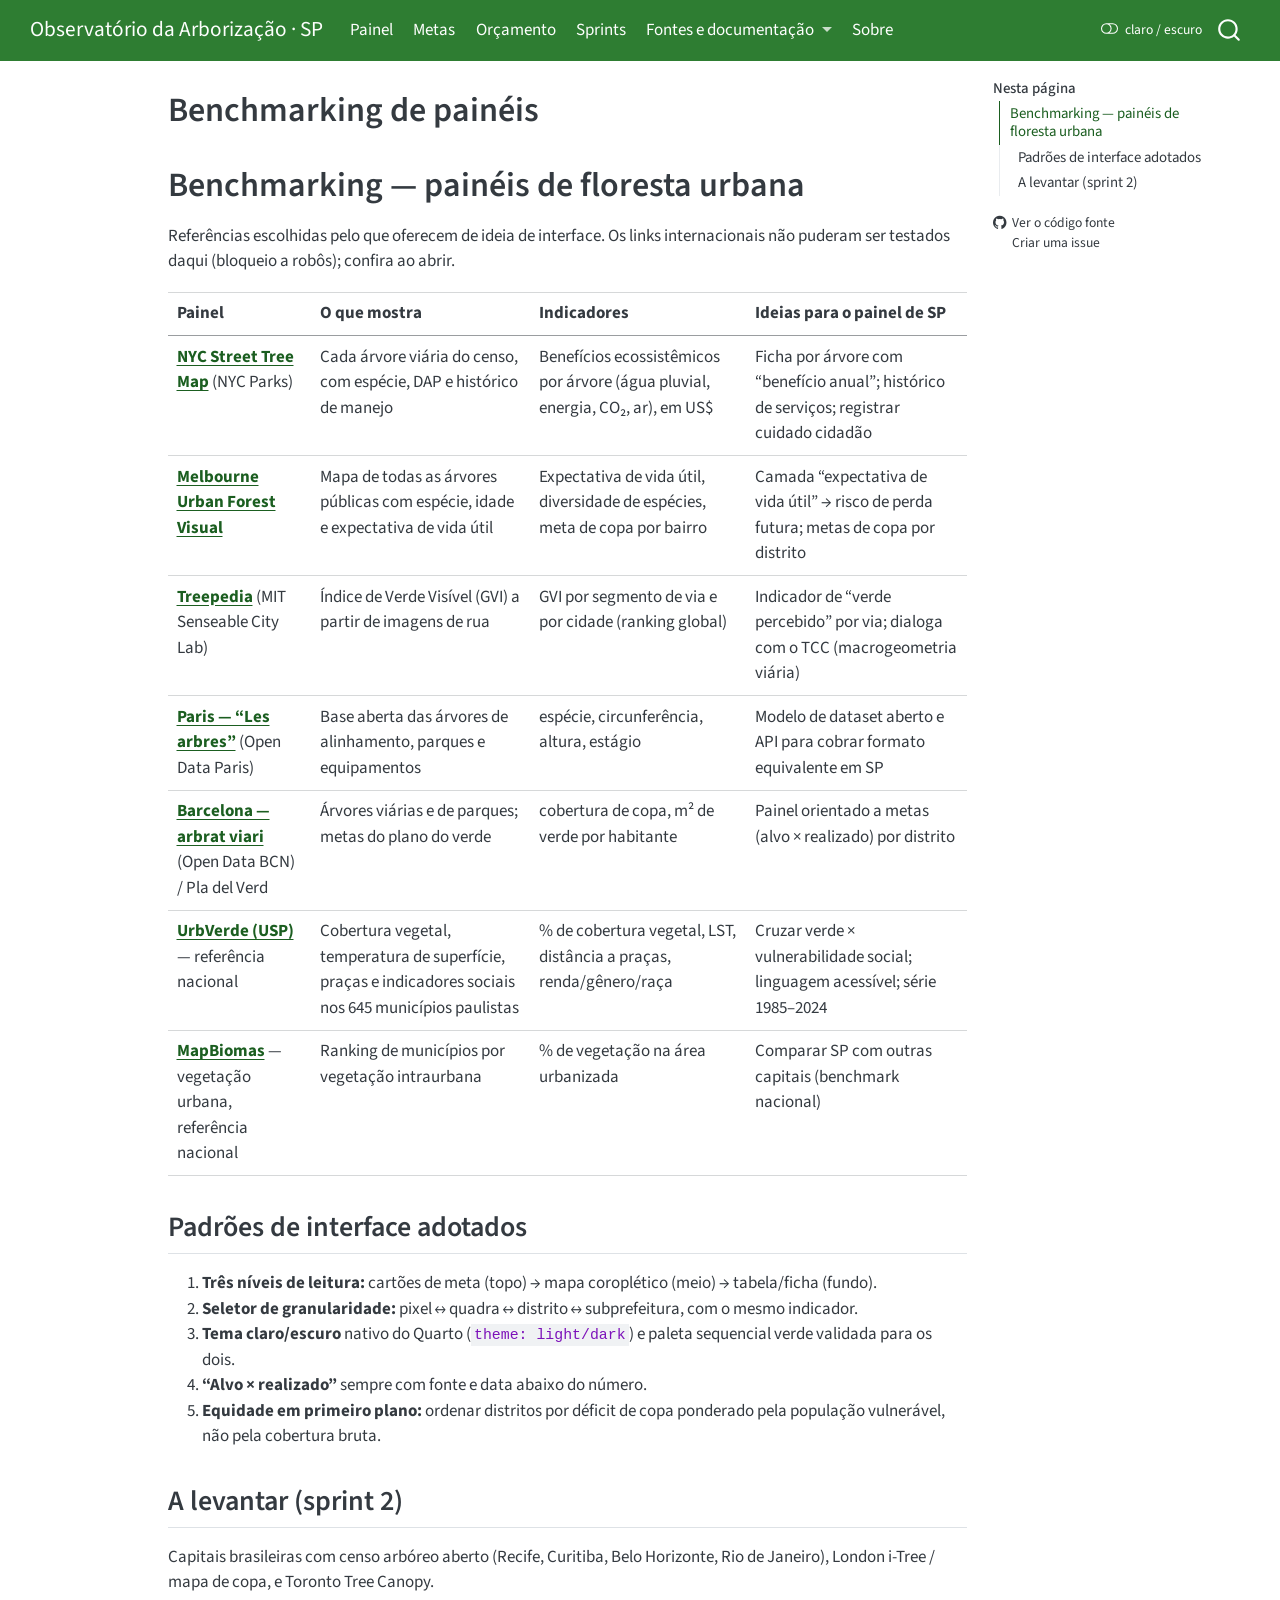
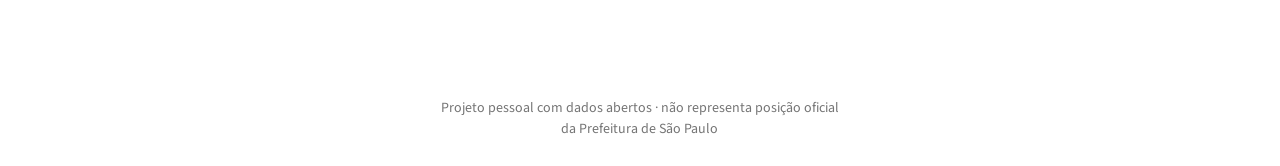
<file: docs/03_benchmarking.html>
<!DOCTYPE html>
<html xmlns="http://www.w3.org/1999/xhtml" lang="pt-BR" xml:lang="pt-BR"><head>

<meta charset="utf-8">
<meta name="generator" content="quarto-1.11.9">

<meta name="viewport" content="width=device-width, initial-scale=1.0, user-scalable=yes">


<title>Benchmarking de painéis – Observatório da Arborização · SP</title>
<style>
/* Default styles provided by pandoc.
** See https://pandoc.org/MANUAL.html#variables-for-html for config info.
*/
span.smallcaps{font-variant: small-caps;}
div.columns{display: flex; gap: 1.5em;}
div.column{flex: auto;}
@media screen {
div.columns{gap: min(4vw, 1.5em);}
div.column{overflow-x: auto;}
}
div.hanging-indent{margin-left: 1.5em; text-indent: -1.5em;}
ul.task-list{list-style: none;}
ul.task-list li input[type="checkbox"] {
  width: 0.8em;
  margin: 0 0.8em 0.2em -1em; /* quarto-specific, see https://github.com/quarto-dev/quarto-cli/issues/4556 */ 
  vertical-align: middle;
}
</style>


<script src="../site_libs/quarto-nav/quarto-nav.js"></script>
<script src="../site_libs/quarto-nav/headroom.min.js"></script>
<script src="../site_libs/clipboard/clipboard.min.js"></script>
<script src="../site_libs/quarto-search/autocomplete.umd.js"></script>
<script src="../site_libs/quarto-search/fuse.min.js"></script>
<script src="../site_libs/quarto-search/quarto-search.js"></script>
<meta name="quarto:offset" content="../">
<script src="../site_libs/quarto-html/quarto.js" type="module"></script>
<script src="../site_libs/quarto-html/tabsets/tabsets.js" type="module"></script>
<script src="../site_libs/quarto-html/scrollable-regions/scrollable-regions.js" type="module"></script>
<script src="../site_libs/quarto-html/popper.min.js"></script>
<script src="../site_libs/quarto-html/tippy.umd.min.js"></script>
<script src="../site_libs/quarto-html/anchor.min.js"></script>
<link href="../site_libs/quarto-html/tippy.css" rel="stylesheet">
<link href="../site_libs/quarto-html/quarto-syntax-highlighting-63b5708e65d6cd79cd7618c58d0c21e7.css" rel="stylesheet" class="quarto-color-scheme" id="quarto-text-highlighting-styles">
<link href="../site_libs/quarto-html/quarto-syntax-highlighting-dark-447e42e69aaa9833c0ba1b986f430b20.css" rel="stylesheet" class="quarto-color-scheme quarto-color-alternate" id="quarto-text-highlighting-styles">
<link href="../site_libs/quarto-html/quarto-syntax-highlighting-63b5708e65d6cd79cd7618c58d0c21e7.css" rel="stylesheet" class="quarto-color-scheme-extra" id="quarto-text-highlighting-styles">
<script src="../site_libs/bootstrap/bootstrap.min.js"></script>
<link href="../site_libs/bootstrap/bootstrap-icons.css" rel="stylesheet">
<link href="../site_libs/bootstrap/bootstrap-97ff3283ae1b8763fce2c56c4088be0c.min.css" rel="stylesheet" append-hash="true" class="quarto-color-scheme" id="quarto-bootstrap" data-mode="light">
<link href="../site_libs/bootstrap/bootstrap-dark-fb5eb58245a983c05053aa1c0c58f8da.min.css" rel="stylesheet" append-hash="true" class="quarto-color-scheme quarto-color-alternate" id="quarto-bootstrap" data-mode="dark">
<link href="../site_libs/bootstrap/bootstrap-97ff3283ae1b8763fce2c56c4088be0c.min.css" rel="stylesheet" append-hash="true" class="quarto-color-scheme-extra" id="quarto-bootstrap" data-mode="light">
<script id="quarto-search-options" type="application/json">{
  "location": "navbar",
  "copy-button": false,
  "collapse-after": 3,
  "panel-placement": "end",
  "type": "overlay",
  "limit": 50,
  "keyboard-shortcut": [
    "f",
    "/",
    "s"
  ],
  "show-item-context": false,
  "language": {
    "search-no-results-text": "Nenhum resultado",
    "search-matching-documents-text": "documentos correspondentes",
    "search-copy-link-title": "Copiar link para a busca",
    "search-hide-matches-text": "Esconder correspondências adicionais",
    "search-more-match-text": "mais correspondência neste documento",
    "search-more-matches-text": "mais correspondências neste documento",
    "search-clear-button-title": "Limpar",
    "search-text-placeholder": "",
    "search-detached-cancel-button-title": "Cancelar",
    "search-submit-button-title": "Enviar",
    "search-label": "Procurar"
  }
}</script>


</head>

<body class="nav-fixed quarto-light"><a id="quarto-skip-link" class="visually-hidden-focusable" href="#quarto-document-content">Pular para o conteúdo principal</a><script id="quarto-html-before-body" type="application/javascript">
    const toggleBodyColorMode = (bsSheetEl) => {
      const mode = bsSheetEl.getAttribute("data-mode");
      const bodyEl = window.document.querySelector("body");
      if (mode === "dark") {
        bodyEl.classList.add("quarto-dark");
        bodyEl.classList.remove("quarto-light");
      } else {
        bodyEl.classList.add("quarto-light");
        bodyEl.classList.remove("quarto-dark");
      }
    }
    const toggleBodyColorPrimary = () => {
      const bsSheetEl = window.document.querySelector("link#quarto-bootstrap:not([rel=disabled-stylesheet])");
      if (bsSheetEl) {
        toggleBodyColorMode(bsSheetEl);
      }
    }
    const setColorSchemeToggle = (alternate) => {
      const toggles = window.document.querySelectorAll('.quarto-color-scheme-toggle');
      for (let i=0; i < toggles.length; i++) {
        const toggle = toggles[i];
        if (toggle) {
          toggle.setAttribute("aria-checked", alternate ? "true" : "false");
          if (alternate) {
            toggle.classList.add("alternate");
          } else {
            toggle.classList.remove("alternate");
          }
        }
      }
    };
    const toggleColorMode = (alternate) => {
      // Switch the stylesheets
      const primaryStylesheets = window.document.querySelectorAll('link.quarto-color-scheme:not(.quarto-color-alternate)');
      const alternateStylesheets = window.document.querySelectorAll('link.quarto-color-scheme.quarto-color-alternate');
      manageTransitions('#quarto-margin-sidebar .nav-link', false);
      if (alternate) {
        // note: dark is layered on light, we don't disable primary!
        enableStylesheet(alternateStylesheets);
        for (const sheetNode of alternateStylesheets) {
          if (sheetNode.id === "quarto-bootstrap") {
            toggleBodyColorMode(sheetNode);
          }
        }
      } else {
        disableStylesheet(alternateStylesheets);
        enableStylesheet(primaryStylesheets)
        toggleBodyColorPrimary();
      }
      manageTransitions('#quarto-margin-sidebar .nav-link', true);
      // Switch the toggles
      setColorSchemeToggle(alternate)
    }
    // Hack to workaround the fact that safari doesn't
    // properly recolor the scrollbar when toggling (#1455).
    // Not run on load: stylesheets are set before first paint there, and
    // scrolling would undo the scroll to a URL fragment (#14973).
    // The one pixel nudge keeps the reader where they were.
    const refreshSafariScrollbar = () => {
      if (navigator.userAgent.indexOf('Safari') > 0 && navigator.userAgent.indexOf('Chrome') == -1) {
        manageTransitions("body", false);
        const scrollY = window.scrollY;
        window.scrollTo(0, scrollY > 0 ? scrollY - 1 : 1);
        setTimeout(() => {
          window.scrollTo(0, scrollY);
          manageTransitions("body", true);
        }, 40);
      }
    }
    const disableStylesheet = (stylesheets) => {
      for (let i=0; i < stylesheets.length; i++) {
        const stylesheet = stylesheets[i];
        stylesheet.rel = 'disabled-stylesheet';
      }
    }
    const enableStylesheet = (stylesheets) => {
      for (let i=0; i < stylesheets.length; i++) {
        const stylesheet = stylesheets[i];
        if(stylesheet.rel !== 'stylesheet') { // for Chrome, which will still FOUC without this check
          stylesheet.rel = 'stylesheet';
        }
      }
    }
    const manageTransitions = (selector, allowTransitions) => {
      const els = window.document.querySelectorAll(selector);
      for (let i=0; i < els.length; i++) {
        const el = els[i];
        if (allowTransitions) {
          el.classList.remove('notransition');
        } else {
          el.classList.add('notransition');
        }
      }
    }
    const isFileUrl = () => {
      return window.location.protocol === 'file:';
    }
    const hasAlternateSentinel = () => {
      let styleSentinel = getColorSchemeSentinel();
      if (styleSentinel !== null) {
        return styleSentinel === "alternate";
      } else {
        return false;
      }
    }
    const setStyleSentinel = (alternate) => {
      const value = alternate ? "alternate" : "default";
      if (!isFileUrl()) {
        window.localStorage.setItem("quarto-color-scheme", value);
      } else {
        localAlternateSentinel = value;
      }
    }
    const getColorSchemeSentinel = () => {
      if (!isFileUrl()) {
        const storageValue = window.localStorage.getItem("quarto-color-scheme");
        return storageValue != null ? storageValue : localAlternateSentinel;
      } else {
        return localAlternateSentinel;
      }
    }
    const toggleGiscusIfUsed = (isAlternate, darkModeDefault) => {
      const baseTheme = document.querySelector('#giscus-base-theme')?.value ?? 'light';
      const alternateTheme = document.querySelector('#giscus-alt-theme')?.value ?? 'dark';
      let newTheme = '';
      if(authorPrefersDark) {
        newTheme = isAlternate ? baseTheme : alternateTheme;
      } else {
        newTheme = isAlternate ? alternateTheme : baseTheme;
      }
      const changeGiscusTheme = () => {
        // From: https://github.com/giscus/giscus/issues/336
        const sendMessage = (message) => {
          const iframe = document.querySelector('iframe.giscus-frame');
          if (!iframe) return;
          iframe.contentWindow.postMessage({ giscus: message }, 'https://giscus.app');
        }
        sendMessage({
          setConfig: {
            theme: newTheme
          }
        });
      }
      const isGiscussLoaded = window.document.querySelector('iframe.giscus-frame') !== null;
      if (isGiscussLoaded) {
        changeGiscusTheme();
      }
    };
    const authorPrefersDark = false;
    const queryPrefersDark = window.matchMedia('(prefers-color-scheme: dark)');
    const darkModeDefault = queryPrefersDark.matches;
      document.querySelector('link#quarto-text-highlighting-styles.quarto-color-scheme-extra').rel = 'disabled-stylesheet';
      document.querySelector('link#quarto-bootstrap.quarto-color-scheme-extra').rel = 'disabled-stylesheet';
    let localAlternateSentinel = darkModeDefault ? 'alternate' : 'default';
    // Dark / light mode switch
    window.quartoToggleColorScheme = () => {
      // Read the current dark / light value
      let toAlternate = !hasAlternateSentinel();
      toggleColorMode(toAlternate);
      refreshSafariScrollbar();
      setStyleSentinel(toAlternate);
      toggleGiscusIfUsed(toAlternate, darkModeDefault);
      window.dispatchEvent(new Event('resize'));
    };
    queryPrefersDark.addEventListener("change", e => {
      if(window.localStorage.getItem("quarto-color-scheme") !== null)
        return;
      const alternate = e.matches
      toggleColorMode(alternate);
      refreshSafariScrollbar();
      localAlternateSentinel = e.matches ? 'alternate' : 'default'; // this is used alongside local storage!
      toggleGiscusIfUsed(alternate, darkModeDefault);
    });
    // Switch to dark mode if need be
    if (hasAlternateSentinel()) {
      toggleColorMode(true);
    } else {
      toggleColorMode(false);
    }
  </script>

<div id="quarto-search-results"></div>
  <header id="quarto-header" class="headroom fixed-top">
    <nav class="navbar navbar-expand-lg " data-bs-theme="dark" aria-label="Site">
      <div class="navbar-container container-fluid">
      <div class="navbar-brand-container mx-auto">
    <a class="navbar-brand" href="../index.html">
    <span class="navbar-title">Observatório da Arborização · SP</span>
    </a>
  </div>
          <button class="navbar-toggler" type="button" data-bs-toggle="collapse" data-bs-target="#navbarCollapse" aria-controls="navbarCollapse" aria-expanded="false" aria-label="Alternar de navegação" onclick="if (window.quartoToggleHeadroom) { window.quartoToggleHeadroom(); }">
  <span class="navbar-toggler-icon"></span>
</button>
          <div class="collapse navbar-collapse" id="navbarCollapse">
            <ul class="navbar-nav navbar-nav-scroll me-auto">
  <li class="nav-item">
    <a class="nav-link" href="../index.html"> 
<span class="menu-text">Painel</span></a>
  </li>  
  <li class="nav-item">
    <a class="nav-link" href="../metas.html"> 
<span class="menu-text">Metas</span></a>
  </li>  
  <li class="nav-item">
    <a class="nav-link" href="../orcamento.html"> 
<span class="menu-text">Orçamento</span></a>
  </li>  
  <li class="nav-item">
    <a class="nav-link" href="../sprints.html"> 
<span class="menu-text">Sprints</span></a>
  </li>  
  <li class="nav-item dropdown ">
    <a class="nav-link dropdown-toggle" href="#" id="nav-menu-fontes-e-documentação" role="link" data-bs-toggle="dropdown" aria-expanded="false">
 <span class="menu-text">Fontes e documentação</span>
    </a>
    <ul class="dropdown-menu" aria-labelledby="nav-menu-fontes-e-documentação">    
        <li>
    <a class="dropdown-item" href="../docs/01_catalogo_fontes.html">
 <span class="dropdown-text">Catálogo de fontes</span></a>
  </li>  
        <li>
    <a class="dropdown-item" href="../docs/02_matriz_metas.html">
 <span class="dropdown-text">Matriz de metas</span></a>
  </li>  
        <li>
    <a class="dropdown-item" href="../docs/03_benchmarking.html">
 <span class="dropdown-text">Benchmarking de painéis</span></a>
  </li>  
        <li>
    <a class="dropdown-item" href="../docs/04_indicadores_painel.html">
 <span class="dropdown-text">Indicadores e desenho do painel</span></a>
  </li>  
        <li>
    <a class="dropdown-item" href="../docs/decisoes.html">
 <span class="dropdown-text">Registro de decisões</span></a>
  </li>  
    </ul>
  </li>
  <li class="nav-item">
    <a class="nav-link" href="../sobre.html"> 
<span class="menu-text">Sobre</span></a>
  </li>  
</ul>
          </div> <!-- /navcollapse -->
            <div class="quarto-navbar-tools">
  <button type="button" role="switch" aria-checked="false" class="quarto-color-scheme-toggle quarto-navigation-tool  px-1" onclick="window.quartoToggleColorScheme(); return false;" title="Alternar modo escuro" aria-label="Alternar modo escuro"><i class="bi"></i></button>
</div>
            <div id="quarto-search" class="" title="Procurar"></div>
      </div> <!-- /container-fluid -->
    </nav>
</header>
<!-- content -->
<div id="quarto-content" class="quarto-container page-columns page-rows-contents page-layout-article page-navbar">
<!-- sidebar -->
<!-- margin-sidebar -->
    <div id="quarto-margin-sidebar" class="sidebar margin-sidebar">
        <nav id="TOC" role="doc-toc" aria-labelledby="toc-title" class="toc-active">
    <h2 id="toc-title">Nesta página</h2>
   
  <ul>
  <li><a href="#benchmarking-painéis-de-floresta-urbana" id="toc-benchmarking-painéis-de-floresta-urbana" class="nav-link active" data-scroll-target="#benchmarking-painéis-de-floresta-urbana">Benchmarking — painéis de floresta urbana</a>
  <ul class="collapse">
  <li><a href="#padrões-de-interface-adotados" id="toc-padrões-de-interface-adotados" class="nav-link" data-scroll-target="#padrões-de-interface-adotados">Padrões de interface adotados</a></li>
  <li><a href="#a-levantar-sprint-2" id="toc-a-levantar-sprint-2" class="nav-link" data-scroll-target="#a-levantar-sprint-2">A levantar (sprint 2)</a></li>
  </ul></li>
  </ul>
<div class="toc-actions"><ul><li><a href="https://github.com/micadw/arborizacao-sp/blob/main/docs/03_benchmarking.md" class="toc-action"><i class="bi bi-github"></i>Ver o código fonte</a></li><li><a href="https://github.com/micadw/arborizacao-sp/issues/new" class="toc-action"><i class="bi empty"></i>Criar uma issue</a></li></ul></div></nav>
    </div>
<!-- main -->
<main class="content" id="quarto-document-content" tabindex="-1">


<header id="title-block-header" class="quarto-title-block default">
<div class="quarto-title">
<h1 class="title">Benchmarking de painéis</h1>
</div>



<div class="quarto-title-meta">

    
  
    
  </div>
  


</header>


<section id="benchmarking-painéis-de-floresta-urbana" class="level1">
<h1>Benchmarking — painéis de floresta urbana</h1>
<p>Referências escolhidas pelo que oferecem de ideia de interface. Os links internacionais não puderam ser testados daqui (bloqueio a robôs); confira ao abrir.</p>
<table class="caption-top table">
<thead>
<tr class="header">
<th>Painel</th>
<th>O que mostra</th>
<th>Indicadores</th>
<th>Ideias para o painel de SP</th>
</tr>
</thead>
<tbody>
<tr class="odd">
<td><a href="https://tree-map.nycgovparks.org/"><strong>NYC Street Tree Map</strong></a> (NYC Parks)</td>
<td>Cada árvore viária do censo, com espécie, DAP e histórico de manejo</td>
<td>Benefícios ecossistêmicos por árvore (água pluvial, energia, CO₂, ar), em US$</td>
<td>Ficha por árvore com “benefício anual”; histórico de serviços; registrar cuidado cidadão</td>
</tr>
<tr class="even">
<td><a href="https://melbourneurbanforestvisual.com.au/"><strong>Melbourne Urban Forest Visual</strong></a></td>
<td>Mapa de todas as árvores públicas com espécie, idade e expectativa de vida útil</td>
<td>Expectativa de vida útil, diversidade de espécies, meta de copa por bairro</td>
<td>Camada “expectativa de vida útil” → risco de perda futura; metas de copa por distrito</td>
</tr>
<tr class="odd">
<td><a href="https://senseable.mit.edu/treepedia"><strong>Treepedia</strong></a> (MIT Senseable City Lab)</td>
<td>Índice de Verde Visível (GVI) a partir de imagens de rua</td>
<td>GVI por segmento de via e por cidade (ranking global)</td>
<td>Indicador de “verde percebido” por via; dialoga com o TCC (macrogeometria viária)</td>
</tr>
<tr class="even">
<td><a href="https://opendata.paris.fr/explore/dataset/les-arbres/"><strong>Paris — “Les arbres”</strong></a> (Open Data Paris)</td>
<td>Base aberta das árvores de alinhamento, parques e equipamentos</td>
<td>espécie, circunferência, altura, estágio</td>
<td>Modelo de dataset aberto e API para cobrar formato equivalente em SP</td>
</tr>
<tr class="odd">
<td><a href="https://opendata-ajuntament.barcelona.cat/data/es/dataset/arbrat-viari"><strong>Barcelona — arbrat viari</strong></a> (Open Data BCN) / Pla del Verd</td>
<td>Árvores viárias e de parques; metas do plano do verde</td>
<td>cobertura de copa, m² de verde por habitante</td>
<td>Painel orientado a metas (alvo × realizado) por distrito</td>
</tr>
<tr class="even">
<td><a href="https://urbverde.iau.usp.br/"><strong>UrbVerde (USP)</strong></a> — referência nacional</td>
<td>Cobertura vegetal, temperatura de superfície, praças e indicadores sociais nos 645 municípios paulistas</td>
<td>% de cobertura vegetal, LST, distância a praças, renda/gênero/raça</td>
<td>Cruzar verde × vulnerabilidade social; linguagem acessível; série 1985–2024</td>
</tr>
<tr class="odd">
<td><a href="https://plataforma.brasil.mapbiomas.org/"><strong>MapBiomas</strong></a> — vegetação urbana, referência nacional</td>
<td>Ranking de municípios por vegetação intraurbana</td>
<td>% de vegetação na área urbanizada</td>
<td>Comparar SP com outras capitais (benchmark nacional)</td>
</tr>
</tbody>
</table>
<section id="padrões-de-interface-adotados" class="level2">
<h2 class="anchored" data-anchor-id="padrões-de-interface-adotados">Padrões de interface adotados</h2>
<ol type="1">
<li><strong>Três níveis de leitura:</strong> cartões de meta (topo) → mapa coroplético (meio) → tabela/ficha (fundo).</li>
<li><strong>Seletor de granularidade:</strong> pixel ↔︎ quadra ↔︎ distrito ↔︎ subprefeitura, com o mesmo indicador.</li>
<li><strong>Tema claro/escuro</strong> nativo do Quarto (<code>theme: light/dark</code>) e paleta sequencial verde validada para os dois.</li>
<li><strong>“Alvo × realizado”</strong> sempre com fonte e data abaixo do número.</li>
<li><strong>Equidade em primeiro plano:</strong> ordenar distritos por déficit de copa ponderado pela população vulnerável, não pela cobertura bruta.</li>
</ol>
</section>
<section id="a-levantar-sprint-2" class="level2">
<h2 class="anchored" data-anchor-id="a-levantar-sprint-2">A levantar (sprint 2)</h2>
<p>Capitais brasileiras com censo arbóreo aberto (Recife, Curitiba, Belo Horizonte, Rio de Janeiro), London i-Tree / mapa de copa, e Toronto Tree Canopy.</p>


</section>
</section>

</main> <!-- /main -->
<script id="quarto-html-after-body" type="application/javascript">
  window.document.addEventListener("DOMContentLoaded", function (event) {
    // Ensure there is a toggle, if there isn't float one in the top right
    if (window.document.querySelector('.quarto-color-scheme-toggle') === null) {
      const toggle = window.document.createElement('button');
      toggle.type = "button";
      toggle.setAttribute("role", "switch");
      toggle.setAttribute("aria-checked", "false");
      toggle.classList.add('top-right');
      toggle.classList.add('quarto-color-scheme-toggle');
      toggle.setAttribute("aria-label", "Alternar modo escuro");
      toggle.onclick = function() { try { window.quartoToggleColorScheme(); } catch {} return false; };
      const i = window.document.createElement("i");
      i.classList.add('bi');
      toggle.appendChild(i);
      // Put the toggle in a landmark of its own, so that landmark navigation
      // can reach it.
      //
      // The container is always a fresh direct child of body, and the toggle is
      // never moved into page furniture that the theme or the author controls.
      // The toggle is positioned against the page, so any ancestor that
      // establishes a containing block captures it: a positioned element or a
      // grid for position: absolute, and transform, filter, will-change or
      // contain for position: fixed. A direct child of body has none of these
      // to inherit, and the shift when one appears is silent and visual.
      //
      // ARIA says a document should have at most one banner, and axe reports a
      // duplicate whether or not the banners carry distinct labels. So use a
      // header when the page has no banner yet, and a named region otherwise.
      //
      // A header is a banner wherever it sits, unless it is inside sectioning
      // content, so this cannot just look at the children of body: a custom
      // page layout wraps the title block header in a plain div. An explicit
      // role="banner" always counts.
      const sectioning = 'article, aside, main, nav, section, [role="article"], [role="complementary"], [role="main"], [role="navigation"], [role="region"]';
      const hasBanner = Array.from(
        window.document.querySelectorAll('header:not([role]), [role="banner"]')
      ).some(function(el) {
        return el.hasAttribute("role") || el.closest(sectioning) === null;
      });
      const container = window.document.createElement(hasBanner ? "div" : "header");
      if (hasBanner) {
        container.setAttribute("role", "region");
        container.setAttribute("aria-label", "Alternar modo escuro");
      }
      container.classList.add('quarto-color-scheme-toggle-container');
      container.appendChild(toggle);
      window.document.body.appendChild(container);
    }
    setColorSchemeToggle(hasAlternateSentinel())
    const icon = "";
    const anchorJS = new window.AnchorJS();
    anchorJS.options = {
      placement: 'right',
      icon: icon
    };
    anchorJS.add('.anchored');
    const isCodeAnnotation = (el) => {
      for (const clz of el.classList) {
        if (clz.startsWith('code-annotation-')) {                     
          return true;
        }
      }
      return false;
    }
    const onCopySuccess = function(e) {
      // button target
      const button = e.trigger;
      // don't keep focus
      button.blur();
      // flash "checked"
      button.classList.add('code-copy-button-checked');
      var currentTitle = button.getAttribute("title");
      button.setAttribute("title", "Copiada");
      let tooltip;
      if (window.bootstrap) {
        button.setAttribute("data-bs-toggle", "tooltip");
        button.setAttribute("data-bs-placement", "left");
        button.setAttribute("data-bs-title", "Copiada");
        tooltip = new bootstrap.Tooltip(button, 
          { trigger: "manual", 
            customClass: "code-copy-button-tooltip",
            offset: [0, -8]});
        tooltip.show();    
      }
      setTimeout(function() {
        if (tooltip) {
          tooltip.hide();
          button.removeAttribute("data-bs-title");
          button.removeAttribute("data-bs-toggle");
          button.removeAttribute("data-bs-placement");
        }
        button.setAttribute("title", currentTitle);
        button.classList.remove('code-copy-button-checked');
      }, 1000);
      // clear code selection
      e.clearSelection();
    }
    const getTextToCopy = function(trigger) {
      const outerScaffold = trigger.parentElement.cloneNode(true);
      const codeEl = outerScaffold.querySelector('code');
      for (const childEl of codeEl.children) {
        if (isCodeAnnotation(childEl)) {
          childEl.remove();
        }
      }
      return codeEl.innerText;
    }
    const clipboard = new window.ClipboardJS('.code-copy-button:not([data-in-quarto-modal])', {
      text: getTextToCopy
    });
    clipboard.on('success', onCopySuccess);
    if (window.document.getElementById('quarto-embedded-source-code-modal')) {
      const clipboardModal = new window.ClipboardJS('.code-copy-button[data-in-quarto-modal]', {
        text: getTextToCopy,
        container: window.document.getElementById('quarto-embedded-source-code-modal')
      });
      clipboardModal.on('success', onCopySuccess);
    }
      var localhostRegex = new RegExp(/^(?:http|https):\/\/localhost\:?[0-9]*\//);
      var mailtoRegex = new RegExp(/^mailto:/);
        var filterRegex = new RegExp("https:\/\/micadw\.github\.io\/arborizacao-sp");
      var isInternal = (href) => {
          return filterRegex.test(href) || localhostRegex.test(href) || mailtoRegex.test(href);
      }
      // Inspect non-navigation links and adorn them if external
      window.quartoDecorateExternalLinks = function (root) {
     var links = (root || window.document).querySelectorAll('a[href]:not(.nav-link):not(.navbar-brand):not(.toc-action):not(.sidebar-link):not(.sidebar-item-toggle):not(.pagination-link):not(.no-external):not([aria-hidden]):not(.dropdown-item):not(.quarto-navigation-tool):not(.about-link)');
      for (var i=0; i<links.length; i++) {
        const link = links[i];
        if (!isInternal(link.href)) {
          // undo the damage that might have been done by quarto-nav.js in the case of
          // links that we want to consider external
          if (link.dataset.originalHref !== undefined) {
            link.href = link.dataset.originalHref;
          }
          if (!link.classList.contains('no-external-icon')) {
          }
        }
      }
      };
      window.quartoDecorateExternalLinks(window.document);
    // Esc closes the popup (WCAG 1.4.13) and focus leaving both trigger and
    // popup closes it (WCAG 2.4.11); tippy handles neither for interactive popups.
    const hideOnEscAndFocusOut = {
      name: 'hideOnEscAndFocusOut',
      defaultValue: true,
      fn(instance) {
        const dismiss = () => {
          // A show scheduled by the trigger delay would otherwise reopen it
          instance.clearDelayTimeouts();
          instance.hide();
        };
        const onKeyDown = (event) => {
          if (event.key !== 'Escape') {
            return;
          }
          // Keep Esc from also reaching page handlers (e.g. reveal.js overview),
          // except an open reveal.js slide menu, which Esc should close too.
          // The menu handles keys only when its keyboard option is on.
          const menuHandlesEsc = window.Reveal?.getPlugin?.('menu')?.isOpen() &&
            window.Reveal.getConfig().menu?.keyboard !== false;
          if (!menuHandlesEsc) {
            event.stopPropagation();
          }
          if (instance.popper.contains(window.document.activeElement)) {
            // Disabled while refocusing so the focus trigger does not reopen it
            instance.disable();
            instance.reference.focus();
            instance.enable();
          }
          dismiss();
        };
        const onFocusOut = (event) => {
          const target = event.relatedTarget;
          if (target && !instance.reference.contains(target) &&
              !instance.popper.contains(target)) {
            dismiss();
          }
        };
        // On the trigger too: a click trigger (code-annotations: select) has no
        // blur handling. Attached for the instance's lifetime so leaving the
        // trigger also cancels a show still pending on the trigger delay.
        instance.reference.addEventListener('focusout', onFocusOut);
        return {
          onShow() {
            window.document.addEventListener('keydown', onKeyDown, true);
            instance.popper.addEventListener('focusout', onFocusOut);
          },
          onHide() {
            window.document.removeEventListener('keydown', onKeyDown, true);
            instance.popper.removeEventListener('focusout', onFocusOut);
          },
          onDestroy() {
            instance.reference.removeEventListener('focusout', onFocusOut);
          },
        };
      },
    };
    function tippyHover(el, contentFn, onTriggerFn, onUntriggerFn) {
      const config = {
        allowHTML: true,
        maxWidth: 500,
        delay: 100,
        arrow: false,
        appendTo: function(el) {
            return el.parentElement;
        },
        interactive: true,
        interactiveBorder: 10,
        theme: 'quarto',
        placement: 'bottom-start',
        plugins: [hideOnEscAndFocusOut],
      };
      if (contentFn) {
        config.content = contentFn;
      }
      if (onTriggerFn) {
        config.onTrigger = onTriggerFn;
      }
      if (onUntriggerFn) {
        config.onUntrigger = onUntriggerFn;
      }
      window.tippy(el, config); 
    }
    const noterefs = window.document.querySelectorAll('a[role="doc-noteref"]');
    for (var i=0; i<noterefs.length; i++) {
      const ref = noterefs[i];
      tippyHover(ref, function() {
        // use id or data attribute instead here
        let href = ref.getAttribute('data-footnote-href') || ref.getAttribute('href');
        try { href = new URL(href).hash; } catch {}
        const id = href.replace(/^#\/?/, "");
        const note = window.document.getElementById(id);
        if (note) {
          return note.innerHTML;
        } else {
          return "";
        }
      });
    }
    const xrefs = window.document.querySelectorAll('a.quarto-xref');
    const processXRef = (id, note) => {
      // Strip column container classes
      const stripColumnClz = (el) => {
        el.classList.remove("page-full", "page-columns");
        if (el.children) {
          for (const child of el.children) {
            stripColumnClz(child);
          }
        }
      }
      stripColumnClz(note)
      if (id === null || id.startsWith('sec-')) {
        // Special case sections, only their first couple elements
        const container = document.createElement("div");
        if (note.children && note.children.length > 2) {
          container.appendChild(note.children[0].cloneNode(true));
          for (let i = 1; i < note.children.length; i++) {
            const child = note.children[i];
            if (child.tagName === "P" && child.innerText === "") {
              continue;
            } else {
              container.appendChild(child.cloneNode(true));
              break;
            }
          }
          if (window.Quarto?.typesetMath) {
            window.Quarto.typesetMath(container);
          }
          return container.innerHTML
        } else {
          if (window.Quarto?.typesetMath) {
            window.Quarto.typesetMath(note);
          }
          return note.innerHTML;
        }
      } else {
        // Remove any anchor links if they are present
        const anchorLink = note.querySelector('a.anchorjs-link');
        if (anchorLink) {
          anchorLink.remove();
        }
        if (window.Quarto?.typesetMath) {
          window.Quarto.typesetMath(note);
        }
        if (note.classList.contains("callout")) {
          return note.outerHTML;
        } else {
          return note.innerHTML;
        }
      }
    }
    for (var i=0; i<xrefs.length; i++) {
      const xref = xrefs[i];
      tippyHover(xref, undefined, function(instance) {
        instance.disable();
        let url = xref.getAttribute('href');
        let hash = undefined; 
        if (url.startsWith('#')) {
          hash = url;
        } else {
          try { hash = new URL(url).hash; } catch {}
        }
        if (hash) {
          const id = hash.replace(/^#\/?/, "");
          const note = window.document.getElementById(id);
          if (note !== null) {
            try {
              const html = processXRef(id, note.cloneNode(true));
              instance.setContent(html);
            } finally {
              instance.enable();
              instance.show();
            }
          } else {
            // See if we can fetch this
            fetch(url.split('#')[0])
            .then(res => res.text())
            .then(html => {
              const parser = new DOMParser();
              const htmlDoc = parser.parseFromString(html, "text/html");
              const note = htmlDoc.getElementById(id);
              if (note !== null) {
                const html = processXRef(id, note);
                instance.setContent(html);
              } 
            }).finally(() => {
              instance.enable();
              instance.show();
            });
          }
        } else {
          // See if we can fetch a full url (with no hash to target)
          // This is a special case and we should probably do some content thinning / targeting
          fetch(url)
          .then(res => res.text())
          .then(html => {
            const parser = new DOMParser();
            const htmlDoc = parser.parseFromString(html, "text/html");
            const note = htmlDoc.querySelector('main.content');
            if (note !== null) {
              // This should only happen for chapter cross references
              // (since there is no id in the URL)
              // remove the first header
              if (note.children.length > 0 && note.children[0].tagName === "HEADER") {
                note.children[0].remove();
              }
              const html = processXRef(null, note);
              instance.setContent(html);
            } 
          }).finally(() => {
            instance.enable();
            instance.show();
          });
        }
      }, function(instance) {
      });
    }
        let selectedAnnoteEl;
        const selectorForAnnotation = ( cell, annotation) => {
          let cellAttr = 'data-code-cell="' + cell + '"';
          let lineAttr = 'data-code-annotation="' +  annotation + '"';
          const selector = 'span[' + cellAttr + '][' + lineAttr + ']';
          return selector;
        }
        const selectCodeLines = (annoteEl) => {
          const doc = window.document;
          const targetCell = annoteEl.getAttribute("data-target-cell");
          const targetAnnotation = annoteEl.getAttribute("data-target-annotation");
          const annoteSpan = window.document.querySelector(selectorForAnnotation(targetCell, targetAnnotation));
          const lines = annoteSpan.getAttribute("data-code-lines").split(",");
          const lineIds = lines.map((line) => {
            return targetCell + "-" + line;
          })
          // Each band is positioned against its own containing block, which is
          // not the offsetParent of the lines, so place it from client rects.
          const placeBand = (band, firstEl, lastEl, codeBlock) => {
            const container = band.offsetParent;
            if (container === null) {
              return;
            }
            const containerRect = container.getBoundingClientRect();
            // Reveal.js scales slides with a transform, so convert client
            // pixels back to the CSS pixels of the container.
            const scale = containerRect.height / container.offsetHeight || 1;
            const firstRect = firstEl.getBoundingClientRect();
            const lastRect = lastEl.getBoundingClientRect();
            const top = (firstRect.top - containerRect.top) / scale - container.clientTop + container.scrollTop;
            const height = (lastRect.bottom - firstRect.top) / scale;
            band.style.top = top - 2 + "px";
            band.style.height = height + 4 + "px";
            if (codeBlock) {
              // Without the copy button wrapper, the containing block is wider
              // than the code block, so span the code block explicitly.
              const blockRect = codeBlock.getBoundingClientRect();
              band.style.left = (blockRect.left - containerRect.left) / scale - container.clientLeft + container.scrollLeft + "px";
              band.style.width = blockRect.width / scale + "px";
            }
          };
          if (lineIds.length > 0) {
            const el = window.document.getElementById(lineIds[0]);
            const lastEl = window.document.getElementById(lineIds[lineIds.length - 1]);
            const parent = el.parentElement.parentElement;
            // cook up a div (if necessary) and position it
            let div = window.document.getElementById("code-annotation-line-highlight");
            if (div === null) {
              div = window.document.createElement("div");
              div.setAttribute("id", "code-annotation-line-highlight");
              div.style.position = 'absolute';
              parent.appendChild(div);
            }
            placeBand(div, el, lastEl, parent.closest("div.sourceCode") || parent);
            let gutterDiv = window.document.getElementById("code-annotation-line-highlight-gutter");
            if (gutterDiv === null) {
              gutterDiv = window.document.createElement("div");
              gutterDiv.setAttribute("id", "code-annotation-line-highlight-gutter");
              gutterDiv.style.position = 'absolute';
              const codeCell = window.document.getElementById(targetCell);
              const gutter = codeCell.querySelector('.code-annotation-gutter');
              gutter.appendChild(gutterDiv);
            }
            placeBand(gutterDiv, el, lastEl);
            selectedAnnoteEl = annoteEl;
          }
        };
        const unselectCodeLines = () => {
          const elementsIds = ["code-annotation-line-highlight", "code-annotation-line-highlight-gutter"];
          elementsIds.forEach((elId) => {
            const div = window.document.getElementById(elId);
            if (div) {
              div.remove();
            }
          });
          selectedAnnoteEl = undefined;
        };
          // Handle positioning of the toggle
      window.addEventListener(
        "resize",
        throttle(() => {
          elRect = undefined;
          if (selectedAnnoteEl) {
            selectCodeLines(selectedAnnoteEl);
          }
        }, 10)
      );
      function throttle(fn, ms) {
      let throttle = false;
      let timer;
        return (...args) => {
          if(!throttle) { // first call gets through
              fn.apply(this, args);
              throttle = true;
          } else { // all the others get throttled
              if(timer) clearTimeout(timer); // cancel #2
              timer = setTimeout(() => {
                fn.apply(this, args);
                timer = throttle = false;
              }, ms);
          }
        };
      }
        // Attach click handler to the DT
        const annoteDls = window.document.querySelectorAll('dt[data-target-cell]');
        for (const annoteDlNode of annoteDls) {
          annoteDlNode.addEventListener('click', (event) => {
            const clickedEl = event.target;
            if (clickedEl !== selectedAnnoteEl) {
              unselectCodeLines();
              const activeEl = window.document.querySelector('dt[data-target-cell].code-annotation-active');
              if (activeEl) {
                activeEl.classList.remove('code-annotation-active');
              }
              selectCodeLines(clickedEl);
              clickedEl.classList.add('code-annotation-active');
            } else {
              // Unselect the line
              unselectCodeLines();
              clickedEl.classList.remove('code-annotation-active');
            }
          });
        }
    const findCites = (el) => {
      const parentEl = el.parentElement;
      if (parentEl) {
        const cites = parentEl.dataset.cites;
        if (cites) {
          return {
            el,
            cites: cites.split(' ')
          };
        } else {
          return findCites(el.parentElement)
        }
      } else {
        return undefined;
      }
    };
    var bibliorefs = window.document.querySelectorAll('a[role="doc-biblioref"]');
    for (var i=0; i<bibliorefs.length; i++) {
      const ref = bibliorefs[i];
      const citeInfo = findCites(ref);
      if (citeInfo) {
        tippyHover(citeInfo.el, function() {
          var popup = window.document.createElement('div');
          citeInfo.cites.forEach(function(cite) {
            var citeDiv = window.document.createElement('div');
            citeDiv.classList.add('hanging-indent');
            citeDiv.classList.add('csl-entry');
            var biblioDiv = window.document.getElementById('ref-' + cite);
            if (biblioDiv) {
              citeDiv.innerHTML = biblioDiv.innerHTML;
            }
            popup.appendChild(citeDiv);
          });
          return popup.innerHTML;
        });
      }
    }
  });
  </script>
  <script type="application/javascript">
  window.quartoScrollableRegionsLabels = {"code":"Código deslocável","output":"Saída deslocável"};
  </script>
</div> <!-- /content -->
<footer class="footer">
  <div class="nav-footer">
    <div class="nav-footer-left">
      &nbsp;
    </div>   
    <div class="nav-footer-center">
<p>Projeto pessoal com dados abertos · não representa posição oficial da Prefeitura de São Paulo</p>
<div class="toc-actions d-sm-block d-md-none"><ul><li><a href="https://github.com/micadw/arborizacao-sp/blob/main/docs/03_benchmarking.md" class="toc-action"><i class="bi bi-github"></i>Ver o código fonte</a></li><li><a href="https://github.com/micadw/arborizacao-sp/issues/new" class="toc-action"><i class="bi empty"></i>Criar uma issue</a></li></ul></div></div>
    <div class="nav-footer-right">
      &nbsp;
    </div>
  </div>
</footer>




</body></html>
</file>
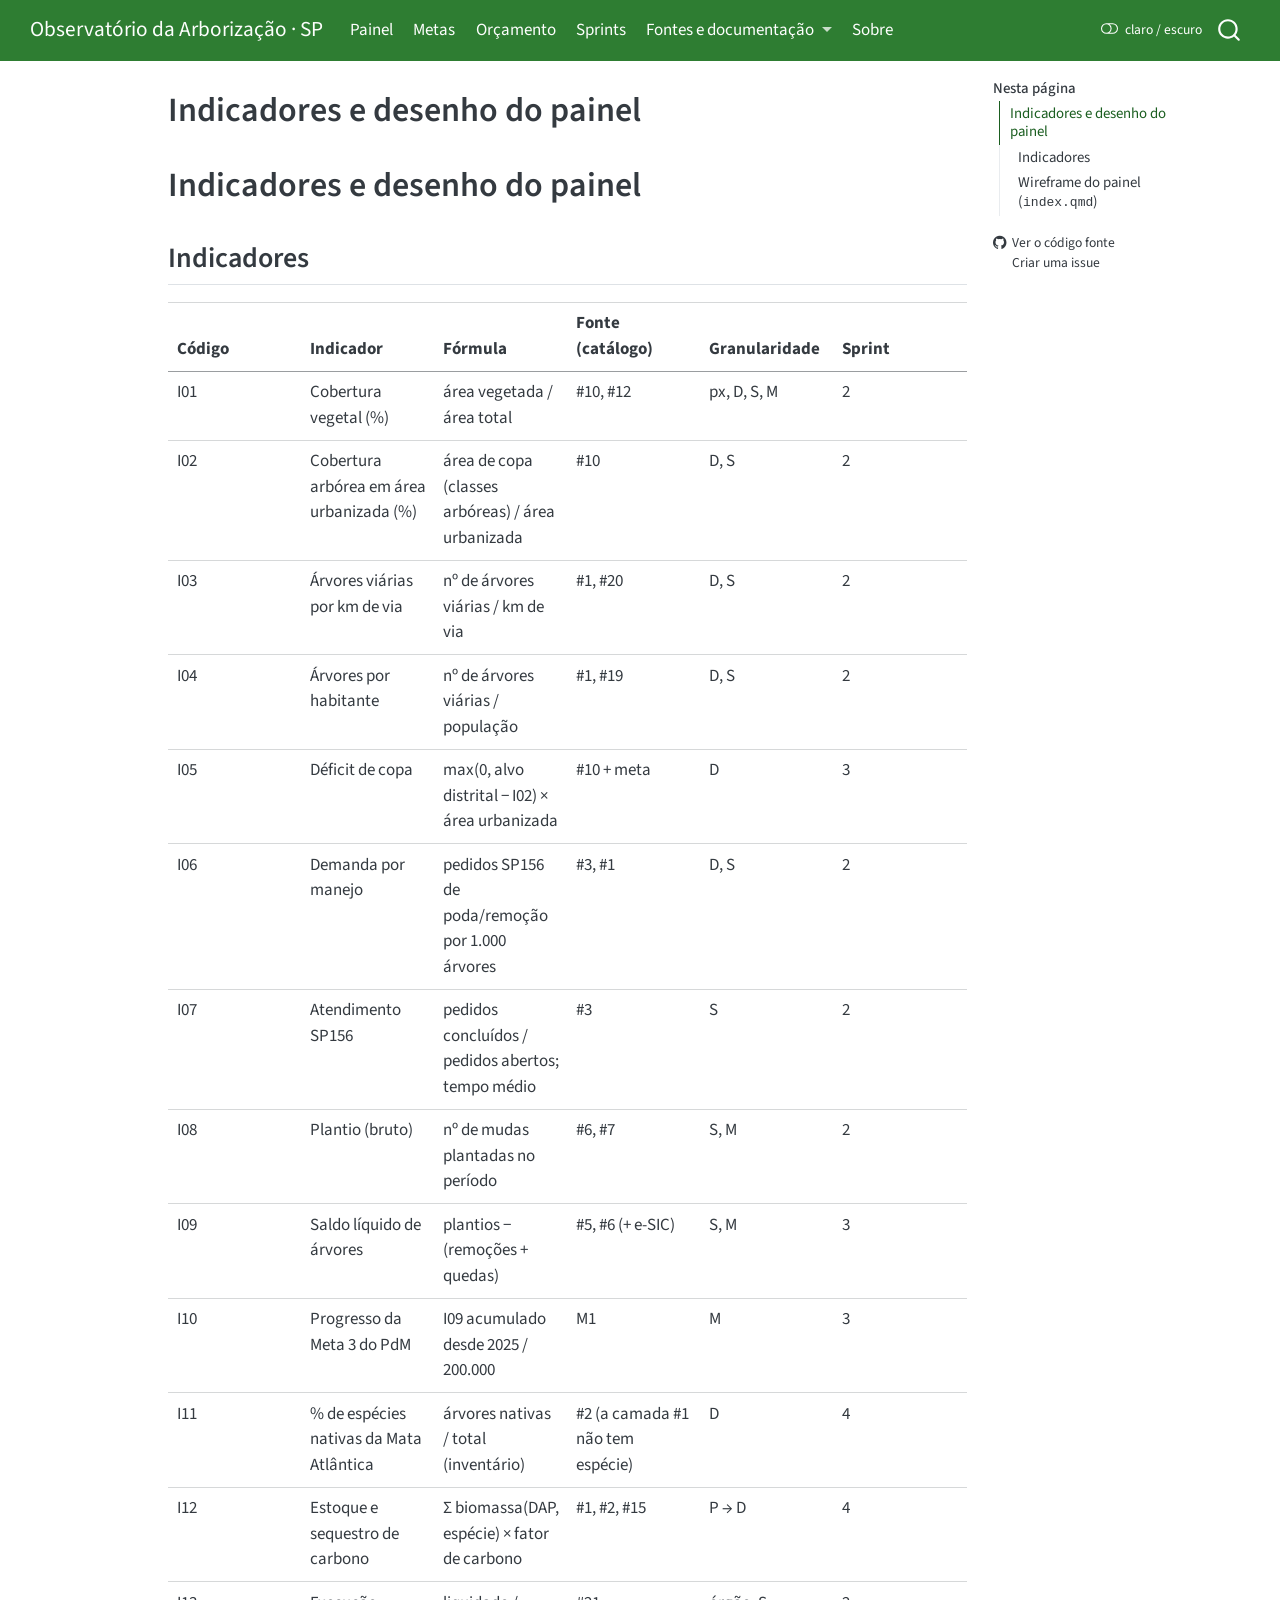
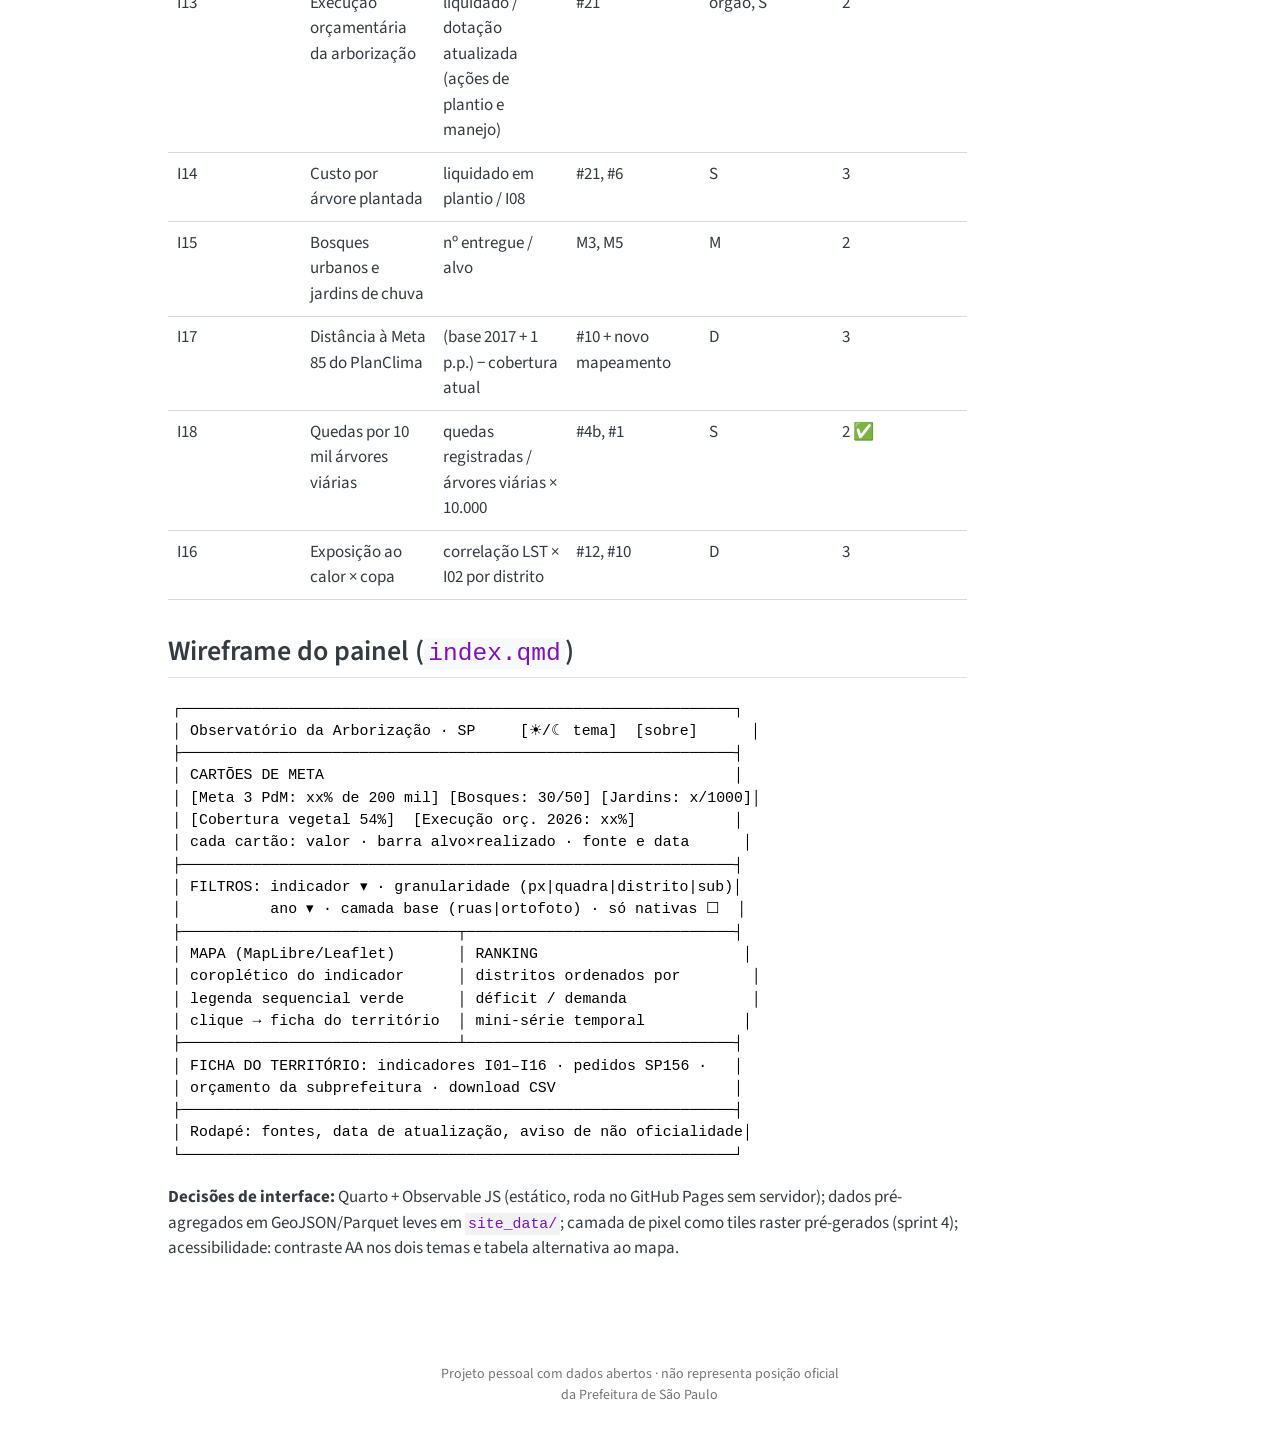
<file: docs/04_indicadores_painel.html>
<!DOCTYPE html>
<html xmlns="http://www.w3.org/1999/xhtml" lang="pt-BR" xml:lang="pt-BR"><head>

<meta charset="utf-8">
<meta name="generator" content="quarto-1.11.9">

<meta name="viewport" content="width=device-width, initial-scale=1.0, user-scalable=yes">


<title>Indicadores e desenho do painel – Observatório da Arborização · SP</title>
<style>
/* Default styles provided by pandoc.
** See https://pandoc.org/MANUAL.html#variables-for-html for config info.
*/
span.smallcaps{font-variant: small-caps;}
div.columns{display: flex; gap: 1.5em;}
div.column{flex: auto;}
@media screen {
div.columns{gap: min(4vw, 1.5em);}
div.column{overflow-x: auto;}
}
div.hanging-indent{margin-left: 1.5em; text-indent: -1.5em;}
ul.task-list{list-style: none;}
ul.task-list li input[type="checkbox"] {
  width: 0.8em;
  margin: 0 0.8em 0.2em -1em; /* quarto-specific, see https://github.com/quarto-dev/quarto-cli/issues/4556 */ 
  vertical-align: middle;
}
</style>


<script src="../site_libs/quarto-nav/quarto-nav.js"></script>
<script src="../site_libs/quarto-nav/headroom.min.js"></script>
<script src="../site_libs/clipboard/clipboard.min.js"></script>
<script src="../site_libs/quarto-search/autocomplete.umd.js"></script>
<script src="../site_libs/quarto-search/fuse.min.js"></script>
<script src="../site_libs/quarto-search/quarto-search.js"></script>
<meta name="quarto:offset" content="../">
<script src="../site_libs/quarto-html/quarto.js" type="module"></script>
<script src="../site_libs/quarto-html/tabsets/tabsets.js" type="module"></script>
<script src="../site_libs/quarto-html/scrollable-regions/scrollable-regions.js" type="module"></script>
<script src="../site_libs/quarto-html/popper.min.js"></script>
<script src="../site_libs/quarto-html/tippy.umd.min.js"></script>
<script src="../site_libs/quarto-html/anchor.min.js"></script>
<link href="../site_libs/quarto-html/tippy.css" rel="stylesheet">
<link href="../site_libs/quarto-html/quarto-syntax-highlighting-63b5708e65d6cd79cd7618c58d0c21e7.css" rel="stylesheet" class="quarto-color-scheme" id="quarto-text-highlighting-styles">
<link href="../site_libs/quarto-html/quarto-syntax-highlighting-dark-447e42e69aaa9833c0ba1b986f430b20.css" rel="stylesheet" class="quarto-color-scheme quarto-color-alternate" id="quarto-text-highlighting-styles">
<link href="../site_libs/quarto-html/quarto-syntax-highlighting-63b5708e65d6cd79cd7618c58d0c21e7.css" rel="stylesheet" class="quarto-color-scheme-extra" id="quarto-text-highlighting-styles">
<script src="../site_libs/bootstrap/bootstrap.min.js"></script>
<link href="../site_libs/bootstrap/bootstrap-icons.css" rel="stylesheet">
<link href="../site_libs/bootstrap/bootstrap-97ff3283ae1b8763fce2c56c4088be0c.min.css" rel="stylesheet" append-hash="true" class="quarto-color-scheme" id="quarto-bootstrap" data-mode="light">
<link href="../site_libs/bootstrap/bootstrap-dark-fb5eb58245a983c05053aa1c0c58f8da.min.css" rel="stylesheet" append-hash="true" class="quarto-color-scheme quarto-color-alternate" id="quarto-bootstrap" data-mode="dark">
<link href="../site_libs/bootstrap/bootstrap-97ff3283ae1b8763fce2c56c4088be0c.min.css" rel="stylesheet" append-hash="true" class="quarto-color-scheme-extra" id="quarto-bootstrap" data-mode="light">
<script id="quarto-search-options" type="application/json">{
  "location": "navbar",
  "copy-button": false,
  "collapse-after": 3,
  "panel-placement": "end",
  "type": "overlay",
  "limit": 50,
  "keyboard-shortcut": [
    "f",
    "/",
    "s"
  ],
  "show-item-context": false,
  "language": {
    "search-no-results-text": "Nenhum resultado",
    "search-matching-documents-text": "documentos correspondentes",
    "search-copy-link-title": "Copiar link para a busca",
    "search-hide-matches-text": "Esconder correspondências adicionais",
    "search-more-match-text": "mais correspondência neste documento",
    "search-more-matches-text": "mais correspondências neste documento",
    "search-clear-button-title": "Limpar",
    "search-text-placeholder": "",
    "search-detached-cancel-button-title": "Cancelar",
    "search-submit-button-title": "Enviar",
    "search-label": "Procurar"
  }
}</script>


</head>

<body class="nav-fixed quarto-light"><a id="quarto-skip-link" class="visually-hidden-focusable" href="#quarto-document-content">Pular para o conteúdo principal</a><script id="quarto-html-before-body" type="application/javascript">
    const toggleBodyColorMode = (bsSheetEl) => {
      const mode = bsSheetEl.getAttribute("data-mode");
      const bodyEl = window.document.querySelector("body");
      if (mode === "dark") {
        bodyEl.classList.add("quarto-dark");
        bodyEl.classList.remove("quarto-light");
      } else {
        bodyEl.classList.add("quarto-light");
        bodyEl.classList.remove("quarto-dark");
      }
    }
    const toggleBodyColorPrimary = () => {
      const bsSheetEl = window.document.querySelector("link#quarto-bootstrap:not([rel=disabled-stylesheet])");
      if (bsSheetEl) {
        toggleBodyColorMode(bsSheetEl);
      }
    }
    const setColorSchemeToggle = (alternate) => {
      const toggles = window.document.querySelectorAll('.quarto-color-scheme-toggle');
      for (let i=0; i < toggles.length; i++) {
        const toggle = toggles[i];
        if (toggle) {
          toggle.setAttribute("aria-checked", alternate ? "true" : "false");
          if (alternate) {
            toggle.classList.add("alternate");
          } else {
            toggle.classList.remove("alternate");
          }
        }
      }
    };
    const toggleColorMode = (alternate) => {
      // Switch the stylesheets
      const primaryStylesheets = window.document.querySelectorAll('link.quarto-color-scheme:not(.quarto-color-alternate)');
      const alternateStylesheets = window.document.querySelectorAll('link.quarto-color-scheme.quarto-color-alternate');
      manageTransitions('#quarto-margin-sidebar .nav-link', false);
      if (alternate) {
        // note: dark is layered on light, we don't disable primary!
        enableStylesheet(alternateStylesheets);
        for (const sheetNode of alternateStylesheets) {
          if (sheetNode.id === "quarto-bootstrap") {
            toggleBodyColorMode(sheetNode);
          }
        }
      } else {
        disableStylesheet(alternateStylesheets);
        enableStylesheet(primaryStylesheets)
        toggleBodyColorPrimary();
      }
      manageTransitions('#quarto-margin-sidebar .nav-link', true);
      // Switch the toggles
      setColorSchemeToggle(alternate)
    }
    // Hack to workaround the fact that safari doesn't
    // properly recolor the scrollbar when toggling (#1455).
    // Not run on load: stylesheets are set before first paint there, and
    // scrolling would undo the scroll to a URL fragment (#14973).
    // The one pixel nudge keeps the reader where they were.
    const refreshSafariScrollbar = () => {
      if (navigator.userAgent.indexOf('Safari') > 0 && navigator.userAgent.indexOf('Chrome') == -1) {
        manageTransitions("body", false);
        const scrollY = window.scrollY;
        window.scrollTo(0, scrollY > 0 ? scrollY - 1 : 1);
        setTimeout(() => {
          window.scrollTo(0, scrollY);
          manageTransitions("body", true);
        }, 40);
      }
    }
    const disableStylesheet = (stylesheets) => {
      for (let i=0; i < stylesheets.length; i++) {
        const stylesheet = stylesheets[i];
        stylesheet.rel = 'disabled-stylesheet';
      }
    }
    const enableStylesheet = (stylesheets) => {
      for (let i=0; i < stylesheets.length; i++) {
        const stylesheet = stylesheets[i];
        if(stylesheet.rel !== 'stylesheet') { // for Chrome, which will still FOUC without this check
          stylesheet.rel = 'stylesheet';
        }
      }
    }
    const manageTransitions = (selector, allowTransitions) => {
      const els = window.document.querySelectorAll(selector);
      for (let i=0; i < els.length; i++) {
        const el = els[i];
        if (allowTransitions) {
          el.classList.remove('notransition');
        } else {
          el.classList.add('notransition');
        }
      }
    }
    const isFileUrl = () => {
      return window.location.protocol === 'file:';
    }
    const hasAlternateSentinel = () => {
      let styleSentinel = getColorSchemeSentinel();
      if (styleSentinel !== null) {
        return styleSentinel === "alternate";
      } else {
        return false;
      }
    }
    const setStyleSentinel = (alternate) => {
      const value = alternate ? "alternate" : "default";
      if (!isFileUrl()) {
        window.localStorage.setItem("quarto-color-scheme", value);
      } else {
        localAlternateSentinel = value;
      }
    }
    const getColorSchemeSentinel = () => {
      if (!isFileUrl()) {
        const storageValue = window.localStorage.getItem("quarto-color-scheme");
        return storageValue != null ? storageValue : localAlternateSentinel;
      } else {
        return localAlternateSentinel;
      }
    }
    const toggleGiscusIfUsed = (isAlternate, darkModeDefault) => {
      const baseTheme = document.querySelector('#giscus-base-theme')?.value ?? 'light';
      const alternateTheme = document.querySelector('#giscus-alt-theme')?.value ?? 'dark';
      let newTheme = '';
      if(authorPrefersDark) {
        newTheme = isAlternate ? baseTheme : alternateTheme;
      } else {
        newTheme = isAlternate ? alternateTheme : baseTheme;
      }
      const changeGiscusTheme = () => {
        // From: https://github.com/giscus/giscus/issues/336
        const sendMessage = (message) => {
          const iframe = document.querySelector('iframe.giscus-frame');
          if (!iframe) return;
          iframe.contentWindow.postMessage({ giscus: message }, 'https://giscus.app');
        }
        sendMessage({
          setConfig: {
            theme: newTheme
          }
        });
      }
      const isGiscussLoaded = window.document.querySelector('iframe.giscus-frame') !== null;
      if (isGiscussLoaded) {
        changeGiscusTheme();
      }
    };
    const authorPrefersDark = false;
    const queryPrefersDark = window.matchMedia('(prefers-color-scheme: dark)');
    const darkModeDefault = queryPrefersDark.matches;
      document.querySelector('link#quarto-text-highlighting-styles.quarto-color-scheme-extra').rel = 'disabled-stylesheet';
      document.querySelector('link#quarto-bootstrap.quarto-color-scheme-extra').rel = 'disabled-stylesheet';
    let localAlternateSentinel = darkModeDefault ? 'alternate' : 'default';
    // Dark / light mode switch
    window.quartoToggleColorScheme = () => {
      // Read the current dark / light value
      let toAlternate = !hasAlternateSentinel();
      toggleColorMode(toAlternate);
      refreshSafariScrollbar();
      setStyleSentinel(toAlternate);
      toggleGiscusIfUsed(toAlternate, darkModeDefault);
      window.dispatchEvent(new Event('resize'));
    };
    queryPrefersDark.addEventListener("change", e => {
      if(window.localStorage.getItem("quarto-color-scheme") !== null)
        return;
      const alternate = e.matches
      toggleColorMode(alternate);
      refreshSafariScrollbar();
      localAlternateSentinel = e.matches ? 'alternate' : 'default'; // this is used alongside local storage!
      toggleGiscusIfUsed(alternate, darkModeDefault);
    });
    // Switch to dark mode if need be
    if (hasAlternateSentinel()) {
      toggleColorMode(true);
    } else {
      toggleColorMode(false);
    }
  </script>

<div id="quarto-search-results"></div>
  <header id="quarto-header" class="headroom fixed-top">
    <nav class="navbar navbar-expand-lg " data-bs-theme="dark" aria-label="Site">
      <div class="navbar-container container-fluid">
      <div class="navbar-brand-container mx-auto">
    <a class="navbar-brand" href="../index.html">
    <span class="navbar-title">Observatório da Arborização · SP</span>
    </a>
  </div>
          <button class="navbar-toggler" type="button" data-bs-toggle="collapse" data-bs-target="#navbarCollapse" aria-controls="navbarCollapse" aria-expanded="false" aria-label="Alternar de navegação" onclick="if (window.quartoToggleHeadroom) { window.quartoToggleHeadroom(); }">
  <span class="navbar-toggler-icon"></span>
</button>
          <div class="collapse navbar-collapse" id="navbarCollapse">
            <ul class="navbar-nav navbar-nav-scroll me-auto">
  <li class="nav-item">
    <a class="nav-link" href="../index.html"> 
<span class="menu-text">Painel</span></a>
  </li>  
  <li class="nav-item">
    <a class="nav-link" href="../metas.html"> 
<span class="menu-text">Metas</span></a>
  </li>  
  <li class="nav-item">
    <a class="nav-link" href="../orcamento.html"> 
<span class="menu-text">Orçamento</span></a>
  </li>  
  <li class="nav-item">
    <a class="nav-link" href="../sprints.html"> 
<span class="menu-text">Sprints</span></a>
  </li>  
  <li class="nav-item dropdown ">
    <a class="nav-link dropdown-toggle" href="#" id="nav-menu-fontes-e-documentação" role="link" data-bs-toggle="dropdown" aria-expanded="false">
 <span class="menu-text">Fontes e documentação</span>
    </a>
    <ul class="dropdown-menu" aria-labelledby="nav-menu-fontes-e-documentação">    
        <li>
    <a class="dropdown-item" href="../docs/01_catalogo_fontes.html">
 <span class="dropdown-text">Catálogo de fontes</span></a>
  </li>  
        <li>
    <a class="dropdown-item" href="../docs/02_matriz_metas.html">
 <span class="dropdown-text">Matriz de metas</span></a>
  </li>  
        <li>
    <a class="dropdown-item" href="../docs/03_benchmarking.html">
 <span class="dropdown-text">Benchmarking de painéis</span></a>
  </li>  
        <li>
    <a class="dropdown-item" href="../docs/04_indicadores_painel.html">
 <span class="dropdown-text">Indicadores e desenho do painel</span></a>
  </li>  
        <li>
    <a class="dropdown-item" href="../docs/decisoes.html">
 <span class="dropdown-text">Registro de decisões</span></a>
  </li>  
    </ul>
  </li>
  <li class="nav-item">
    <a class="nav-link" href="../sobre.html"> 
<span class="menu-text">Sobre</span></a>
  </li>  
</ul>
          </div> <!-- /navcollapse -->
            <div class="quarto-navbar-tools">
  <button type="button" role="switch" aria-checked="false" class="quarto-color-scheme-toggle quarto-navigation-tool  px-1" onclick="window.quartoToggleColorScheme(); return false;" title="Alternar modo escuro" aria-label="Alternar modo escuro"><i class="bi"></i></button>
</div>
            <div id="quarto-search" class="" title="Procurar"></div>
      </div> <!-- /container-fluid -->
    </nav>
</header>
<!-- content -->
<div id="quarto-content" class="quarto-container page-columns page-rows-contents page-layout-article page-navbar">
<!-- sidebar -->
<!-- margin-sidebar -->
    <div id="quarto-margin-sidebar" class="sidebar margin-sidebar">
        <nav id="TOC" role="doc-toc" aria-labelledby="toc-title" class="toc-active">
    <h2 id="toc-title">Nesta página</h2>
   
  <ul>
  <li><a href="#indicadores-e-desenho-do-painel" id="toc-indicadores-e-desenho-do-painel" class="nav-link active" data-scroll-target="#indicadores-e-desenho-do-painel">Indicadores e desenho do painel</a>
  <ul class="collapse">
  <li><a href="#indicadores" id="toc-indicadores" class="nav-link" data-scroll-target="#indicadores">Indicadores</a></li>
  <li><a href="#wireframe-do-painel-index.qmd" id="toc-wireframe-do-painel-index.qmd" class="nav-link" data-scroll-target="#wireframe-do-painel-index.qmd">Wireframe do painel (<code>index.qmd</code>)</a></li>
  </ul></li>
  </ul>
<div class="toc-actions"><ul><li><a href="https://github.com/micadw/arborizacao-sp/blob/main/docs/04_indicadores_painel.md" class="toc-action"><i class="bi bi-github"></i>Ver o código fonte</a></li><li><a href="https://github.com/micadw/arborizacao-sp/issues/new" class="toc-action"><i class="bi empty"></i>Criar uma issue</a></li></ul></div></nav>
    </div>
<!-- main -->
<main class="content" id="quarto-document-content" tabindex="-1">


<header id="title-block-header" class="quarto-title-block default">
<div class="quarto-title">
<h1 class="title">Indicadores e desenho do painel</h1>
</div>



<div class="quarto-title-meta">

    
  
    
  </div>
  


</header>


<section id="indicadores-e-desenho-do-painel" class="level1">
<h1>Indicadores e desenho do painel</h1>
<section id="indicadores" class="level2">
<h2 class="anchored" data-anchor-id="indicadores">Indicadores</h2>
<table class="caption-top table">
<colgroup>
<col style="width: 16%">
<col style="width: 16%">
<col style="width: 16%">
<col style="width: 16%">
<col style="width: 16%">
<col style="width: 16%">
</colgroup>
<thead>
<tr class="header">
<th>Código</th>
<th>Indicador</th>
<th>Fórmula</th>
<th>Fonte (catálogo)</th>
<th>Granularidade</th>
<th>Sprint</th>
</tr>
</thead>
<tbody>
<tr class="odd">
<td>I01</td>
<td>Cobertura vegetal (%)</td>
<td>área vegetada / área total</td>
<td>#10, #12</td>
<td>px, D, S, M</td>
<td>2</td>
</tr>
<tr class="even">
<td>I02</td>
<td>Cobertura arbórea em área urbanizada (%)</td>
<td>área de copa (classes arbóreas) / área urbanizada</td>
<td>#10</td>
<td>D, S</td>
<td>2</td>
</tr>
<tr class="odd">
<td>I03</td>
<td>Árvores viárias por km de via</td>
<td>nº de árvores viárias / km de via</td>
<td>#1, #20</td>
<td>D, S</td>
<td>2</td>
</tr>
<tr class="even">
<td>I04</td>
<td>Árvores por habitante</td>
<td>nº de árvores viárias / população</td>
<td>#1, #19</td>
<td>D, S</td>
<td>2</td>
</tr>
<tr class="odd">
<td>I05</td>
<td>Déficit de copa</td>
<td>max(0, alvo distrital − I02) × área urbanizada</td>
<td>#10 + meta</td>
<td>D</td>
<td>3</td>
</tr>
<tr class="even">
<td>I06</td>
<td>Demanda por manejo</td>
<td>pedidos SP156 de poda/remoção por 1.000 árvores</td>
<td>#3, #1</td>
<td>D, S</td>
<td>2</td>
</tr>
<tr class="odd">
<td>I07</td>
<td>Atendimento SP156</td>
<td>pedidos concluídos / pedidos abertos; tempo médio</td>
<td>#3</td>
<td>S</td>
<td>2</td>
</tr>
<tr class="even">
<td>I08</td>
<td>Plantio (bruto)</td>
<td>nº de mudas plantadas no período</td>
<td>#6, #7</td>
<td>S, M</td>
<td>2</td>
</tr>
<tr class="odd">
<td>I09</td>
<td>Saldo líquido de árvores</td>
<td>plantios − (remoções + quedas)</td>
<td>#5, #6 (+ e-SIC)</td>
<td>S, M</td>
<td>3</td>
</tr>
<tr class="even">
<td>I10</td>
<td>Progresso da Meta 3 do PdM</td>
<td>I09 acumulado desde 2025 / 200.000</td>
<td>M1</td>
<td>M</td>
<td>3</td>
</tr>
<tr class="odd">
<td>I11</td>
<td>% de espécies nativas da Mata Atlântica</td>
<td>árvores nativas / total (inventário)</td>
<td>#2 (a camada #1 não tem espécie)</td>
<td>D</td>
<td>4</td>
</tr>
<tr class="even">
<td>I12</td>
<td>Estoque e sequestro de carbono</td>
<td>Σ biomassa(DAP, espécie) × fator de carbono</td>
<td>#1, #2, #15</td>
<td>P → D</td>
<td>4</td>
</tr>
<tr class="odd">
<td>I13</td>
<td>Execução orçamentária da arborização</td>
<td>liquidado / dotação atualizada (ações de plantio e manejo)</td>
<td>#21</td>
<td>órgão, S</td>
<td>2</td>
</tr>
<tr class="even">
<td>I14</td>
<td>Custo por árvore plantada</td>
<td>liquidado em plantio / I08</td>
<td>#21, #6</td>
<td>S</td>
<td>3</td>
</tr>
<tr class="odd">
<td>I15</td>
<td>Bosques urbanos e jardins de chuva</td>
<td>nº entregue / alvo</td>
<td>M3, M5</td>
<td>M</td>
<td>2</td>
</tr>
<tr class="even">
<td>I17</td>
<td>Distância à Meta 85 do PlanClima</td>
<td>(base 2017 + 1 p.p.) − cobertura atual</td>
<td>#10 + novo mapeamento</td>
<td>D</td>
<td>3</td>
</tr>
<tr class="odd">
<td>I18</td>
<td>Quedas por 10 mil árvores viárias</td>
<td>quedas registradas / árvores viárias × 10.000</td>
<td>#4b, #1</td>
<td>S</td>
<td>2 ✅</td>
</tr>
<tr class="even">
<td>I16</td>
<td>Exposição ao calor × copa</td>
<td>correlação LST × I02 por distrito</td>
<td>#12, #10</td>
<td>D</td>
<td>3</td>
</tr>
</tbody>
</table>
</section>
<section id="wireframe-do-painel-index.qmd" class="level2">
<h2 class="anchored" data-anchor-id="wireframe-do-painel-index.qmd">Wireframe do painel (<code>index.qmd</code>)</h2>
<pre><code>┌──────────────────────────────────────────────────────────────┐
│ Observatório da Arborização · SP     [☀/☾ tema]  [sobre]      │
├──────────────────────────────────────────────────────────────┤
│ CARTÕES DE META                                              │
│ [Meta 3 PdM: xx% de 200 mil] [Bosques: 30/50] [Jardins: x/1000]│
│ [Cobertura vegetal 54%]  [Execução orç. 2026: xx%]           │
│ cada cartão: valor · barra alvo×realizado · fonte e data      │
├──────────────────────────────────────────────────────────────┤
│ FILTROS: indicador ▾ · granularidade (px|quadra|distrito|sub)│
│          ano ▾ · camada base (ruas|ortofoto) · só nativas ☐  │
├───────────────────────────────┬──────────────────────────────┤
│ MAPA (MapLibre/Leaflet)       │ RANKING                       │
│ coroplético do indicador      │ distritos ordenados por        │
│ legenda sequencial verde      │ déficit / demanda              │
│ clique → ficha do território  │ mini-série temporal           │
├───────────────────────────────┴──────────────────────────────┤
│ FICHA DO TERRITÓRIO: indicadores I01–I16 · pedidos SP156 ·   │
│ orçamento da subprefeitura · download CSV                    │
├──────────────────────────────────────────────────────────────┤
│ Rodapé: fontes, data de atualização, aviso de não oficialidade│
└──────────────────────────────────────────────────────────────┘</code></pre>
<p><strong>Decisões de interface:</strong> Quarto + Observable JS (estático, roda no GitHub Pages sem servidor); dados pré-agregados em GeoJSON/Parquet leves em <code>site_data/</code>; camada de pixel como tiles raster pré-gerados (sprint 4); acessibilidade: contraste AA nos dois temas e tabela alternativa ao mapa.</p>


</section>
</section>

</main> <!-- /main -->
<script id="quarto-html-after-body" type="application/javascript">
  window.document.addEventListener("DOMContentLoaded", function (event) {
    // Ensure there is a toggle, if there isn't float one in the top right
    if (window.document.querySelector('.quarto-color-scheme-toggle') === null) {
      const toggle = window.document.createElement('button');
      toggle.type = "button";
      toggle.setAttribute("role", "switch");
      toggle.setAttribute("aria-checked", "false");
      toggle.classList.add('top-right');
      toggle.classList.add('quarto-color-scheme-toggle');
      toggle.setAttribute("aria-label", "Alternar modo escuro");
      toggle.onclick = function() { try { window.quartoToggleColorScheme(); } catch {} return false; };
      const i = window.document.createElement("i");
      i.classList.add('bi');
      toggle.appendChild(i);
      // Put the toggle in a landmark of its own, so that landmark navigation
      // can reach it.
      //
      // The container is always a fresh direct child of body, and the toggle is
      // never moved into page furniture that the theme or the author controls.
      // The toggle is positioned against the page, so any ancestor that
      // establishes a containing block captures it: a positioned element or a
      // grid for position: absolute, and transform, filter, will-change or
      // contain for position: fixed. A direct child of body has none of these
      // to inherit, and the shift when one appears is silent and visual.
      //
      // ARIA says a document should have at most one banner, and axe reports a
      // duplicate whether or not the banners carry distinct labels. So use a
      // header when the page has no banner yet, and a named region otherwise.
      //
      // A header is a banner wherever it sits, unless it is inside sectioning
      // content, so this cannot just look at the children of body: a custom
      // page layout wraps the title block header in a plain div. An explicit
      // role="banner" always counts.
      const sectioning = 'article, aside, main, nav, section, [role="article"], [role="complementary"], [role="main"], [role="navigation"], [role="region"]';
      const hasBanner = Array.from(
        window.document.querySelectorAll('header:not([role]), [role="banner"]')
      ).some(function(el) {
        return el.hasAttribute("role") || el.closest(sectioning) === null;
      });
      const container = window.document.createElement(hasBanner ? "div" : "header");
      if (hasBanner) {
        container.setAttribute("role", "region");
        container.setAttribute("aria-label", "Alternar modo escuro");
      }
      container.classList.add('quarto-color-scheme-toggle-container');
      container.appendChild(toggle);
      window.document.body.appendChild(container);
    }
    setColorSchemeToggle(hasAlternateSentinel())
    const icon = "";
    const anchorJS = new window.AnchorJS();
    anchorJS.options = {
      placement: 'right',
      icon: icon
    };
    anchorJS.add('.anchored');
    const isCodeAnnotation = (el) => {
      for (const clz of el.classList) {
        if (clz.startsWith('code-annotation-')) {                     
          return true;
        }
      }
      return false;
    }
    const onCopySuccess = function(e) {
      // button target
      const button = e.trigger;
      // don't keep focus
      button.blur();
      // flash "checked"
      button.classList.add('code-copy-button-checked');
      var currentTitle = button.getAttribute("title");
      button.setAttribute("title", "Copiada");
      let tooltip;
      if (window.bootstrap) {
        button.setAttribute("data-bs-toggle", "tooltip");
        button.setAttribute("data-bs-placement", "left");
        button.setAttribute("data-bs-title", "Copiada");
        tooltip = new bootstrap.Tooltip(button, 
          { trigger: "manual", 
            customClass: "code-copy-button-tooltip",
            offset: [0, -8]});
        tooltip.show();    
      }
      setTimeout(function() {
        if (tooltip) {
          tooltip.hide();
          button.removeAttribute("data-bs-title");
          button.removeAttribute("data-bs-toggle");
          button.removeAttribute("data-bs-placement");
        }
        button.setAttribute("title", currentTitle);
        button.classList.remove('code-copy-button-checked');
      }, 1000);
      // clear code selection
      e.clearSelection();
    }
    const getTextToCopy = function(trigger) {
      const outerScaffold = trigger.parentElement.cloneNode(true);
      const codeEl = outerScaffold.querySelector('code');
      for (const childEl of codeEl.children) {
        if (isCodeAnnotation(childEl)) {
          childEl.remove();
        }
      }
      return codeEl.innerText;
    }
    const clipboard = new window.ClipboardJS('.code-copy-button:not([data-in-quarto-modal])', {
      text: getTextToCopy
    });
    clipboard.on('success', onCopySuccess);
    if (window.document.getElementById('quarto-embedded-source-code-modal')) {
      const clipboardModal = new window.ClipboardJS('.code-copy-button[data-in-quarto-modal]', {
        text: getTextToCopy,
        container: window.document.getElementById('quarto-embedded-source-code-modal')
      });
      clipboardModal.on('success', onCopySuccess);
    }
      var localhostRegex = new RegExp(/^(?:http|https):\/\/localhost\:?[0-9]*\//);
      var mailtoRegex = new RegExp(/^mailto:/);
        var filterRegex = new RegExp("https:\/\/micadw\.github\.io\/arborizacao-sp");
      var isInternal = (href) => {
          return filterRegex.test(href) || localhostRegex.test(href) || mailtoRegex.test(href);
      }
      // Inspect non-navigation links and adorn them if external
      window.quartoDecorateExternalLinks = function (root) {
     var links = (root || window.document).querySelectorAll('a[href]:not(.nav-link):not(.navbar-brand):not(.toc-action):not(.sidebar-link):not(.sidebar-item-toggle):not(.pagination-link):not(.no-external):not([aria-hidden]):not(.dropdown-item):not(.quarto-navigation-tool):not(.about-link)');
      for (var i=0; i<links.length; i++) {
        const link = links[i];
        if (!isInternal(link.href)) {
          // undo the damage that might have been done by quarto-nav.js in the case of
          // links that we want to consider external
          if (link.dataset.originalHref !== undefined) {
            link.href = link.dataset.originalHref;
          }
          if (!link.classList.contains('no-external-icon')) {
          }
        }
      }
      };
      window.quartoDecorateExternalLinks(window.document);
    // Esc closes the popup (WCAG 1.4.13) and focus leaving both trigger and
    // popup closes it (WCAG 2.4.11); tippy handles neither for interactive popups.
    const hideOnEscAndFocusOut = {
      name: 'hideOnEscAndFocusOut',
      defaultValue: true,
      fn(instance) {
        const dismiss = () => {
          // A show scheduled by the trigger delay would otherwise reopen it
          instance.clearDelayTimeouts();
          instance.hide();
        };
        const onKeyDown = (event) => {
          if (event.key !== 'Escape') {
            return;
          }
          // Keep Esc from also reaching page handlers (e.g. reveal.js overview),
          // except an open reveal.js slide menu, which Esc should close too.
          // The menu handles keys only when its keyboard option is on.
          const menuHandlesEsc = window.Reveal?.getPlugin?.('menu')?.isOpen() &&
            window.Reveal.getConfig().menu?.keyboard !== false;
          if (!menuHandlesEsc) {
            event.stopPropagation();
          }
          if (instance.popper.contains(window.document.activeElement)) {
            // Disabled while refocusing so the focus trigger does not reopen it
            instance.disable();
            instance.reference.focus();
            instance.enable();
          }
          dismiss();
        };
        const onFocusOut = (event) => {
          const target = event.relatedTarget;
          if (target && !instance.reference.contains(target) &&
              !instance.popper.contains(target)) {
            dismiss();
          }
        };
        // On the trigger too: a click trigger (code-annotations: select) has no
        // blur handling. Attached for the instance's lifetime so leaving the
        // trigger also cancels a show still pending on the trigger delay.
        instance.reference.addEventListener('focusout', onFocusOut);
        return {
          onShow() {
            window.document.addEventListener('keydown', onKeyDown, true);
            instance.popper.addEventListener('focusout', onFocusOut);
          },
          onHide() {
            window.document.removeEventListener('keydown', onKeyDown, true);
            instance.popper.removeEventListener('focusout', onFocusOut);
          },
          onDestroy() {
            instance.reference.removeEventListener('focusout', onFocusOut);
          },
        };
      },
    };
    function tippyHover(el, contentFn, onTriggerFn, onUntriggerFn) {
      const config = {
        allowHTML: true,
        maxWidth: 500,
        delay: 100,
        arrow: false,
        appendTo: function(el) {
            return el.parentElement;
        },
        interactive: true,
        interactiveBorder: 10,
        theme: 'quarto',
        placement: 'bottom-start',
        plugins: [hideOnEscAndFocusOut],
      };
      if (contentFn) {
        config.content = contentFn;
      }
      if (onTriggerFn) {
        config.onTrigger = onTriggerFn;
      }
      if (onUntriggerFn) {
        config.onUntrigger = onUntriggerFn;
      }
      window.tippy(el, config); 
    }
    const noterefs = window.document.querySelectorAll('a[role="doc-noteref"]');
    for (var i=0; i<noterefs.length; i++) {
      const ref = noterefs[i];
      tippyHover(ref, function() {
        // use id or data attribute instead here
        let href = ref.getAttribute('data-footnote-href') || ref.getAttribute('href');
        try { href = new URL(href).hash; } catch {}
        const id = href.replace(/^#\/?/, "");
        const note = window.document.getElementById(id);
        if (note) {
          return note.innerHTML;
        } else {
          return "";
        }
      });
    }
    const xrefs = window.document.querySelectorAll('a.quarto-xref');
    const processXRef = (id, note) => {
      // Strip column container classes
      const stripColumnClz = (el) => {
        el.classList.remove("page-full", "page-columns");
        if (el.children) {
          for (const child of el.children) {
            stripColumnClz(child);
          }
        }
      }
      stripColumnClz(note)
      if (id === null || id.startsWith('sec-')) {
        // Special case sections, only their first couple elements
        const container = document.createElement("div");
        if (note.children && note.children.length > 2) {
          container.appendChild(note.children[0].cloneNode(true));
          for (let i = 1; i < note.children.length; i++) {
            const child = note.children[i];
            if (child.tagName === "P" && child.innerText === "") {
              continue;
            } else {
              container.appendChild(child.cloneNode(true));
              break;
            }
          }
          if (window.Quarto?.typesetMath) {
            window.Quarto.typesetMath(container);
          }
          return container.innerHTML
        } else {
          if (window.Quarto?.typesetMath) {
            window.Quarto.typesetMath(note);
          }
          return note.innerHTML;
        }
      } else {
        // Remove any anchor links if they are present
        const anchorLink = note.querySelector('a.anchorjs-link');
        if (anchorLink) {
          anchorLink.remove();
        }
        if (window.Quarto?.typesetMath) {
          window.Quarto.typesetMath(note);
        }
        if (note.classList.contains("callout")) {
          return note.outerHTML;
        } else {
          return note.innerHTML;
        }
      }
    }
    for (var i=0; i<xrefs.length; i++) {
      const xref = xrefs[i];
      tippyHover(xref, undefined, function(instance) {
        instance.disable();
        let url = xref.getAttribute('href');
        let hash = undefined; 
        if (url.startsWith('#')) {
          hash = url;
        } else {
          try { hash = new URL(url).hash; } catch {}
        }
        if (hash) {
          const id = hash.replace(/^#\/?/, "");
          const note = window.document.getElementById(id);
          if (note !== null) {
            try {
              const html = processXRef(id, note.cloneNode(true));
              instance.setContent(html);
            } finally {
              instance.enable();
              instance.show();
            }
          } else {
            // See if we can fetch this
            fetch(url.split('#')[0])
            .then(res => res.text())
            .then(html => {
              const parser = new DOMParser();
              const htmlDoc = parser.parseFromString(html, "text/html");
              const note = htmlDoc.getElementById(id);
              if (note !== null) {
                const html = processXRef(id, note);
                instance.setContent(html);
              } 
            }).finally(() => {
              instance.enable();
              instance.show();
            });
          }
        } else {
          // See if we can fetch a full url (with no hash to target)
          // This is a special case and we should probably do some content thinning / targeting
          fetch(url)
          .then(res => res.text())
          .then(html => {
            const parser = new DOMParser();
            const htmlDoc = parser.parseFromString(html, "text/html");
            const note = htmlDoc.querySelector('main.content');
            if (note !== null) {
              // This should only happen for chapter cross references
              // (since there is no id in the URL)
              // remove the first header
              if (note.children.length > 0 && note.children[0].tagName === "HEADER") {
                note.children[0].remove();
              }
              const html = processXRef(null, note);
              instance.setContent(html);
            } 
          }).finally(() => {
            instance.enable();
            instance.show();
          });
        }
      }, function(instance) {
      });
    }
        let selectedAnnoteEl;
        const selectorForAnnotation = ( cell, annotation) => {
          let cellAttr = 'data-code-cell="' + cell + '"';
          let lineAttr = 'data-code-annotation="' +  annotation + '"';
          const selector = 'span[' + cellAttr + '][' + lineAttr + ']';
          return selector;
        }
        const selectCodeLines = (annoteEl) => {
          const doc = window.document;
          const targetCell = annoteEl.getAttribute("data-target-cell");
          const targetAnnotation = annoteEl.getAttribute("data-target-annotation");
          const annoteSpan = window.document.querySelector(selectorForAnnotation(targetCell, targetAnnotation));
          const lines = annoteSpan.getAttribute("data-code-lines").split(",");
          const lineIds = lines.map((line) => {
            return targetCell + "-" + line;
          })
          // Each band is positioned against its own containing block, which is
          // not the offsetParent of the lines, so place it from client rects.
          const placeBand = (band, firstEl, lastEl, codeBlock) => {
            const container = band.offsetParent;
            if (container === null) {
              return;
            }
            const containerRect = container.getBoundingClientRect();
            // Reveal.js scales slides with a transform, so convert client
            // pixels back to the CSS pixels of the container.
            const scale = containerRect.height / container.offsetHeight || 1;
            const firstRect = firstEl.getBoundingClientRect();
            const lastRect = lastEl.getBoundingClientRect();
            const top = (firstRect.top - containerRect.top) / scale - container.clientTop + container.scrollTop;
            const height = (lastRect.bottom - firstRect.top) / scale;
            band.style.top = top - 2 + "px";
            band.style.height = height + 4 + "px";
            if (codeBlock) {
              // Without the copy button wrapper, the containing block is wider
              // than the code block, so span the code block explicitly.
              const blockRect = codeBlock.getBoundingClientRect();
              band.style.left = (blockRect.left - containerRect.left) / scale - container.clientLeft + container.scrollLeft + "px";
              band.style.width = blockRect.width / scale + "px";
            }
          };
          if (lineIds.length > 0) {
            const el = window.document.getElementById(lineIds[0]);
            const lastEl = window.document.getElementById(lineIds[lineIds.length - 1]);
            const parent = el.parentElement.parentElement;
            // cook up a div (if necessary) and position it
            let div = window.document.getElementById("code-annotation-line-highlight");
            if (div === null) {
              div = window.document.createElement("div");
              div.setAttribute("id", "code-annotation-line-highlight");
              div.style.position = 'absolute';
              parent.appendChild(div);
            }
            placeBand(div, el, lastEl, parent.closest("div.sourceCode") || parent);
            let gutterDiv = window.document.getElementById("code-annotation-line-highlight-gutter");
            if (gutterDiv === null) {
              gutterDiv = window.document.createElement("div");
              gutterDiv.setAttribute("id", "code-annotation-line-highlight-gutter");
              gutterDiv.style.position = 'absolute';
              const codeCell = window.document.getElementById(targetCell);
              const gutter = codeCell.querySelector('.code-annotation-gutter');
              gutter.appendChild(gutterDiv);
            }
            placeBand(gutterDiv, el, lastEl);
            selectedAnnoteEl = annoteEl;
          }
        };
        const unselectCodeLines = () => {
          const elementsIds = ["code-annotation-line-highlight", "code-annotation-line-highlight-gutter"];
          elementsIds.forEach((elId) => {
            const div = window.document.getElementById(elId);
            if (div) {
              div.remove();
            }
          });
          selectedAnnoteEl = undefined;
        };
          // Handle positioning of the toggle
      window.addEventListener(
        "resize",
        throttle(() => {
          elRect = undefined;
          if (selectedAnnoteEl) {
            selectCodeLines(selectedAnnoteEl);
          }
        }, 10)
      );
      function throttle(fn, ms) {
      let throttle = false;
      let timer;
        return (...args) => {
          if(!throttle) { // first call gets through
              fn.apply(this, args);
              throttle = true;
          } else { // all the others get throttled
              if(timer) clearTimeout(timer); // cancel #2
              timer = setTimeout(() => {
                fn.apply(this, args);
                timer = throttle = false;
              }, ms);
          }
        };
      }
        // Attach click handler to the DT
        const annoteDls = window.document.querySelectorAll('dt[data-target-cell]');
        for (const annoteDlNode of annoteDls) {
          annoteDlNode.addEventListener('click', (event) => {
            const clickedEl = event.target;
            if (clickedEl !== selectedAnnoteEl) {
              unselectCodeLines();
              const activeEl = window.document.querySelector('dt[data-target-cell].code-annotation-active');
              if (activeEl) {
                activeEl.classList.remove('code-annotation-active');
              }
              selectCodeLines(clickedEl);
              clickedEl.classList.add('code-annotation-active');
            } else {
              // Unselect the line
              unselectCodeLines();
              clickedEl.classList.remove('code-annotation-active');
            }
          });
        }
    const findCites = (el) => {
      const parentEl = el.parentElement;
      if (parentEl) {
        const cites = parentEl.dataset.cites;
        if (cites) {
          return {
            el,
            cites: cites.split(' ')
          };
        } else {
          return findCites(el.parentElement)
        }
      } else {
        return undefined;
      }
    };
    var bibliorefs = window.document.querySelectorAll('a[role="doc-biblioref"]');
    for (var i=0; i<bibliorefs.length; i++) {
      const ref = bibliorefs[i];
      const citeInfo = findCites(ref);
      if (citeInfo) {
        tippyHover(citeInfo.el, function() {
          var popup = window.document.createElement('div');
          citeInfo.cites.forEach(function(cite) {
            var citeDiv = window.document.createElement('div');
            citeDiv.classList.add('hanging-indent');
            citeDiv.classList.add('csl-entry');
            var biblioDiv = window.document.getElementById('ref-' + cite);
            if (biblioDiv) {
              citeDiv.innerHTML = biblioDiv.innerHTML;
            }
            popup.appendChild(citeDiv);
          });
          return popup.innerHTML;
        });
      }
    }
  });
  </script>
  <script type="application/javascript">
  window.quartoScrollableRegionsLabels = {"code":"Código deslocável","output":"Saída deslocável"};
  </script>
</div> <!-- /content -->
<footer class="footer">
  <div class="nav-footer">
    <div class="nav-footer-left">
      &nbsp;
    </div>   
    <div class="nav-footer-center">
<p>Projeto pessoal com dados abertos · não representa posição oficial da Prefeitura de São Paulo</p>
<div class="toc-actions d-sm-block d-md-none"><ul><li><a href="https://github.com/micadw/arborizacao-sp/blob/main/docs/04_indicadores_painel.md" class="toc-action"><i class="bi bi-github"></i>Ver o código fonte</a></li><li><a href="https://github.com/micadw/arborizacao-sp/issues/new" class="toc-action"><i class="bi empty"></i>Criar uma issue</a></li></ul></div></div>
    <div class="nav-footer-right">
      &nbsp;
    </div>
  </div>
</footer>




</body></html>
</file>
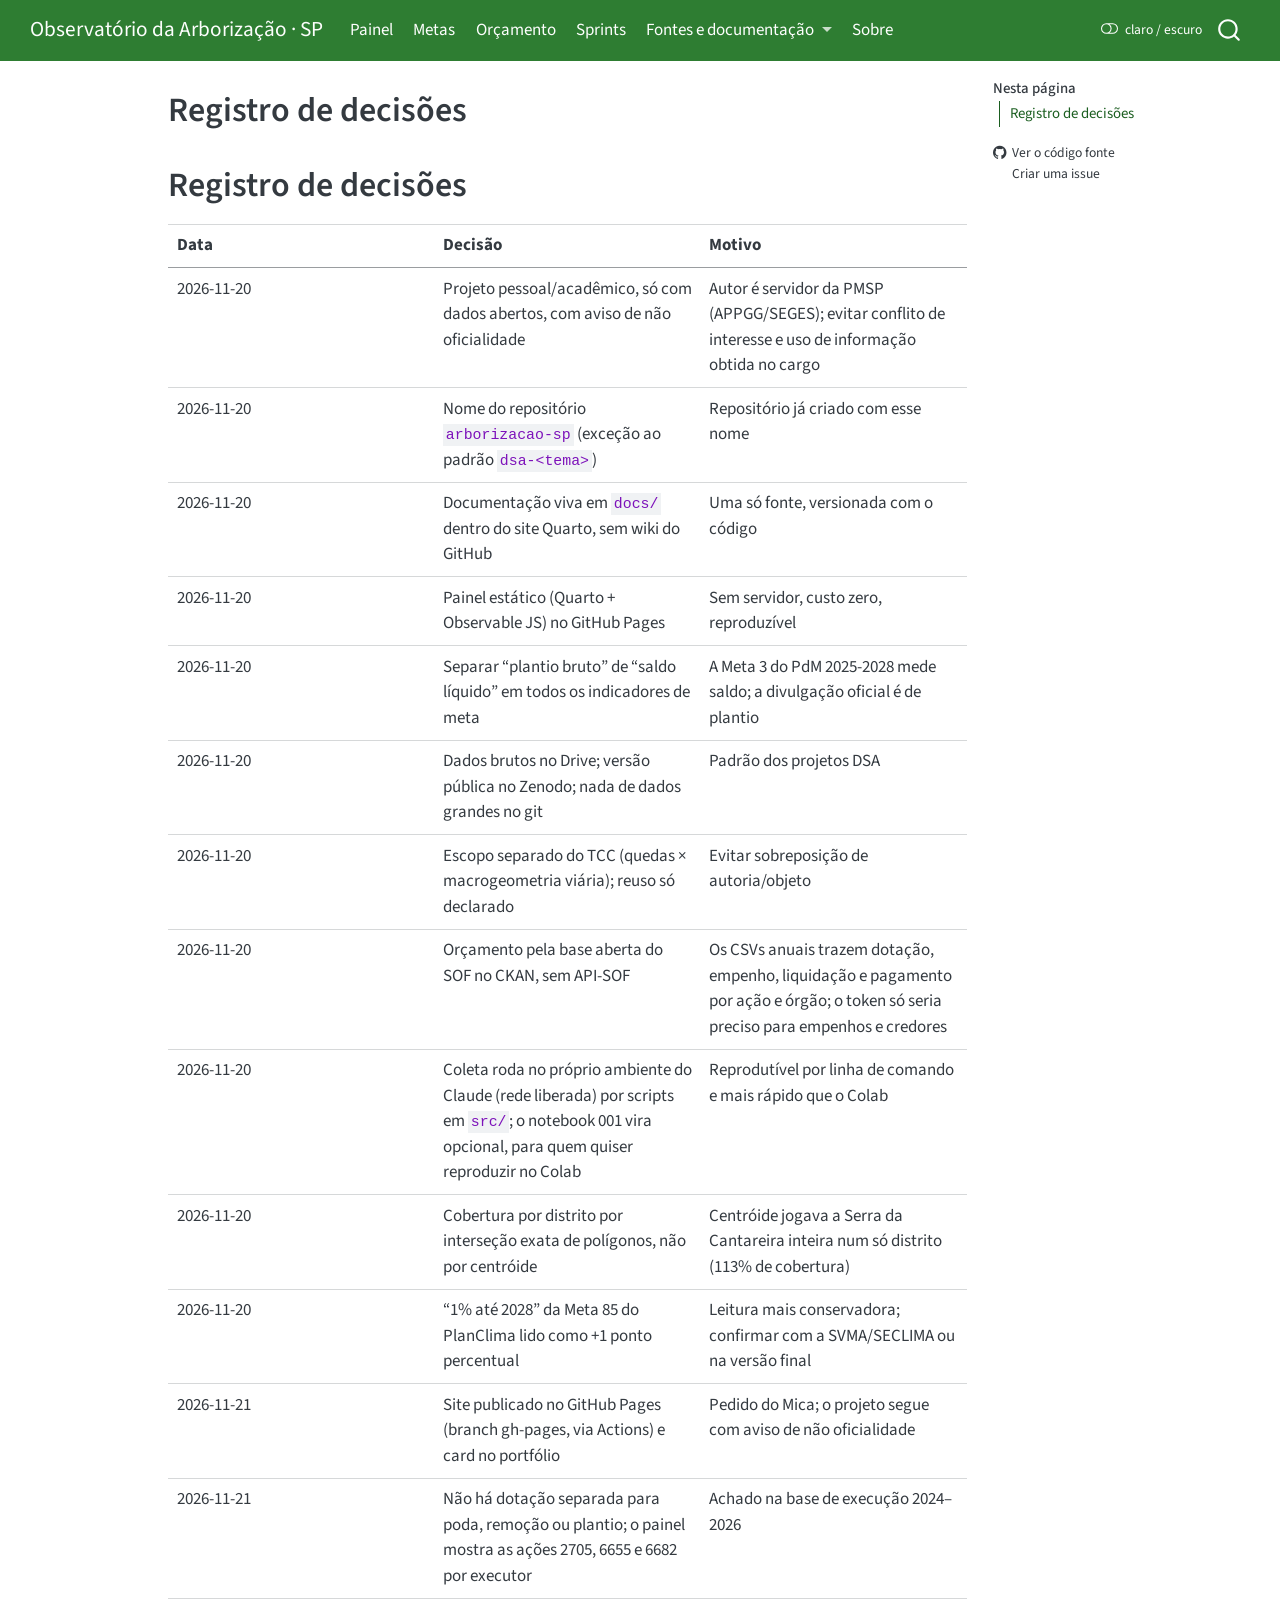
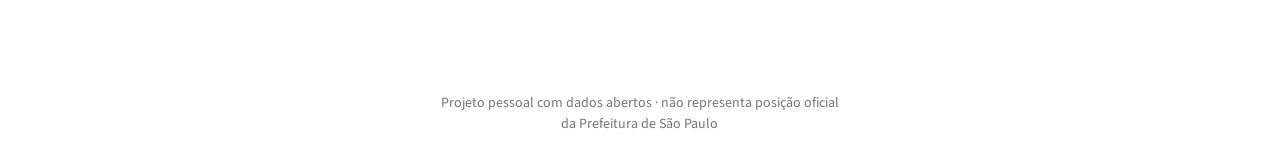
<file: docs/decisoes.html>
<!DOCTYPE html>
<html xmlns="http://www.w3.org/1999/xhtml" lang="pt-BR" xml:lang="pt-BR"><head>

<meta charset="utf-8">
<meta name="generator" content="quarto-1.11.9">

<meta name="viewport" content="width=device-width, initial-scale=1.0, user-scalable=yes">


<title>Registro de decisões – Observatório da Arborização · SP</title>
<style>
/* Default styles provided by pandoc.
** See https://pandoc.org/MANUAL.html#variables-for-html for config info.
*/
span.smallcaps{font-variant: small-caps;}
div.columns{display: flex; gap: 1.5em;}
div.column{flex: auto;}
@media screen {
div.columns{gap: min(4vw, 1.5em);}
div.column{overflow-x: auto;}
}
div.hanging-indent{margin-left: 1.5em; text-indent: -1.5em;}
ul.task-list{list-style: none;}
ul.task-list li input[type="checkbox"] {
  width: 0.8em;
  margin: 0 0.8em 0.2em -1em; /* quarto-specific, see https://github.com/quarto-dev/quarto-cli/issues/4556 */ 
  vertical-align: middle;
}
</style>


<script src="../site_libs/quarto-nav/quarto-nav.js"></script>
<script src="../site_libs/quarto-nav/headroom.min.js"></script>
<script src="../site_libs/clipboard/clipboard.min.js"></script>
<script src="../site_libs/quarto-search/autocomplete.umd.js"></script>
<script src="../site_libs/quarto-search/fuse.min.js"></script>
<script src="../site_libs/quarto-search/quarto-search.js"></script>
<meta name="quarto:offset" content="../">
<script src="../site_libs/quarto-html/quarto.js" type="module"></script>
<script src="../site_libs/quarto-html/tabsets/tabsets.js" type="module"></script>
<script src="../site_libs/quarto-html/scrollable-regions/scrollable-regions.js" type="module"></script>
<script src="../site_libs/quarto-html/popper.min.js"></script>
<script src="../site_libs/quarto-html/tippy.umd.min.js"></script>
<script src="../site_libs/quarto-html/anchor.min.js"></script>
<link href="../site_libs/quarto-html/tippy.css" rel="stylesheet">
<link href="../site_libs/quarto-html/quarto-syntax-highlighting-63b5708e65d6cd79cd7618c58d0c21e7.css" rel="stylesheet" class="quarto-color-scheme" id="quarto-text-highlighting-styles">
<link href="../site_libs/quarto-html/quarto-syntax-highlighting-dark-447e42e69aaa9833c0ba1b986f430b20.css" rel="stylesheet" class="quarto-color-scheme quarto-color-alternate" id="quarto-text-highlighting-styles">
<link href="../site_libs/quarto-html/quarto-syntax-highlighting-63b5708e65d6cd79cd7618c58d0c21e7.css" rel="stylesheet" class="quarto-color-scheme-extra" id="quarto-text-highlighting-styles">
<script src="../site_libs/bootstrap/bootstrap.min.js"></script>
<link href="../site_libs/bootstrap/bootstrap-icons.css" rel="stylesheet">
<link href="../site_libs/bootstrap/bootstrap-97ff3283ae1b8763fce2c56c4088be0c.min.css" rel="stylesheet" append-hash="true" class="quarto-color-scheme" id="quarto-bootstrap" data-mode="light">
<link href="../site_libs/bootstrap/bootstrap-dark-fb5eb58245a983c05053aa1c0c58f8da.min.css" rel="stylesheet" append-hash="true" class="quarto-color-scheme quarto-color-alternate" id="quarto-bootstrap" data-mode="dark">
<link href="../site_libs/bootstrap/bootstrap-97ff3283ae1b8763fce2c56c4088be0c.min.css" rel="stylesheet" append-hash="true" class="quarto-color-scheme-extra" id="quarto-bootstrap" data-mode="light">
<script id="quarto-search-options" type="application/json">{
  "location": "navbar",
  "copy-button": false,
  "collapse-after": 3,
  "panel-placement": "end",
  "type": "overlay",
  "limit": 50,
  "keyboard-shortcut": [
    "f",
    "/",
    "s"
  ],
  "show-item-context": false,
  "language": {
    "search-no-results-text": "Nenhum resultado",
    "search-matching-documents-text": "documentos correspondentes",
    "search-copy-link-title": "Copiar link para a busca",
    "search-hide-matches-text": "Esconder correspondências adicionais",
    "search-more-match-text": "mais correspondência neste documento",
    "search-more-matches-text": "mais correspondências neste documento",
    "search-clear-button-title": "Limpar",
    "search-text-placeholder": "",
    "search-detached-cancel-button-title": "Cancelar",
    "search-submit-button-title": "Enviar",
    "search-label": "Procurar"
  }
}</script>


</head>

<body class="nav-fixed quarto-light"><a id="quarto-skip-link" class="visually-hidden-focusable" href="#quarto-document-content">Pular para o conteúdo principal</a><script id="quarto-html-before-body" type="application/javascript">
    const toggleBodyColorMode = (bsSheetEl) => {
      const mode = bsSheetEl.getAttribute("data-mode");
      const bodyEl = window.document.querySelector("body");
      if (mode === "dark") {
        bodyEl.classList.add("quarto-dark");
        bodyEl.classList.remove("quarto-light");
      } else {
        bodyEl.classList.add("quarto-light");
        bodyEl.classList.remove("quarto-dark");
      }
    }
    const toggleBodyColorPrimary = () => {
      const bsSheetEl = window.document.querySelector("link#quarto-bootstrap:not([rel=disabled-stylesheet])");
      if (bsSheetEl) {
        toggleBodyColorMode(bsSheetEl);
      }
    }
    const setColorSchemeToggle = (alternate) => {
      const toggles = window.document.querySelectorAll('.quarto-color-scheme-toggle');
      for (let i=0; i < toggles.length; i++) {
        const toggle = toggles[i];
        if (toggle) {
          toggle.setAttribute("aria-checked", alternate ? "true" : "false");
          if (alternate) {
            toggle.classList.add("alternate");
          } else {
            toggle.classList.remove("alternate");
          }
        }
      }
    };
    const toggleColorMode = (alternate) => {
      // Switch the stylesheets
      const primaryStylesheets = window.document.querySelectorAll('link.quarto-color-scheme:not(.quarto-color-alternate)');
      const alternateStylesheets = window.document.querySelectorAll('link.quarto-color-scheme.quarto-color-alternate');
      manageTransitions('#quarto-margin-sidebar .nav-link', false);
      if (alternate) {
        // note: dark is layered on light, we don't disable primary!
        enableStylesheet(alternateStylesheets);
        for (const sheetNode of alternateStylesheets) {
          if (sheetNode.id === "quarto-bootstrap") {
            toggleBodyColorMode(sheetNode);
          }
        }
      } else {
        disableStylesheet(alternateStylesheets);
        enableStylesheet(primaryStylesheets)
        toggleBodyColorPrimary();
      }
      manageTransitions('#quarto-margin-sidebar .nav-link', true);
      // Switch the toggles
      setColorSchemeToggle(alternate)
    }
    // Hack to workaround the fact that safari doesn't
    // properly recolor the scrollbar when toggling (#1455).
    // Not run on load: stylesheets are set before first paint there, and
    // scrolling would undo the scroll to a URL fragment (#14973).
    // The one pixel nudge keeps the reader where they were.
    const refreshSafariScrollbar = () => {
      if (navigator.userAgent.indexOf('Safari') > 0 && navigator.userAgent.indexOf('Chrome') == -1) {
        manageTransitions("body", false);
        const scrollY = window.scrollY;
        window.scrollTo(0, scrollY > 0 ? scrollY - 1 : 1);
        setTimeout(() => {
          window.scrollTo(0, scrollY);
          manageTransitions("body", true);
        }, 40);
      }
    }
    const disableStylesheet = (stylesheets) => {
      for (let i=0; i < stylesheets.length; i++) {
        const stylesheet = stylesheets[i];
        stylesheet.rel = 'disabled-stylesheet';
      }
    }
    const enableStylesheet = (stylesheets) => {
      for (let i=0; i < stylesheets.length; i++) {
        const stylesheet = stylesheets[i];
        if(stylesheet.rel !== 'stylesheet') { // for Chrome, which will still FOUC without this check
          stylesheet.rel = 'stylesheet';
        }
      }
    }
    const manageTransitions = (selector, allowTransitions) => {
      const els = window.document.querySelectorAll(selector);
      for (let i=0; i < els.length; i++) {
        const el = els[i];
        if (allowTransitions) {
          el.classList.remove('notransition');
        } else {
          el.classList.add('notransition');
        }
      }
    }
    const isFileUrl = () => {
      return window.location.protocol === 'file:';
    }
    const hasAlternateSentinel = () => {
      let styleSentinel = getColorSchemeSentinel();
      if (styleSentinel !== null) {
        return styleSentinel === "alternate";
      } else {
        return false;
      }
    }
    const setStyleSentinel = (alternate) => {
      const value = alternate ? "alternate" : "default";
      if (!isFileUrl()) {
        window.localStorage.setItem("quarto-color-scheme", value);
      } else {
        localAlternateSentinel = value;
      }
    }
    const getColorSchemeSentinel = () => {
      if (!isFileUrl()) {
        const storageValue = window.localStorage.getItem("quarto-color-scheme");
        return storageValue != null ? storageValue : localAlternateSentinel;
      } else {
        return localAlternateSentinel;
      }
    }
    const toggleGiscusIfUsed = (isAlternate, darkModeDefault) => {
      const baseTheme = document.querySelector('#giscus-base-theme')?.value ?? 'light';
      const alternateTheme = document.querySelector('#giscus-alt-theme')?.value ?? 'dark';
      let newTheme = '';
      if(authorPrefersDark) {
        newTheme = isAlternate ? baseTheme : alternateTheme;
      } else {
        newTheme = isAlternate ? alternateTheme : baseTheme;
      }
      const changeGiscusTheme = () => {
        // From: https://github.com/giscus/giscus/issues/336
        const sendMessage = (message) => {
          const iframe = document.querySelector('iframe.giscus-frame');
          if (!iframe) return;
          iframe.contentWindow.postMessage({ giscus: message }, 'https://giscus.app');
        }
        sendMessage({
          setConfig: {
            theme: newTheme
          }
        });
      }
      const isGiscussLoaded = window.document.querySelector('iframe.giscus-frame') !== null;
      if (isGiscussLoaded) {
        changeGiscusTheme();
      }
    };
    const authorPrefersDark = false;
    const queryPrefersDark = window.matchMedia('(prefers-color-scheme: dark)');
    const darkModeDefault = queryPrefersDark.matches;
      document.querySelector('link#quarto-text-highlighting-styles.quarto-color-scheme-extra').rel = 'disabled-stylesheet';
      document.querySelector('link#quarto-bootstrap.quarto-color-scheme-extra').rel = 'disabled-stylesheet';
    let localAlternateSentinel = darkModeDefault ? 'alternate' : 'default';
    // Dark / light mode switch
    window.quartoToggleColorScheme = () => {
      // Read the current dark / light value
      let toAlternate = !hasAlternateSentinel();
      toggleColorMode(toAlternate);
      refreshSafariScrollbar();
      setStyleSentinel(toAlternate);
      toggleGiscusIfUsed(toAlternate, darkModeDefault);
      window.dispatchEvent(new Event('resize'));
    };
    queryPrefersDark.addEventListener("change", e => {
      if(window.localStorage.getItem("quarto-color-scheme") !== null)
        return;
      const alternate = e.matches
      toggleColorMode(alternate);
      refreshSafariScrollbar();
      localAlternateSentinel = e.matches ? 'alternate' : 'default'; // this is used alongside local storage!
      toggleGiscusIfUsed(alternate, darkModeDefault);
    });
    // Switch to dark mode if need be
    if (hasAlternateSentinel()) {
      toggleColorMode(true);
    } else {
      toggleColorMode(false);
    }
  </script>

<div id="quarto-search-results"></div>
  <header id="quarto-header" class="headroom fixed-top">
    <nav class="navbar navbar-expand-lg " data-bs-theme="dark" aria-label="Site">
      <div class="navbar-container container-fluid">
      <div class="navbar-brand-container mx-auto">
    <a class="navbar-brand" href="../index.html">
    <span class="navbar-title">Observatório da Arborização · SP</span>
    </a>
  </div>
          <button class="navbar-toggler" type="button" data-bs-toggle="collapse" data-bs-target="#navbarCollapse" aria-controls="navbarCollapse" aria-expanded="false" aria-label="Alternar de navegação" onclick="if (window.quartoToggleHeadroom) { window.quartoToggleHeadroom(); }">
  <span class="navbar-toggler-icon"></span>
</button>
          <div class="collapse navbar-collapse" id="navbarCollapse">
            <ul class="navbar-nav navbar-nav-scroll me-auto">
  <li class="nav-item">
    <a class="nav-link" href="../index.html"> 
<span class="menu-text">Painel</span></a>
  </li>  
  <li class="nav-item">
    <a class="nav-link" href="../metas.html"> 
<span class="menu-text">Metas</span></a>
  </li>  
  <li class="nav-item">
    <a class="nav-link" href="../orcamento.html"> 
<span class="menu-text">Orçamento</span></a>
  </li>  
  <li class="nav-item">
    <a class="nav-link" href="../sprints.html"> 
<span class="menu-text">Sprints</span></a>
  </li>  
  <li class="nav-item dropdown ">
    <a class="nav-link dropdown-toggle" href="#" id="nav-menu-fontes-e-documentação" role="link" data-bs-toggle="dropdown" aria-expanded="false">
 <span class="menu-text">Fontes e documentação</span>
    </a>
    <ul class="dropdown-menu" aria-labelledby="nav-menu-fontes-e-documentação">    
        <li>
    <a class="dropdown-item" href="../docs/01_catalogo_fontes.html">
 <span class="dropdown-text">Catálogo de fontes</span></a>
  </li>  
        <li>
    <a class="dropdown-item" href="../docs/02_matriz_metas.html">
 <span class="dropdown-text">Matriz de metas</span></a>
  </li>  
        <li>
    <a class="dropdown-item" href="../docs/03_benchmarking.html">
 <span class="dropdown-text">Benchmarking de painéis</span></a>
  </li>  
        <li>
    <a class="dropdown-item" href="../docs/04_indicadores_painel.html">
 <span class="dropdown-text">Indicadores e desenho do painel</span></a>
  </li>  
        <li>
    <a class="dropdown-item" href="../docs/decisoes.html">
 <span class="dropdown-text">Registro de decisões</span></a>
  </li>  
    </ul>
  </li>
  <li class="nav-item">
    <a class="nav-link" href="../sobre.html"> 
<span class="menu-text">Sobre</span></a>
  </li>  
</ul>
          </div> <!-- /navcollapse -->
            <div class="quarto-navbar-tools">
  <button type="button" role="switch" aria-checked="false" class="quarto-color-scheme-toggle quarto-navigation-tool  px-1" onclick="window.quartoToggleColorScheme(); return false;" title="Alternar modo escuro" aria-label="Alternar modo escuro"><i class="bi"></i></button>
</div>
            <div id="quarto-search" class="" title="Procurar"></div>
      </div> <!-- /container-fluid -->
    </nav>
</header>
<!-- content -->
<div id="quarto-content" class="quarto-container page-columns page-rows-contents page-layout-article page-navbar">
<!-- sidebar -->
<!-- margin-sidebar -->
    <div id="quarto-margin-sidebar" class="sidebar margin-sidebar">
        <nav id="TOC" role="doc-toc" aria-labelledby="toc-title" class="toc-active">
    <h2 id="toc-title">Nesta página</h2>
   
  <ul>
  <li><a href="#registro-de-decisões" id="toc-registro-de-decisões" class="nav-link active" data-scroll-target="#registro-de-decisões">Registro de decisões</a></li>
  </ul>
<div class="toc-actions"><ul><li><a href="https://github.com/micadw/arborizacao-sp/blob/main/docs/decisoes.md" class="toc-action"><i class="bi bi-github"></i>Ver o código fonte</a></li><li><a href="https://github.com/micadw/arborizacao-sp/issues/new" class="toc-action"><i class="bi empty"></i>Criar uma issue</a></li></ul></div></nav>
    </div>
<!-- main -->
<main class="content" id="quarto-document-content" tabindex="-1">


<header id="title-block-header" class="quarto-title-block default">
<div class="quarto-title">
<h1 class="title">Registro de decisões</h1>
</div>



<div class="quarto-title-meta">

    
  
    
  </div>
  


</header>


<section id="registro-de-decisões" class="level1">
<h1>Registro de decisões</h1>
<table class="caption-top table">
<colgroup>
<col style="width: 33%">
<col style="width: 33%">
<col style="width: 33%">
</colgroup>
<thead>
<tr class="header">
<th>Data</th>
<th>Decisão</th>
<th>Motivo</th>
</tr>
</thead>
<tbody>
<tr class="odd">
<td>2026-11-20</td>
<td>Projeto pessoal/acadêmico, só com dados abertos, com aviso de não oficialidade</td>
<td>Autor é servidor da PMSP (APPGG/SEGES); evitar conflito de interesse e uso de informação obtida no cargo</td>
</tr>
<tr class="even">
<td>2026-11-20</td>
<td>Nome do repositório <code>arborizacao-sp</code> (exceção ao padrão <code>dsa-&lt;tema&gt;</code>)</td>
<td>Repositório já criado com esse nome</td>
</tr>
<tr class="odd">
<td>2026-11-20</td>
<td>Documentação viva em <code>docs/</code> dentro do site Quarto, sem wiki do GitHub</td>
<td>Uma só fonte, versionada com o código</td>
</tr>
<tr class="even">
<td>2026-11-20</td>
<td>Painel estático (Quarto + Observable JS) no GitHub Pages</td>
<td>Sem servidor, custo zero, reproduzível</td>
</tr>
<tr class="odd">
<td>2026-11-20</td>
<td>Separar “plantio bruto” de “saldo líquido” em todos os indicadores de meta</td>
<td>A Meta 3 do PdM 2025-2028 mede saldo; a divulgação oficial é de plantio</td>
</tr>
<tr class="even">
<td>2026-11-20</td>
<td>Dados brutos no Drive; versão pública no Zenodo; nada de dados grandes no git</td>
<td>Padrão dos projetos DSA</td>
</tr>
<tr class="odd">
<td>2026-11-20</td>
<td>Escopo separado do TCC (quedas × macrogeometria viária); reuso só declarado</td>
<td>Evitar sobreposição de autoria/objeto</td>
</tr>
<tr class="even">
<td>2026-11-20</td>
<td>Orçamento pela base aberta do SOF no CKAN, sem API-SOF</td>
<td>Os CSVs anuais trazem dotação, empenho, liquidação e pagamento por ação e órgão; o token só seria preciso para empenhos e credores</td>
</tr>
<tr class="odd">
<td>2026-11-20</td>
<td>Coleta roda no próprio ambiente do Claude (rede liberada) por scripts em <code>src/</code>; o notebook 001 vira opcional, para quem quiser reproduzir no Colab</td>
<td>Reprodutível por linha de comando e mais rápido que o Colab</td>
</tr>
<tr class="even">
<td>2026-11-20</td>
<td>Cobertura por distrito por interseção exata de polígonos, não por centróide</td>
<td>Centróide jogava a Serra da Cantareira inteira num só distrito (113% de cobertura)</td>
</tr>
<tr class="odd">
<td>2026-11-20</td>
<td>“1% até 2028” da Meta 85 do PlanClima lido como +1 ponto percentual</td>
<td>Leitura mais conservadora; confirmar com a SVMA/SECLIMA ou na versão final</td>
</tr>
<tr class="even">
<td>2026-11-21</td>
<td>Site publicado no GitHub Pages (branch gh-pages, via Actions) e card no portfólio</td>
<td>Pedido do Mica; o projeto segue com aviso de não oficialidade</td>
</tr>
<tr class="odd">
<td>2026-11-21</td>
<td>Não há dotação separada para poda, remoção ou plantio; o painel mostra as ações 2705, 6655 e 6682 por executor</td>
<td>Achado na base de execução 2024–2026</td>
</tr>
</tbody>
</table>


</section>

</main> <!-- /main -->
<script id="quarto-html-after-body" type="application/javascript">
  window.document.addEventListener("DOMContentLoaded", function (event) {
    // Ensure there is a toggle, if there isn't float one in the top right
    if (window.document.querySelector('.quarto-color-scheme-toggle') === null) {
      const toggle = window.document.createElement('button');
      toggle.type = "button";
      toggle.setAttribute("role", "switch");
      toggle.setAttribute("aria-checked", "false");
      toggle.classList.add('top-right');
      toggle.classList.add('quarto-color-scheme-toggle');
      toggle.setAttribute("aria-label", "Alternar modo escuro");
      toggle.onclick = function() { try { window.quartoToggleColorScheme(); } catch {} return false; };
      const i = window.document.createElement("i");
      i.classList.add('bi');
      toggle.appendChild(i);
      // Put the toggle in a landmark of its own, so that landmark navigation
      // can reach it.
      //
      // The container is always a fresh direct child of body, and the toggle is
      // never moved into page furniture that the theme or the author controls.
      // The toggle is positioned against the page, so any ancestor that
      // establishes a containing block captures it: a positioned element or a
      // grid for position: absolute, and transform, filter, will-change or
      // contain for position: fixed. A direct child of body has none of these
      // to inherit, and the shift when one appears is silent and visual.
      //
      // ARIA says a document should have at most one banner, and axe reports a
      // duplicate whether or not the banners carry distinct labels. So use a
      // header when the page has no banner yet, and a named region otherwise.
      //
      // A header is a banner wherever it sits, unless it is inside sectioning
      // content, so this cannot just look at the children of body: a custom
      // page layout wraps the title block header in a plain div. An explicit
      // role="banner" always counts.
      const sectioning = 'article, aside, main, nav, section, [role="article"], [role="complementary"], [role="main"], [role="navigation"], [role="region"]';
      const hasBanner = Array.from(
        window.document.querySelectorAll('header:not([role]), [role="banner"]')
      ).some(function(el) {
        return el.hasAttribute("role") || el.closest(sectioning) === null;
      });
      const container = window.document.createElement(hasBanner ? "div" : "header");
      if (hasBanner) {
        container.setAttribute("role", "region");
        container.setAttribute("aria-label", "Alternar modo escuro");
      }
      container.classList.add('quarto-color-scheme-toggle-container');
      container.appendChild(toggle);
      window.document.body.appendChild(container);
    }
    setColorSchemeToggle(hasAlternateSentinel())
    const icon = "";
    const anchorJS = new window.AnchorJS();
    anchorJS.options = {
      placement: 'right',
      icon: icon
    };
    anchorJS.add('.anchored');
    const isCodeAnnotation = (el) => {
      for (const clz of el.classList) {
        if (clz.startsWith('code-annotation-')) {                     
          return true;
        }
      }
      return false;
    }
    const onCopySuccess = function(e) {
      // button target
      const button = e.trigger;
      // don't keep focus
      button.blur();
      // flash "checked"
      button.classList.add('code-copy-button-checked');
      var currentTitle = button.getAttribute("title");
      button.setAttribute("title", "Copiada");
      let tooltip;
      if (window.bootstrap) {
        button.setAttribute("data-bs-toggle", "tooltip");
        button.setAttribute("data-bs-placement", "left");
        button.setAttribute("data-bs-title", "Copiada");
        tooltip = new bootstrap.Tooltip(button, 
          { trigger: "manual", 
            customClass: "code-copy-button-tooltip",
            offset: [0, -8]});
        tooltip.show();    
      }
      setTimeout(function() {
        if (tooltip) {
          tooltip.hide();
          button.removeAttribute("data-bs-title");
          button.removeAttribute("data-bs-toggle");
          button.removeAttribute("data-bs-placement");
        }
        button.setAttribute("title", currentTitle);
        button.classList.remove('code-copy-button-checked');
      }, 1000);
      // clear code selection
      e.clearSelection();
    }
    const getTextToCopy = function(trigger) {
      const outerScaffold = trigger.parentElement.cloneNode(true);
      const codeEl = outerScaffold.querySelector('code');
      for (const childEl of codeEl.children) {
        if (isCodeAnnotation(childEl)) {
          childEl.remove();
        }
      }
      return codeEl.innerText;
    }
    const clipboard = new window.ClipboardJS('.code-copy-button:not([data-in-quarto-modal])', {
      text: getTextToCopy
    });
    clipboard.on('success', onCopySuccess);
    if (window.document.getElementById('quarto-embedded-source-code-modal')) {
      const clipboardModal = new window.ClipboardJS('.code-copy-button[data-in-quarto-modal]', {
        text: getTextToCopy,
        container: window.document.getElementById('quarto-embedded-source-code-modal')
      });
      clipboardModal.on('success', onCopySuccess);
    }
      var localhostRegex = new RegExp(/^(?:http|https):\/\/localhost\:?[0-9]*\//);
      var mailtoRegex = new RegExp(/^mailto:/);
        var filterRegex = new RegExp("https:\/\/micadw\.github\.io\/arborizacao-sp");
      var isInternal = (href) => {
          return filterRegex.test(href) || localhostRegex.test(href) || mailtoRegex.test(href);
      }
      // Inspect non-navigation links and adorn them if external
      window.quartoDecorateExternalLinks = function (root) {
     var links = (root || window.document).querySelectorAll('a[href]:not(.nav-link):not(.navbar-brand):not(.toc-action):not(.sidebar-link):not(.sidebar-item-toggle):not(.pagination-link):not(.no-external):not([aria-hidden]):not(.dropdown-item):not(.quarto-navigation-tool):not(.about-link)');
      for (var i=0; i<links.length; i++) {
        const link = links[i];
        if (!isInternal(link.href)) {
          // undo the damage that might have been done by quarto-nav.js in the case of
          // links that we want to consider external
          if (link.dataset.originalHref !== undefined) {
            link.href = link.dataset.originalHref;
          }
          if (!link.classList.contains('no-external-icon')) {
          }
        }
      }
      };
      window.quartoDecorateExternalLinks(window.document);
    // Esc closes the popup (WCAG 1.4.13) and focus leaving both trigger and
    // popup closes it (WCAG 2.4.11); tippy handles neither for interactive popups.
    const hideOnEscAndFocusOut = {
      name: 'hideOnEscAndFocusOut',
      defaultValue: true,
      fn(instance) {
        const dismiss = () => {
          // A show scheduled by the trigger delay would otherwise reopen it
          instance.clearDelayTimeouts();
          instance.hide();
        };
        const onKeyDown = (event) => {
          if (event.key !== 'Escape') {
            return;
          }
          // Keep Esc from also reaching page handlers (e.g. reveal.js overview),
          // except an open reveal.js slide menu, which Esc should close too.
          // The menu handles keys only when its keyboard option is on.
          const menuHandlesEsc = window.Reveal?.getPlugin?.('menu')?.isOpen() &&
            window.Reveal.getConfig().menu?.keyboard !== false;
          if (!menuHandlesEsc) {
            event.stopPropagation();
          }
          if (instance.popper.contains(window.document.activeElement)) {
            // Disabled while refocusing so the focus trigger does not reopen it
            instance.disable();
            instance.reference.focus();
            instance.enable();
          }
          dismiss();
        };
        const onFocusOut = (event) => {
          const target = event.relatedTarget;
          if (target && !instance.reference.contains(target) &&
              !instance.popper.contains(target)) {
            dismiss();
          }
        };
        // On the trigger too: a click trigger (code-annotations: select) has no
        // blur handling. Attached for the instance's lifetime so leaving the
        // trigger also cancels a show still pending on the trigger delay.
        instance.reference.addEventListener('focusout', onFocusOut);
        return {
          onShow() {
            window.document.addEventListener('keydown', onKeyDown, true);
            instance.popper.addEventListener('focusout', onFocusOut);
          },
          onHide() {
            window.document.removeEventListener('keydown', onKeyDown, true);
            instance.popper.removeEventListener('focusout', onFocusOut);
          },
          onDestroy() {
            instance.reference.removeEventListener('focusout', onFocusOut);
          },
        };
      },
    };
    function tippyHover(el, contentFn, onTriggerFn, onUntriggerFn) {
      const config = {
        allowHTML: true,
        maxWidth: 500,
        delay: 100,
        arrow: false,
        appendTo: function(el) {
            return el.parentElement;
        },
        interactive: true,
        interactiveBorder: 10,
        theme: 'quarto',
        placement: 'bottom-start',
        plugins: [hideOnEscAndFocusOut],
      };
      if (contentFn) {
        config.content = contentFn;
      }
      if (onTriggerFn) {
        config.onTrigger = onTriggerFn;
      }
      if (onUntriggerFn) {
        config.onUntrigger = onUntriggerFn;
      }
      window.tippy(el, config); 
    }
    const noterefs = window.document.querySelectorAll('a[role="doc-noteref"]');
    for (var i=0; i<noterefs.length; i++) {
      const ref = noterefs[i];
      tippyHover(ref, function() {
        // use id or data attribute instead here
        let href = ref.getAttribute('data-footnote-href') || ref.getAttribute('href');
        try { href = new URL(href).hash; } catch {}
        const id = href.replace(/^#\/?/, "");
        const note = window.document.getElementById(id);
        if (note) {
          return note.innerHTML;
        } else {
          return "";
        }
      });
    }
    const xrefs = window.document.querySelectorAll('a.quarto-xref');
    const processXRef = (id, note) => {
      // Strip column container classes
      const stripColumnClz = (el) => {
        el.classList.remove("page-full", "page-columns");
        if (el.children) {
          for (const child of el.children) {
            stripColumnClz(child);
          }
        }
      }
      stripColumnClz(note)
      if (id === null || id.startsWith('sec-')) {
        // Special case sections, only their first couple elements
        const container = document.createElement("div");
        if (note.children && note.children.length > 2) {
          container.appendChild(note.children[0].cloneNode(true));
          for (let i = 1; i < note.children.length; i++) {
            const child = note.children[i];
            if (child.tagName === "P" && child.innerText === "") {
              continue;
            } else {
              container.appendChild(child.cloneNode(true));
              break;
            }
          }
          if (window.Quarto?.typesetMath) {
            window.Quarto.typesetMath(container);
          }
          return container.innerHTML
        } else {
          if (window.Quarto?.typesetMath) {
            window.Quarto.typesetMath(note);
          }
          return note.innerHTML;
        }
      } else {
        // Remove any anchor links if they are present
        const anchorLink = note.querySelector('a.anchorjs-link');
        if (anchorLink) {
          anchorLink.remove();
        }
        if (window.Quarto?.typesetMath) {
          window.Quarto.typesetMath(note);
        }
        if (note.classList.contains("callout")) {
          return note.outerHTML;
        } else {
          return note.innerHTML;
        }
      }
    }
    for (var i=0; i<xrefs.length; i++) {
      const xref = xrefs[i];
      tippyHover(xref, undefined, function(instance) {
        instance.disable();
        let url = xref.getAttribute('href');
        let hash = undefined; 
        if (url.startsWith('#')) {
          hash = url;
        } else {
          try { hash = new URL(url).hash; } catch {}
        }
        if (hash) {
          const id = hash.replace(/^#\/?/, "");
          const note = window.document.getElementById(id);
          if (note !== null) {
            try {
              const html = processXRef(id, note.cloneNode(true));
              instance.setContent(html);
            } finally {
              instance.enable();
              instance.show();
            }
          } else {
            // See if we can fetch this
            fetch(url.split('#')[0])
            .then(res => res.text())
            .then(html => {
              const parser = new DOMParser();
              const htmlDoc = parser.parseFromString(html, "text/html");
              const note = htmlDoc.getElementById(id);
              if (note !== null) {
                const html = processXRef(id, note);
                instance.setContent(html);
              } 
            }).finally(() => {
              instance.enable();
              instance.show();
            });
          }
        } else {
          // See if we can fetch a full url (with no hash to target)
          // This is a special case and we should probably do some content thinning / targeting
          fetch(url)
          .then(res => res.text())
          .then(html => {
            const parser = new DOMParser();
            const htmlDoc = parser.parseFromString(html, "text/html");
            const note = htmlDoc.querySelector('main.content');
            if (note !== null) {
              // This should only happen for chapter cross references
              // (since there is no id in the URL)
              // remove the first header
              if (note.children.length > 0 && note.children[0].tagName === "HEADER") {
                note.children[0].remove();
              }
              const html = processXRef(null, note);
              instance.setContent(html);
            } 
          }).finally(() => {
            instance.enable();
            instance.show();
          });
        }
      }, function(instance) {
      });
    }
        let selectedAnnoteEl;
        const selectorForAnnotation = ( cell, annotation) => {
          let cellAttr = 'data-code-cell="' + cell + '"';
          let lineAttr = 'data-code-annotation="' +  annotation + '"';
          const selector = 'span[' + cellAttr + '][' + lineAttr + ']';
          return selector;
        }
        const selectCodeLines = (annoteEl) => {
          const doc = window.document;
          const targetCell = annoteEl.getAttribute("data-target-cell");
          const targetAnnotation = annoteEl.getAttribute("data-target-annotation");
          const annoteSpan = window.document.querySelector(selectorForAnnotation(targetCell, targetAnnotation));
          const lines = annoteSpan.getAttribute("data-code-lines").split(",");
          const lineIds = lines.map((line) => {
            return targetCell + "-" + line;
          })
          // Each band is positioned against its own containing block, which is
          // not the offsetParent of the lines, so place it from client rects.
          const placeBand = (band, firstEl, lastEl, codeBlock) => {
            const container = band.offsetParent;
            if (container === null) {
              return;
            }
            const containerRect = container.getBoundingClientRect();
            // Reveal.js scales slides with a transform, so convert client
            // pixels back to the CSS pixels of the container.
            const scale = containerRect.height / container.offsetHeight || 1;
            const firstRect = firstEl.getBoundingClientRect();
            const lastRect = lastEl.getBoundingClientRect();
            const top = (firstRect.top - containerRect.top) / scale - container.clientTop + container.scrollTop;
            const height = (lastRect.bottom - firstRect.top) / scale;
            band.style.top = top - 2 + "px";
            band.style.height = height + 4 + "px";
            if (codeBlock) {
              // Without the copy button wrapper, the containing block is wider
              // than the code block, so span the code block explicitly.
              const blockRect = codeBlock.getBoundingClientRect();
              band.style.left = (blockRect.left - containerRect.left) / scale - container.clientLeft + container.scrollLeft + "px";
              band.style.width = blockRect.width / scale + "px";
            }
          };
          if (lineIds.length > 0) {
            const el = window.document.getElementById(lineIds[0]);
            const lastEl = window.document.getElementById(lineIds[lineIds.length - 1]);
            const parent = el.parentElement.parentElement;
            // cook up a div (if necessary) and position it
            let div = window.document.getElementById("code-annotation-line-highlight");
            if (div === null) {
              div = window.document.createElement("div");
              div.setAttribute("id", "code-annotation-line-highlight");
              div.style.position = 'absolute';
              parent.appendChild(div);
            }
            placeBand(div, el, lastEl, parent.closest("div.sourceCode") || parent);
            let gutterDiv = window.document.getElementById("code-annotation-line-highlight-gutter");
            if (gutterDiv === null) {
              gutterDiv = window.document.createElement("div");
              gutterDiv.setAttribute("id", "code-annotation-line-highlight-gutter");
              gutterDiv.style.position = 'absolute';
              const codeCell = window.document.getElementById(targetCell);
              const gutter = codeCell.querySelector('.code-annotation-gutter');
              gutter.appendChild(gutterDiv);
            }
            placeBand(gutterDiv, el, lastEl);
            selectedAnnoteEl = annoteEl;
          }
        };
        const unselectCodeLines = () => {
          const elementsIds = ["code-annotation-line-highlight", "code-annotation-line-highlight-gutter"];
          elementsIds.forEach((elId) => {
            const div = window.document.getElementById(elId);
            if (div) {
              div.remove();
            }
          });
          selectedAnnoteEl = undefined;
        };
          // Handle positioning of the toggle
      window.addEventListener(
        "resize",
        throttle(() => {
          elRect = undefined;
          if (selectedAnnoteEl) {
            selectCodeLines(selectedAnnoteEl);
          }
        }, 10)
      );
      function throttle(fn, ms) {
      let throttle = false;
      let timer;
        return (...args) => {
          if(!throttle) { // first call gets through
              fn.apply(this, args);
              throttle = true;
          } else { // all the others get throttled
              if(timer) clearTimeout(timer); // cancel #2
              timer = setTimeout(() => {
                fn.apply(this, args);
                timer = throttle = false;
              }, ms);
          }
        };
      }
        // Attach click handler to the DT
        const annoteDls = window.document.querySelectorAll('dt[data-target-cell]');
        for (const annoteDlNode of annoteDls) {
          annoteDlNode.addEventListener('click', (event) => {
            const clickedEl = event.target;
            if (clickedEl !== selectedAnnoteEl) {
              unselectCodeLines();
              const activeEl = window.document.querySelector('dt[data-target-cell].code-annotation-active');
              if (activeEl) {
                activeEl.classList.remove('code-annotation-active');
              }
              selectCodeLines(clickedEl);
              clickedEl.classList.add('code-annotation-active');
            } else {
              // Unselect the line
              unselectCodeLines();
              clickedEl.classList.remove('code-annotation-active');
            }
          });
        }
    const findCites = (el) => {
      const parentEl = el.parentElement;
      if (parentEl) {
        const cites = parentEl.dataset.cites;
        if (cites) {
          return {
            el,
            cites: cites.split(' ')
          };
        } else {
          return findCites(el.parentElement)
        }
      } else {
        return undefined;
      }
    };
    var bibliorefs = window.document.querySelectorAll('a[role="doc-biblioref"]');
    for (var i=0; i<bibliorefs.length; i++) {
      const ref = bibliorefs[i];
      const citeInfo = findCites(ref);
      if (citeInfo) {
        tippyHover(citeInfo.el, function() {
          var popup = window.document.createElement('div');
          citeInfo.cites.forEach(function(cite) {
            var citeDiv = window.document.createElement('div');
            citeDiv.classList.add('hanging-indent');
            citeDiv.classList.add('csl-entry');
            var biblioDiv = window.document.getElementById('ref-' + cite);
            if (biblioDiv) {
              citeDiv.innerHTML = biblioDiv.innerHTML;
            }
            popup.appendChild(citeDiv);
          });
          return popup.innerHTML;
        });
      }
    }
  });
  </script>
  <script type="application/javascript">
  window.quartoScrollableRegionsLabels = {"code":"Código deslocável","output":"Saída deslocável"};
  </script>
</div> <!-- /content -->
<footer class="footer">
  <div class="nav-footer">
    <div class="nav-footer-left">
      &nbsp;
    </div>   
    <div class="nav-footer-center">
<p>Projeto pessoal com dados abertos · não representa posição oficial da Prefeitura de São Paulo</p>
<div class="toc-actions d-sm-block d-md-none"><ul><li><a href="https://github.com/micadw/arborizacao-sp/blob/main/docs/decisoes.md" class="toc-action"><i class="bi bi-github"></i>Ver o código fonte</a></li><li><a href="https://github.com/micadw/arborizacao-sp/issues/new" class="toc-action"><i class="bi empty"></i>Criar uma issue</a></li></ul></div></div>
    <div class="nav-footer-right">
      &nbsp;
    </div>
  </div>
</footer>




</body></html>
</file>
<file: site_libs/quarto-html/tippy.css>
.tippy-box[data-animation=fade][data-state=hidden]{opacity:0}[data-tippy-root]{max-width:calc(100vw - 10px)}.tippy-box{position:relative;background-color:#333;color:#fff;border-radius:4px;font-size:14px;line-height:1.4;white-space:normal;outline:0;transition-property:transform,visibility,opacity}.tippy-box[data-placement^=top]>.tippy-arrow{bottom:0}.tippy-box[data-placement^=top]>.tippy-arrow:before{bottom:-7px;left:0;border-width:8px 8px 0;border-top-color:initial;transform-origin:center top}.tippy-box[data-placement^=bottom]>.tippy-arrow{top:0}.tippy-box[data-placement^=bottom]>.tippy-arrow:before{top:-7px;left:0;border-width:0 8px 8px;border-bottom-color:initial;transform-origin:center bottom}.tippy-box[data-placement^=left]>.tippy-arrow{right:0}.tippy-box[data-placement^=left]>.tippy-arrow:before{border-width:8px 0 8px 8px;border-left-color:initial;right:-7px;transform-origin:center left}.tippy-box[data-placement^=right]>.tippy-arrow{left:0}.tippy-box[data-placement^=right]>.tippy-arrow:before{left:-7px;border-width:8px 8px 8px 0;border-right-color:initial;transform-origin:center right}.tippy-box[data-inertia][data-state=visible]{transition-timing-function:cubic-bezier(.54,1.5,.38,1.11)}.tippy-arrow{width:16px;height:16px;color:#333}.tippy-arrow:before{content:"";position:absolute;border-color:transparent;border-style:solid}.tippy-content{position:relative;padding:5px 9px;z-index:1}
</file>
<file: site_libs/quarto-html/quarto-syntax-highlighting-63b5708e65d6cd79cd7618c58d0c21e7.css>
/* quarto syntax highlight colors */
:root {
  --quarto-hl-ot-color: #003B4F;
  --quarto-hl-at-color: #657422;
  --quarto-hl-ss-color: #20794D;
  --quarto-hl-an-color: #5E5E5E;
  --quarto-hl-fu-color: #4758AB;
  --quarto-hl-st-color: #20794D;
  --quarto-hl-cf-color: #003B4F;
  --quarto-hl-op-color: #5E5E5E;
  --quarto-hl-er-color: #AD0000;
  --quarto-hl-bn-color: #AD0000;
  --quarto-hl-al-color: #AD0000;
  --quarto-hl-va-color: #111111;
  --quarto-hl-bu-color: inherit;
  --quarto-hl-ex-color: inherit;
  --quarto-hl-pp-color: #AD0000;
  --quarto-hl-in-color: #5E5E5E;
  --quarto-hl-vs-color: #20794D;
  --quarto-hl-wa-color: #5E5E5E;
  --quarto-hl-do-color: #5E5E5E;
  --quarto-hl-im-color: #00769E;
  --quarto-hl-ch-color: #20794D;
  --quarto-hl-dt-color: #AD0000;
  --quarto-hl-fl-color: #AD0000;
  --quarto-hl-co-color: #5E5E5E;
  --quarto-hl-cv-color: #5E5E5E;
  --quarto-hl-cn-color: #8f5902;
  --quarto-hl-sc-color: #5E5E5E;
  --quarto-hl-dv-color: #AD0000;
  --quarto-hl-kw-color: #003B4F;
}

/* other quarto variables */
:root {
  --quarto-font-monospace: SFMono-Regular, Menlo, Monaco, Consolas, "Liberation Mono", "Courier New", monospace;
}

/* syntax highlight based on Pandoc's rules */
pre > code.sourceCode > span {
  color: #003B4F;
}

code.sourceCode > span {
  color: #003B4F;
}

div.sourceCode,
div.sourceCode pre.sourceCode {
  color: #003B4F;
}

/* Normal */
code span {
  color: #003B4F;
}

/* Alert */
code span.al {
  color: #AD0000;
  font-style: inherit;
}

/* Annotation */
code span.an {
  color: #5E5E5E;
  font-style: inherit;
}

/* Attribute */
code span.at {
  color: #657422;
  font-style: inherit;
}

/* BaseN */
code span.bn {
  color: #AD0000;
  font-style: inherit;
}

/* BuiltIn */
code span.bu {
  font-style: inherit;
}

/* ControlFlow */
code span.cf {
  color: #003B4F;
  font-weight: bold;
  font-style: inherit;
}

/* Char */
code span.ch {
  color: #20794D;
  font-style: inherit;
}

/* Constant */
code span.cn {
  color: #8f5902;
  font-style: inherit;
}

/* Comment */
code span.co {
  color: #5E5E5E;
  font-style: inherit;
}

/* CommentVar */
code span.cv {
  color: #5E5E5E;
  font-style: italic;
}

/* Documentation */
code span.do {
  color: #5E5E5E;
  font-style: italic;
}

/* DataType */
code span.dt {
  color: #AD0000;
  font-style: inherit;
}

/* DecVal */
code span.dv {
  color: #AD0000;
  font-style: inherit;
}

/* Error */
code span.er {
  color: #AD0000;
  font-style: inherit;
}

/* Extension */
code span.ex {
  font-style: inherit;
}

/* Float */
code span.fl {
  color: #AD0000;
  font-style: inherit;
}

/* Function */
code span.fu {
  color: #4758AB;
  font-style: inherit;
}

/* Import */
code span.im {
  color: #00769E;
  font-style: inherit;
}

/* Information */
code span.in {
  color: #5E5E5E;
  font-style: inherit;
}

/* Keyword */
code span.kw {
  color: #003B4F;
  font-weight: bold;
  font-style: inherit;
}

/* Operator */
code span.op {
  color: #5E5E5E;
  font-style: inherit;
}

/* Other */
code span.ot {
  color: #003B4F;
  font-style: inherit;
}

/* Preprocessor */
code span.pp {
  color: #AD0000;
  font-style: inherit;
}

/* SpecialChar */
code span.sc {
  color: #5E5E5E;
  font-style: inherit;
}

/* SpecialString */
code span.ss {
  color: #20794D;
  font-style: inherit;
}

/* String */
code span.st {
  color: #20794D;
  font-style: inherit;
}

/* Variable */
code span.va {
  color: #111111;
  font-style: inherit;
}

/* VerbatimString */
code span.vs {
  color: #20794D;
  font-style: inherit;
}

/* Warning */
code span.wa {
  color: #5E5E5E;
  font-style: italic;
}

.prevent-inlining {
  content: "</";
}

/*# sourceMappingURL=054cc16b9e9817627be6994582d2ffb5.css.map */
</file>
<file: site_libs/quarto-html/quarto-syntax-highlighting-dark-447e42e69aaa9833c0ba1b986f430b20.css>
/* quarto syntax highlight colors */
:root {
  --quarto-hl-al-color: #f07178;
  --quarto-hl-an-color: #d4d0ab;
  --quarto-hl-at-color: #00e0e0;
  --quarto-hl-bn-color: #d4d0ab;
  --quarto-hl-bu-color: #abe338;
  --quarto-hl-ch-color: #abe338;
  --quarto-hl-co-color: #f8f8f2;
  --quarto-hl-cv-color: #ffd700;
  --quarto-hl-cn-color: #ffd700;
  --quarto-hl-cf-color: #ffa07a;
  --quarto-hl-dt-color: #ffa07a;
  --quarto-hl-dv-color: #d4d0ab;
  --quarto-hl-do-color: #f8f8f2;
  --quarto-hl-er-color: #f07178;
  --quarto-hl-ex-color: #00e0e0;
  --quarto-hl-fl-color: #d4d0ab;
  --quarto-hl-fu-color: #ffa07a;
  --quarto-hl-im-color: #abe338;
  --quarto-hl-in-color: #d4d0ab;
  --quarto-hl-kw-color: #ffa07a;
  --quarto-hl-op-color: #ffa07a;
  --quarto-hl-ot-color: #00e0e0;
  --quarto-hl-pp-color: #dcc6e0;
  --quarto-hl-re-color: #00e0e0;
  --quarto-hl-sc-color: #abe338;
  --quarto-hl-ss-color: #abe338;
  --quarto-hl-st-color: #abe338;
  --quarto-hl-va-color: #00e0e0;
  --quarto-hl-vs-color: #abe338;
  --quarto-hl-wa-color: #dcc6e0;
}

/* other quarto variables */
:root {
  --quarto-font-monospace: SFMono-Regular, Menlo, Monaco, Consolas, "Liberation Mono", "Courier New", monospace;
}

/* syntax highlight based on Pandoc's rules */
pre > code.sourceCode > span {
  color: #f8f8f2;
}

code.sourceCode > span {
  color: #f8f8f2;
}

div.sourceCode,
div.sourceCode pre.sourceCode {
  color: #f8f8f2;
}

/* Normal */
code span {
  color: #f8f8f2;
}

/* Alert */
code span.al {
  color: #f07178;
}

/* Annotation */
code span.an {
  color: #d4d0ab;
}

/* Attribute */
code span.at {
  color: #00e0e0;
}

/* BaseN */
code span.bn {
  color: #d4d0ab;
}

/* BuiltIn */
code span.bu {
  color: #abe338;
}

/* ControlFlow */
code span.cf {
  font-weight: bold;
  color: #ffa07a;
}

/* Char */
code span.ch {
  color: #abe338;
}

/* Constant */
code span.cn {
  color: #ffd700;
}

/* Comment */
code span.co {
  font-style: italic;
  color: #f8f8f2;
}

/* CommentVar */
code span.cv {
  color: #ffd700;
}

/* Documentation */
code span.do {
  color: #f8f8f2;
}

/* DataType */
code span.dt {
  color: #ffa07a;
}

/* DecVal */
code span.dv {
  color: #d4d0ab;
}

/* Error */
code span.er {
  color: #f07178;
  text-decoration: underline;
}

/* Extension */
code span.ex {
  font-weight: bold;
  color: #00e0e0;
}

/* Float */
code span.fl {
  color: #d4d0ab;
}

/* Function */
code span.fu {
  color: #ffa07a;
}

/* Import */
code span.im {
  color: #abe338;
}

/* Information */
code span.in {
  color: #d4d0ab;
}

/* Keyword */
code span.kw {
  font-weight: bold;
  color: #ffa07a;
}

/* Operator */
code span.op {
  color: #ffa07a;
}

/* Other */
code span.ot {
  color: #00e0e0;
}

/* Preprocessor */
code span.pp {
  color: #dcc6e0;
}

/* RegionMarker */
code span.re {
  background-color: #f8f8f2;
  color: #00e0e0;
}

/* SpecialChar */
code span.sc {
  color: #abe338;
}

/* SpecialString */
code span.ss {
  color: #abe338;
}

/* String */
code span.st {
  color: #abe338;
}

/* Variable */
code span.va {
  color: #00e0e0;
}

/* VerbatimString */
code span.vs {
  color: #abe338;
}

/* Warning */
code span.wa {
  color: #dcc6e0;
}

.prevent-inlining {
  content: "</";
}

/*# sourceMappingURL=be8e1111c2b710f7c3a4926ffa2967aa.css.map */
</file>
